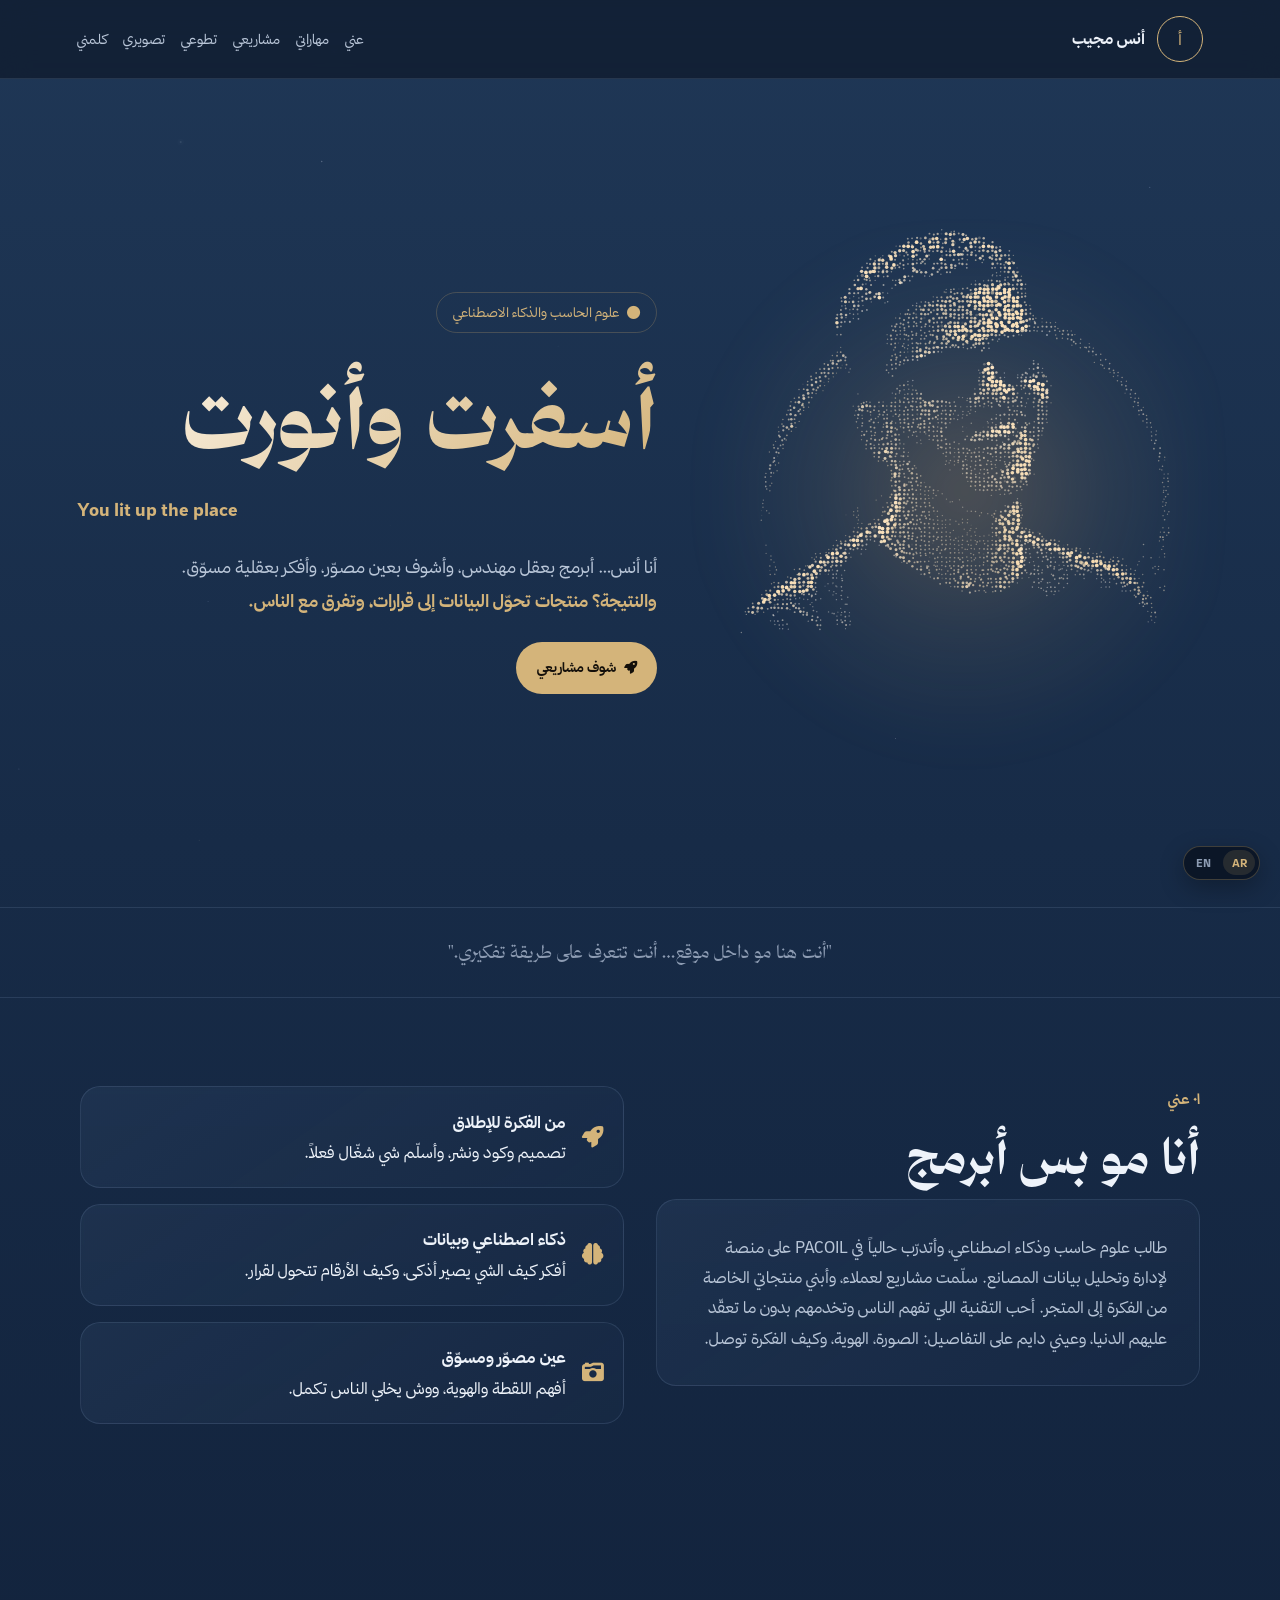
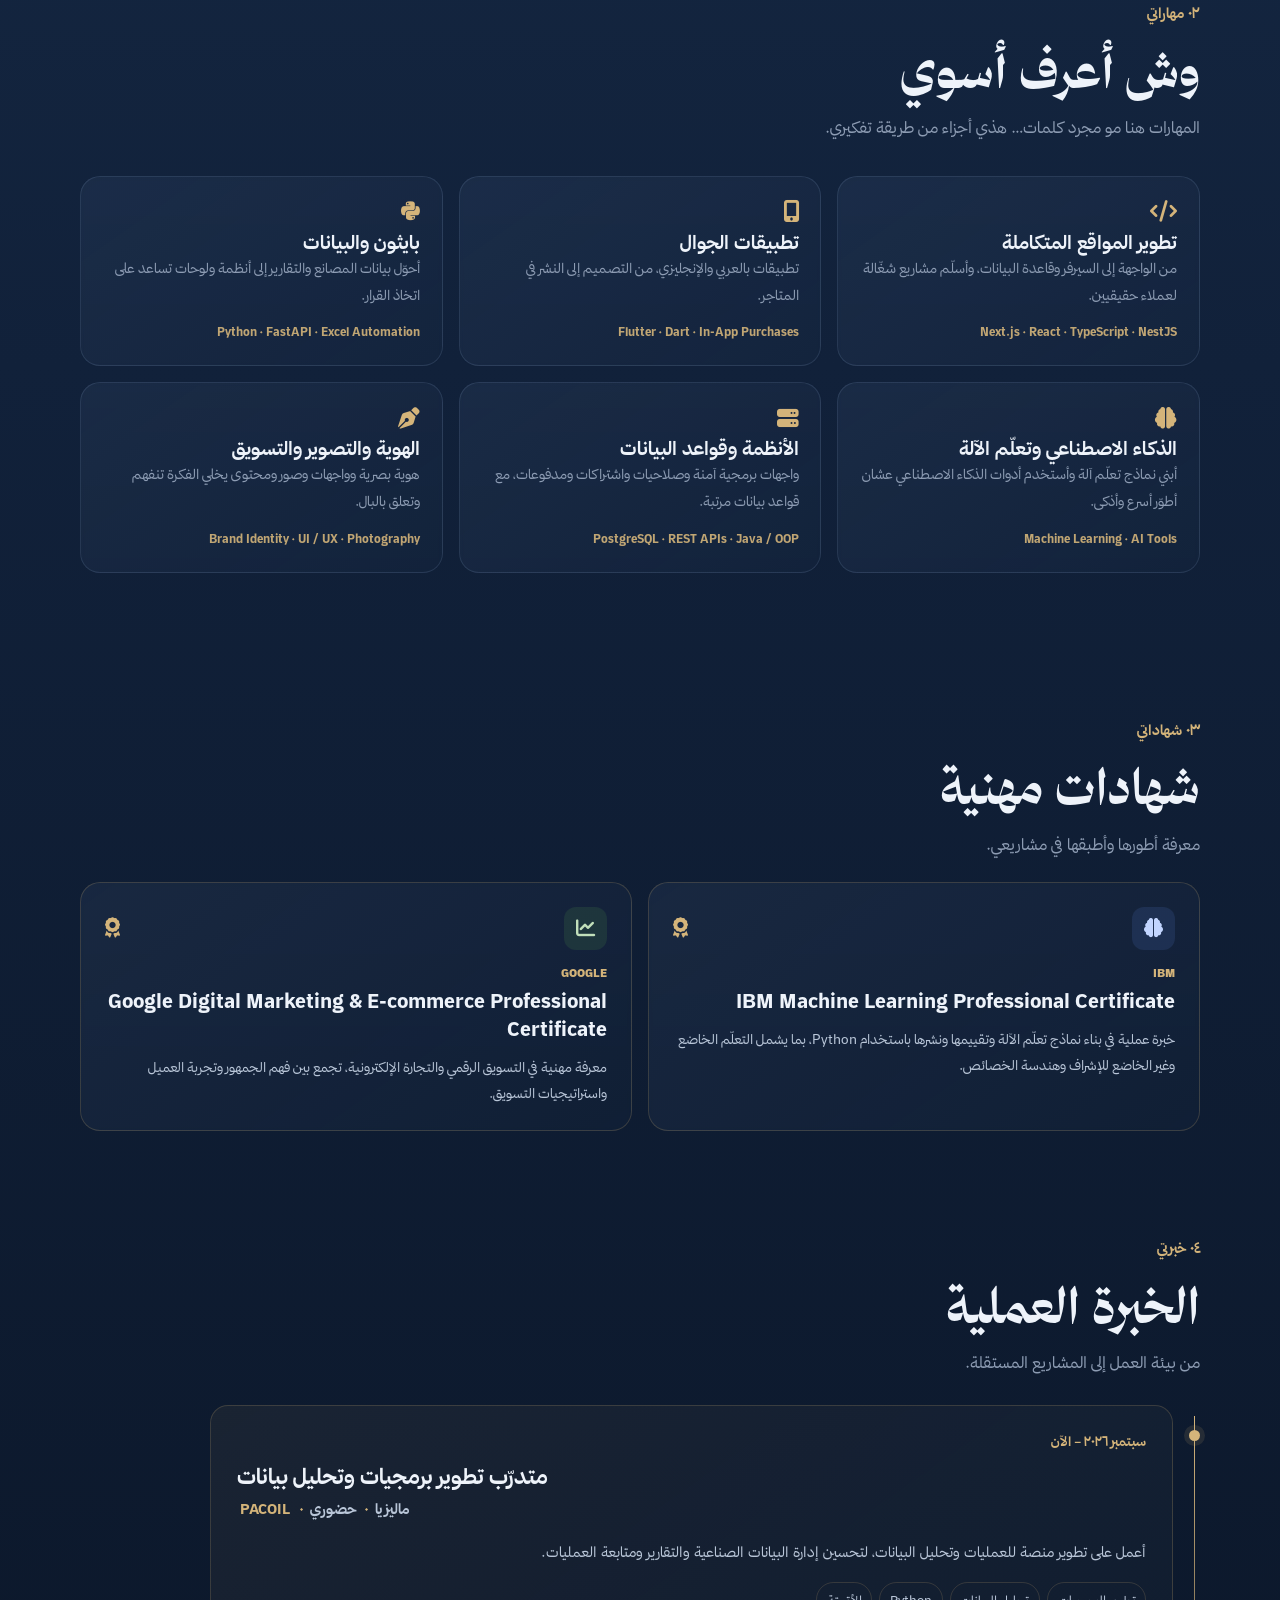
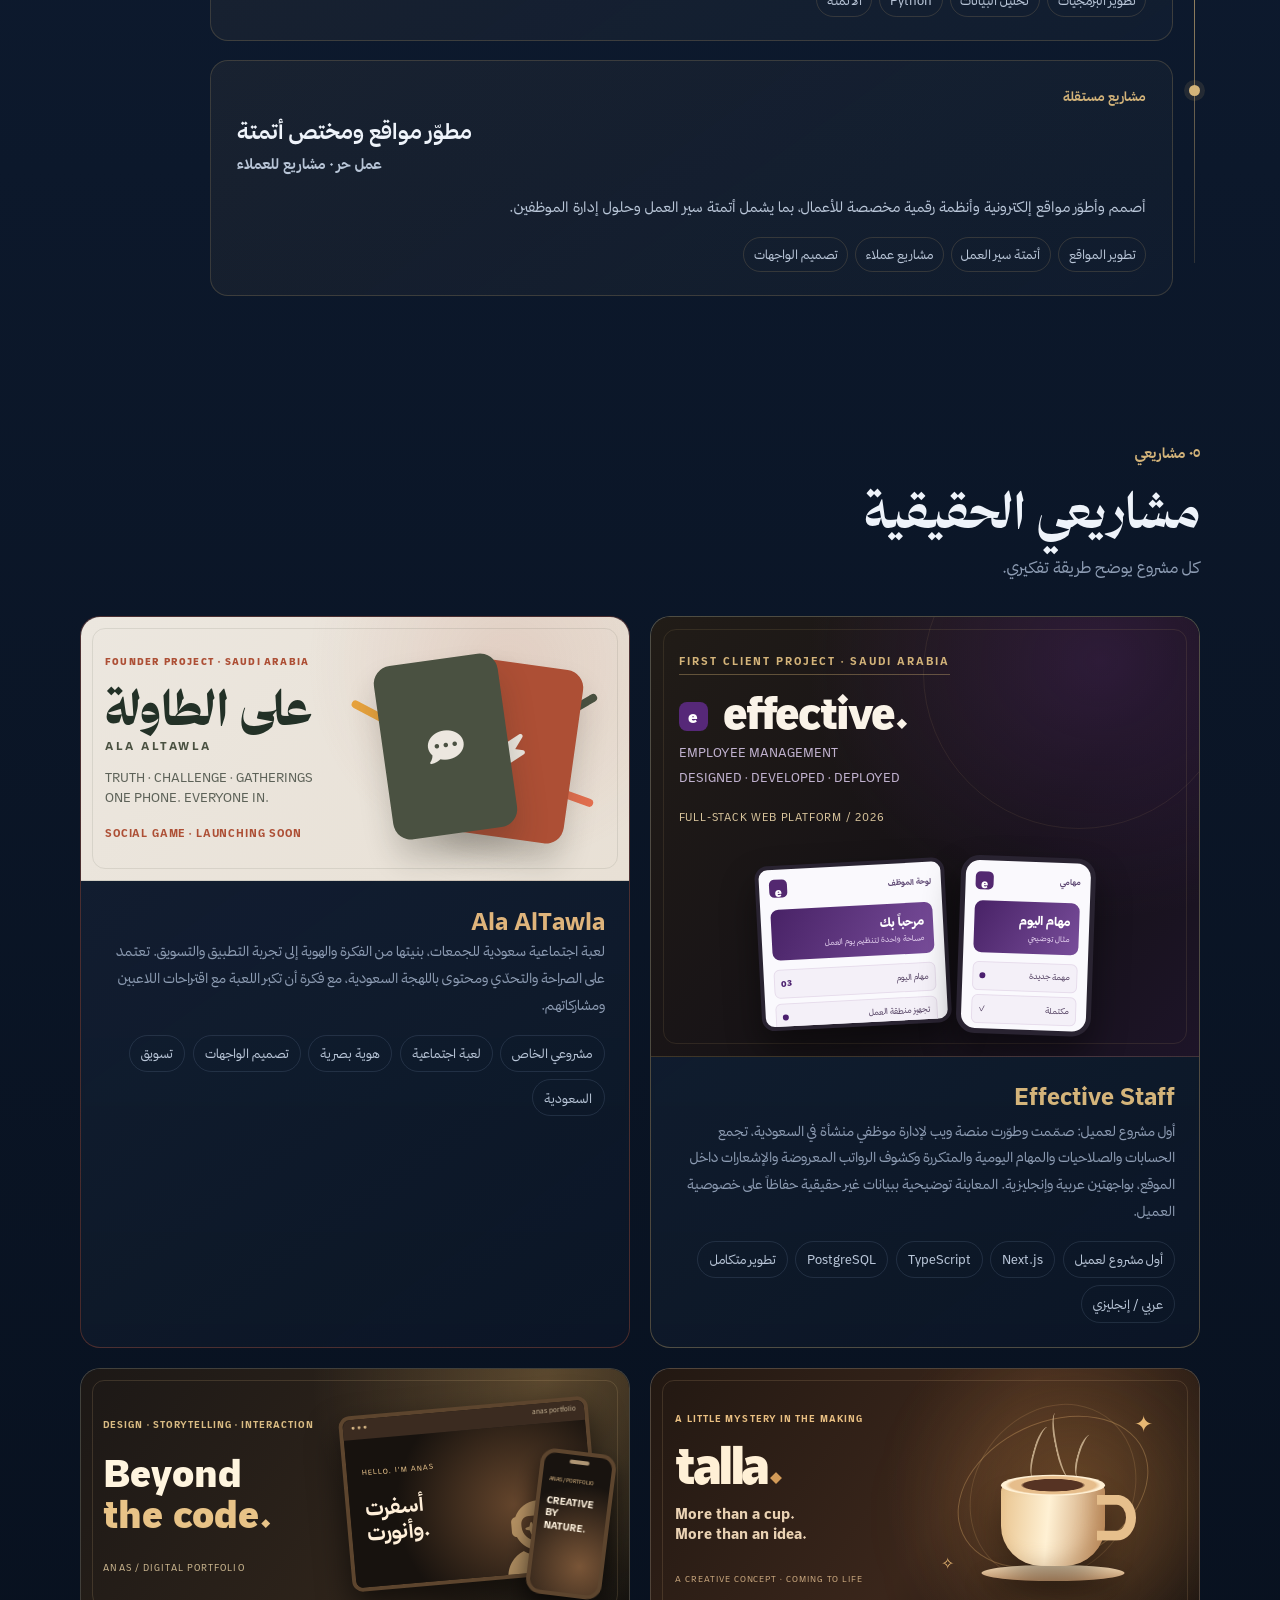
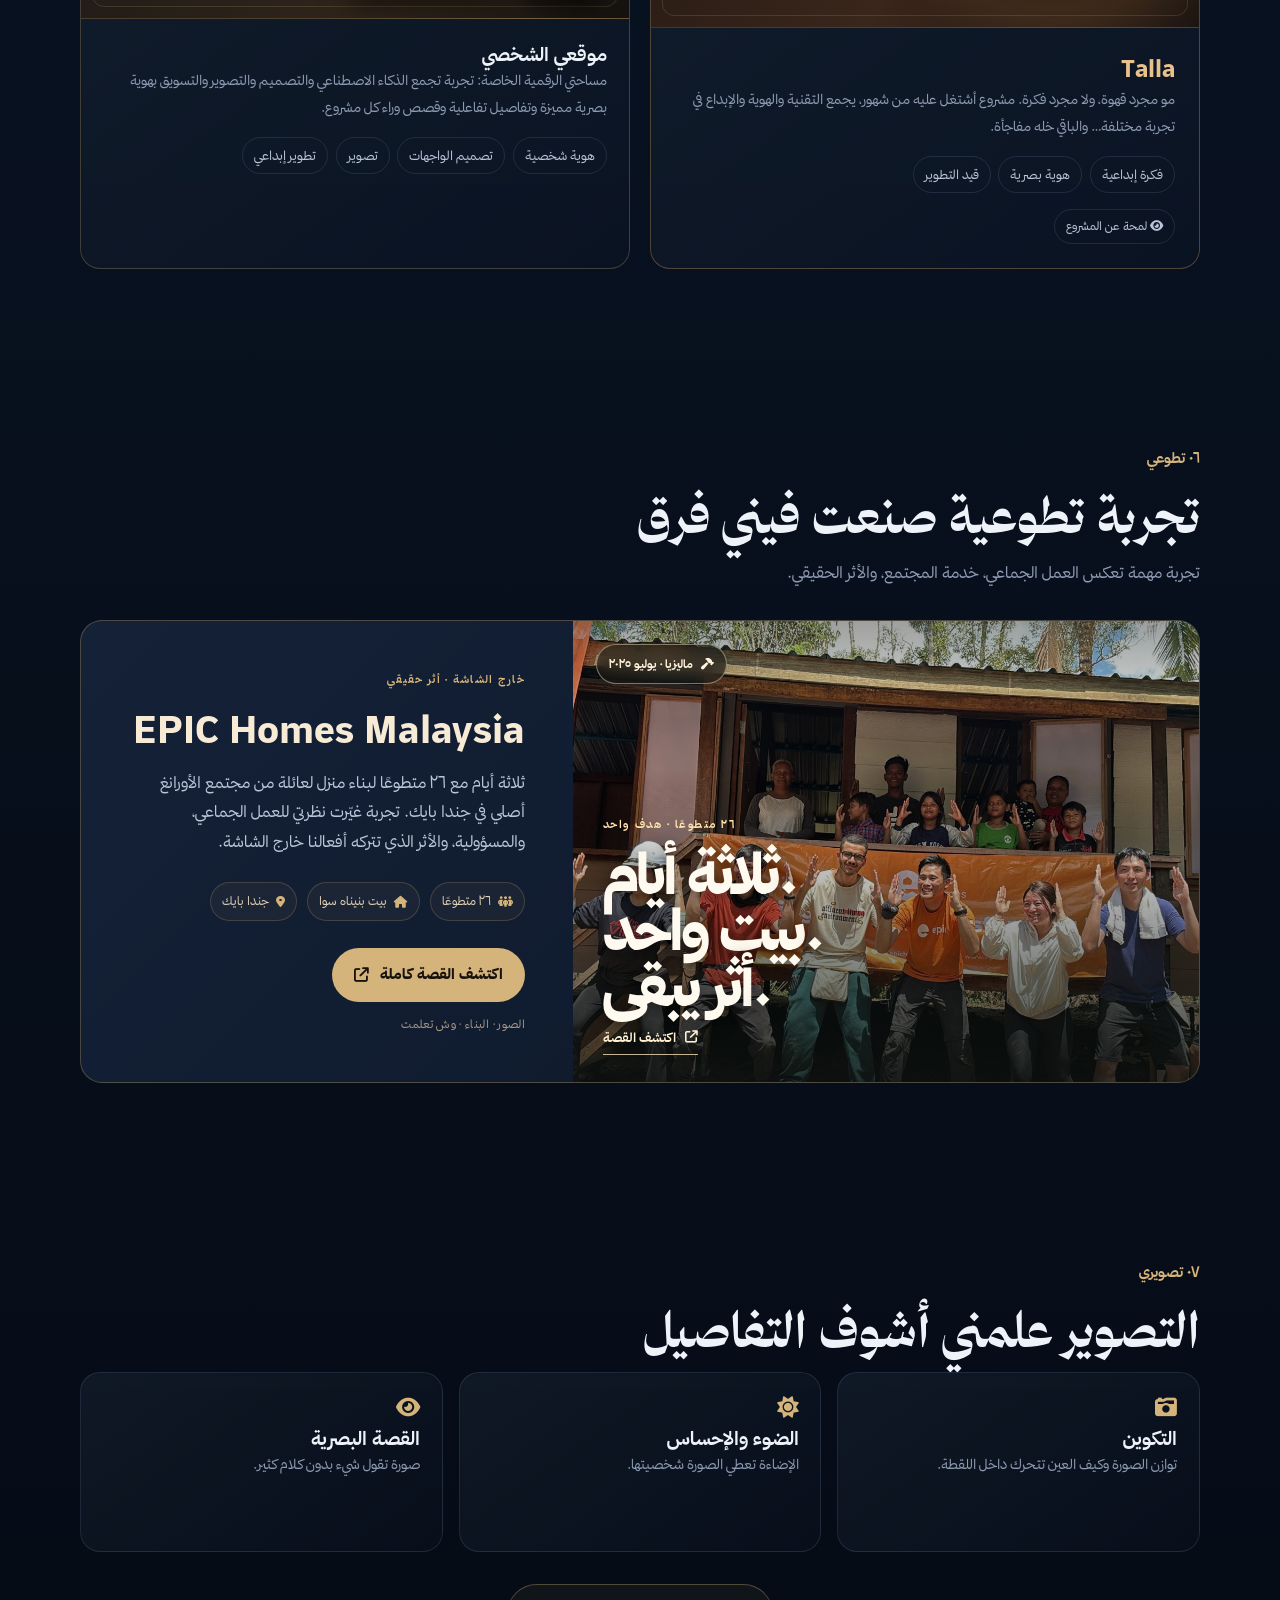
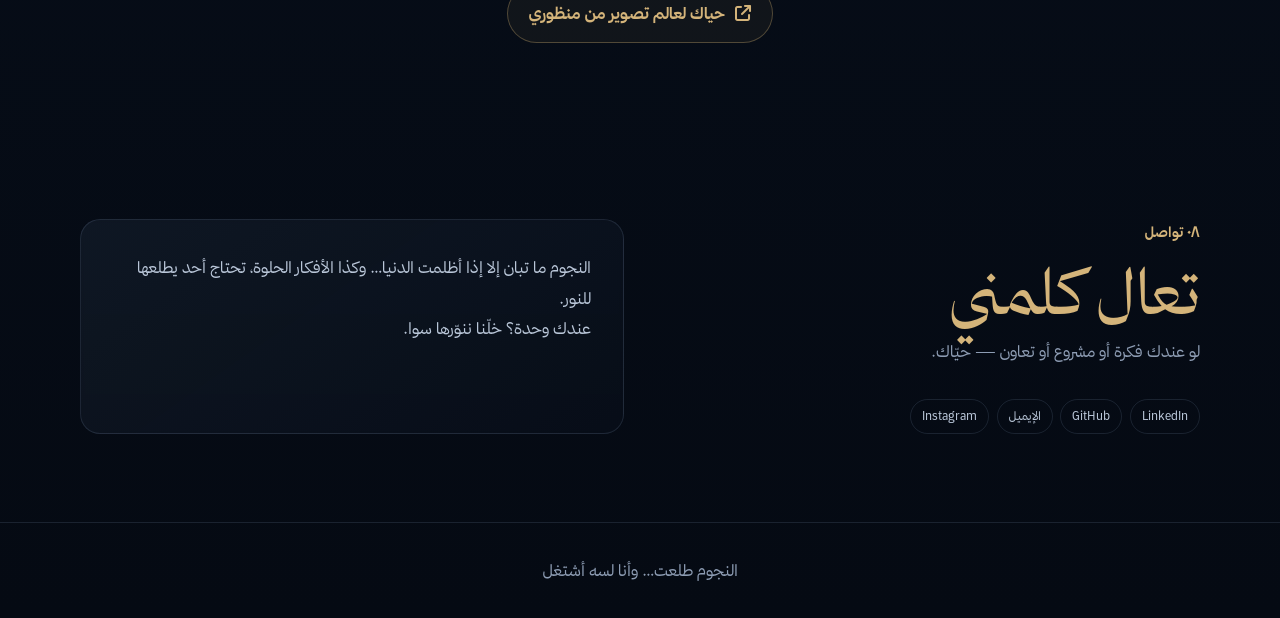
<file: index.html>
<!DOCTYPE html>
<html lang="ar" dir="rtl">
<head>
<meta charset="utf-8">
<meta name="viewport" content="width=device-width,initial-scale=1">
<title>Anas Mugeb | Portfolio</title>
<meta name="description" content="Anas Mugeb — Computer Science &amp; AI student building products where engineering, photography and marketing meet.">
<meta name="theme-color" content="#0e1a2e">
<link rel="icon" href="assets/favicon.svg" type="image/svg+xml">
<link rel="apple-touch-icon" href="assets/apple-touch-icon.png">
<meta property="og:type" content="website">
<meta property="og:title" content="Anas Mugeb | Portfolio">
<meta property="og:description" content="Anas Mugeb — Computer Science &amp; AI student building products where engineering, photography and marketing meet.">
<meta property="og:url" content="https://anoosy99.github.io/anas-portfolio/">
<meta property="og:image" content="https://anoosy99.github.io/anas-portfolio/assets/og-image.jpg">
<meta property="og:image:width" content="1200">
<meta property="og:image:height" content="630">
<meta name="twitter:card" content="summary_large_image">
<link href="https://fonts.googleapis.com/css2?family=Noto+Naskh+Arabic:wght@500;700&family=Tajawal:wght@300;400;500;700;900&display=swap" rel="stylesheet">
<link href="https://cdnjs.cloudflare.com/ajax/libs/font-awesome/6.5.0/css/all.min.css" rel="stylesheet">
<style>
:root{--bg:#0d0c0a;--s:#161410;--s2:#1f1c17;--ink:#f3efe7;--soft:#bdb4a3;--muted:#756c5f;--gold:#c9a96e;--border:rgba(255,255,255,.08);--r:20px;--fb:'Tajawal',sans-serif;--fd:'Noto Naskh Arabic',serif}
*{box-sizing:border-box;margin:0;padding:0}
html{scroll-behavior:smooth}
body{background:var(--bg);color:var(--ink);font-family:var(--fb);line-height:1.85;overflow-x:hidden}
body.intro-lock{overflow:hidden}
a{text-decoration:none;color:inherit}
nav{position:sticky;top:0;z-index:30;display:flex;justify-content:space-between;align-items:center;padding:1rem 6%;background:#0d0c0ae8;border-bottom:1px solid var(--border);backdrop-filter:blur(14px)}
.logo{width:46px;height:46px;border-radius:50%;display:grid;place-items:center;border:1px solid var(--gold);color:var(--gold);font-family:var(--fd)}
.links{display:flex;gap:1rem;list-style:none;font-size:.86rem;color:var(--soft)}
section{padding:5.5rem 6%}
.wrap{max-width:1120px;margin:auto}
.label{color:var(--gold);letter-spacing:.22em;font-size:.74rem;font-weight:900}
.title{font-family:var(--fd);font-size:clamp(2rem,4vw,3.1rem);line-height:1.25;margin:.5rem 0}
.sub{color:var(--muted);max-width:760px;margin-bottom:2rem}
.hero{min-height:92vh;display:grid;align-items:center;padding-top:3.5rem;padding-bottom:3.5rem;overflow:hidden}
.hero-grid{width:min(1280px,100%);margin-inline:auto;display:grid;grid-template-columns:minmax(0,1.08fr) minmax(390px,.92fr);align-items:center;gap:clamp(1.5rem,4vw,4rem);direction:ltr}
.hero-copy{position:relative;z-index:2;max-width:720px;text-align:left;direction:ltr}
html[dir="rtl"] .hero-copy{text-align:right;direction:rtl}
.hero h1{font-family:var(--fd);font-size:clamp(4rem,7vw,6.5rem);line-height:.98;white-space:nowrap;background:linear-gradient(135deg,#fff8ee,var(--gold));-webkit-background-clip:text;color:transparent;margin:1rem 0 .45rem}
.hero-translation{height:44px;display:flex;align-items:center;justify-content:flex-start;color:var(--gold);font-size:1.1rem;font-weight:700;letter-spacing:.04em;margin-bottom:1.2rem;transition:.45s}
html[dir="rtl"] .hero-translation{justify-content:flex-end}
.hero-translation.hide{opacity:0;transform:translateY(12px);filter:blur(4px)}
.lead{max-width:700px;color:var(--soft);font-size:1.08rem}
.badge,.btn{display:inline-flex;align-items:center;gap:.5rem;border:1px solid rgba(201,169,110,.25);border-radius:999px;padding:.45rem 1rem;color:var(--gold);font-size:.82rem}
.btn{margin-top:1.5rem;background:var(--gold);color:#130f0a;font-weight:800;border:0;padding:.85rem 1.3rem;cursor:pointer}
.hero-art{position:relative;min-height:clamp(560px,64vh,730px);display:grid;align-items:end;justify-items:center;pointer-events:none;user-select:none;isolation:isolate}
.hero-art::before{content:'';position:absolute;inset:10% 2% 2%;z-index:-1;background:radial-gradient(circle at 52% 43%,rgba(201,169,110,.19),rgba(201,169,110,.055) 37%,transparent 68%);filter:blur(24px)}
.portrait-image{display:block!important;position:relative;z-index:3;width:min(100%,620px);height:clamp(560px,68vh,760px);object-fit:contain;object-position:center bottom;opacity:1!important;visibility:visible!important;filter:drop-shadow(0 22px 45px rgba(0,0,0,.62));pointer-events:none!important;user-select:none!important;-webkit-user-select:none!important;-webkit-user-drag:none!important;touch-action:none;animation:portraitReveal 1.15s .35s both cubic-bezier(.2,.7,.2,1)}
@keyframes portraitReveal{from{opacity:0;transform:translateY(26px) scale(.975);filter:blur(7px) drop-shadow(0 22px 45px rgba(0,0,0,.62))}to{opacity:1;transform:none;filter:drop-shadow(0 22px 45px rgba(0,0,0,.62))}}
.card{background:linear-gradient(145deg,rgba(255,255,255,.05),rgba(255,255,255,.018));border:1px solid var(--border);border-radius:var(--r)}
.grid2{display:grid;grid-template-columns:1fr 1fr;gap:2rem}
.text-card{padding:2rem;color:var(--soft)}
.mini-list{display:grid;gap:1rem}
.mini{padding:1.2rem;display:flex;gap:1rem;align-items:center}
.ico{color:var(--gold);font-size:1.35rem}
.skills,.projects,.gallery{display:grid;grid-template-columns:repeat(3,1fr);gap:1rem}
.skill,.project-body,.photo-card{padding:1.35rem}
.skill i,.photo-card i{color:var(--gold);font-size:1.35rem}
.skill p,.project p,.photo-card p{color:var(--muted);font-size:.86rem}
.skill .skill-tools{margin-top:.75rem;color:var(--gold);font-size:.74rem;font-weight:700;opacity:.9}
.project{overflow:hidden}
.mock{height:175px;display:grid;place-items:center;text-align:center;font-family:var(--fd);font-size:1.1rem;color:var(--gold);background:radial-gradient(circle at 20% 20%,rgba(201,169,110,.16),transparent 45%),var(--s2)}
.mock.amova{background:radial-gradient(circle at 25% 20%,rgba(98,137,255,.2),transparent 45%),var(--s2)}
.mock.talla{background:radial-gradient(circle at 75% 20%,rgba(163,111,64,.24),transparent 45%),var(--s2)}
.tags,.project-actions,.pills{display:flex;gap:.45rem;flex-wrap:wrap;margin-top:1rem}
.tags span,.project-actions a,.project-actions button,.pill{font:inherit;font-size:.74rem;padding:.34rem .7rem;border:1px solid var(--border);border-radius:999px;color:var(--soft);background:transparent;cursor:pointer}
.project-actions a:hover,.project-actions button:hover,.pill:hover{color:var(--gold);border-color:var(--gold)}
.quote{text-align:center;padding:1.7rem 6%;border-block:1px solid var(--border);color:var(--muted);font-family:var(--fd)}
.photo-card{min-height:180px}
.contact{display:grid;grid-template-columns:1fr 1fr;gap:2rem}
.big{font-family:var(--fd);font-size:clamp(2.5rem,6vw,4rem);color:var(--gold)}
footer{text-align:center;padding:2rem;color:var(--muted);border-top:1px solid var(--border)}
.card,.skill,.project,.photo-card,.mini,.btn,.pill,.project-actions a,.project-actions button,.tags span{transition:.25s}
.card:hover,.skill:hover,.project:hover,.photo-card:hover,.mini:hover{transform:scale(1.03);box-shadow:0 15px 35px rgba(0,0,0,.35)}
.btn:hover,.pill:hover,.project-actions a:hover,.project-actions button:hover,.tags span:hover{transform:scale(1.06)}
.photography-cta{display:flex;justify-content:center;margin-top:2rem}
.photo-btn{display:inline-flex;align-items:center;gap:.6rem;border:1px solid rgba(201,169,110,.35);border-radius:999px;padding:.85rem 1.35rem;color:var(--gold);background:rgba(201,169,110,.06);font-weight:800}
.lang-switch{position:fixed;right:1.25rem;bottom:1.25rem;z-index:100;display:flex;gap:.2rem;padding:.22rem;border:1px solid rgba(201,169,110,.28);border-radius:999px;background:rgba(13,12,10,.86);backdrop-filter:blur(14px);box-shadow:0 8px 24px rgba(0,0,0,.28)}
.lang-switch button{border:0;background:transparent;color:var(--muted);font:700 .68rem var(--fb);padding:.35rem .55rem;border-radius:999px;cursor:pointer}
.lang-switch button.active{background:rgba(201,169,110,.15);color:var(--gold)}
.intro-overlay{position:fixed;inset:0;z-index:9999;background:#090806;display:grid;place-items:center;text-align:center;padding:2rem;transition:opacity .6s,visibility .6s}
.intro-overlay.done{opacity:0;visibility:hidden;pointer-events:none}
.intro-inner{max-width:980px}
.intro-badge,.intro-title,.intro-sub,.intro-line,.intro-button{opacity:0;filter:blur(10px);transform:translateY(18px) scale(.97);animation:introReveal .6s cubic-bezier(.2,.7,.2,1) forwards}
.intro-badge{animation-delay:.05s}.intro-title{animation-delay:.2s;font-family:var(--fd);font-size:clamp(3.3rem,10vw,7.7rem);line-height:1.1;background:linear-gradient(135deg,#fff8ee,var(--gold));-webkit-background-clip:text;color:transparent;margin:1rem 0}.intro-sub{animation-delay:.45s;color:var(--gold);font-weight:700}.intro-line{animation-delay:.6s;color:var(--soft);font-size:clamp(.95rem,2vw,1.15rem);max-width:760px;margin:1rem auto}.intro-button{animation-delay:.75s}.skip-intro{position:absolute;bottom:1.5rem;right:1.5rem;border:0;background:transparent;color:var(--muted);cursor:pointer;font-family:var(--fb)}
@keyframes introReveal{to{opacity:1;filter:blur(0);transform:none}}
.modal{position:fixed;inset:0;z-index:500;display:grid;place-items:center;padding:1.5rem;background:rgba(4,4,3,.78);backdrop-filter:blur(12px);opacity:0;visibility:hidden;transition:.3s}
.modal.open{opacity:1;visibility:visible}.modal-card{position:relative;width:min(680px,100%);padding:clamp(2rem,6vw,4rem);text-align:center;overflow:hidden}.modal-card:before{content:'';position:absolute;inset:-30%;background:radial-gradient(circle,rgba(201,169,110,.13),transparent 55%);pointer-events:none}.modal-icon{font-size:2.4rem;color:var(--gold);margin-bottom:1rem}.modal h3{font-family:var(--fd);font-size:clamp(2rem,5vw,3.5rem);color:var(--gold)}.modal p{position:relative;color:var(--soft);font-size:clamp(1rem,2.4vw,1.25rem);margin:1rem auto 1.5rem;max-width:560px}.modal-close{position:absolute;top:1rem;right:1rem;width:38px;height:38px;border-radius:50%;border:1px solid var(--border);background:rgba(255,255,255,.04);color:var(--soft);cursor:pointer}
@media(max-width:1100px){.hero-grid{grid-template-columns:minmax(0,1fr) minmax(330px,.82fr);gap:1.5rem}.hero h1{font-size:clamp(3.8rem,7vw,5.4rem)}.portrait-image{height:clamp(500px,60vh,660px)}}
@media(max-width:900px){.hero{padding-top:4rem}.hero-grid{grid-template-columns:1fr;gap:.5rem}.hero-copy,html[dir="rtl"] .hero-copy{text-align:center;direction:inherit;margin-inline:auto}.hero-translation,html[dir="rtl"] .hero-translation{justify-content:center}.hero h1{white-space:normal;font-size:clamp(3.4rem,14vw,5.6rem)}.hero-art{min-height:430px;margin-top:.5rem}.portrait-image{width:min(100%,520px);height:min(118vw,590px)}.grid2,.contact{grid-template-columns:1fr}.skills,.projects,.gallery{grid-template-columns:1fr 1fr}.links{display:none}}
@media(max-width:600px){.skills,.projects,.gallery{grid-template-columns:1fr}.portrait-image{height:min(126vw,500px)}}
@media(prefers-reduced-motion:reduce){*,*:before,*:after{animation-duration:.01ms!important;transition-duration:.01ms!important}.intro-overlay{display:none}body.intro-lock{overflow:auto}.portrait-image{animation:none}}

/* Effective Staff: non-interactive case-study poster, integrated with the portfolio's black-and-gold theme. */
.effective-project{grid-column:span 2;border-color:rgba(201,169,110,.34)}
.effective-poster{min-height:245px;position:relative;display:grid;grid-template-columns:minmax(0,.9fr) minmax(0,1.1fr);align-items:center;gap:1.2rem;padding:1.45rem 1.7rem;overflow:hidden;direction:ltr;background:radial-gradient(ellipse at 82% 10%,rgba(85,42,116,.36),transparent 46%),linear-gradient(130deg,#211c17 0%,#151116 62%,#1d1428 100%);border-bottom:1px solid rgba(201,169,110,.18);isolation:isolate}
.effective-poster:before{content:'';position:absolute;inset:12px;border:1px solid rgba(201,169,110,.13);border-radius:13px;pointer-events:none}
.effective-poster:after{content:'';position:absolute;right:-36px;top:-100px;width:310px;height:310px;border:1px solid rgba(201,169,110,.10);border-radius:50%;pointer-events:none}
.effective-poster-copy{z-index:1;text-align:left;align-self:center}
.effective-poster-eyebrow{display:inline-block;color:var(--gold);font:700 .66rem var(--fb);letter-spacing:.19em;text-transform:uppercase;border-bottom:1px solid rgba(201,169,110,.4);padding-bottom:.4rem}
.effective-wordmark{font:900 clamp(1.6rem,3.5vw,2.9rem) var(--fb);color:#faf3e8;line-height:1;margin:.9rem 0 .38rem;letter-spacing:-.045em}
.effective-wordmark i{display:inline-grid;place-items:center;width:29px;height:29px;border-radius:8px;background:#562878;color:#fff;font-size:1.1rem;vertical-align:middle;letter-spacing:0;margin-right:.4rem;font-style:normal}
.effective-poster-copy p{color:#c1b2cf!important;font-size:.79rem!important;line-height:1.5;max-width:275px}
.effective-poster-note{display:inline-block;color:#d7c39b;font-size:.67rem;letter-spacing:.075em;margin-top:1.05rem}
.effective-screens{position:relative;display:flex;gap:.65rem;justify-content:flex-end;align-items:flex-end;z-index:1;transform:rotate(-2deg);pointer-events:none}
.effective-screen{width:min(51%,178px);height:190px;flex-shrink:0;background:#faf9fd;border:4px solid #292331;border-radius:13px;box-shadow:0 18px 35px rgba(0,0,0,.42);overflow:hidden;direction:rtl;padding:.68rem .62rem;text-align:right}
.effective-screen--mobile{height:205px;width:min(40%,128px);border-radius:19px;transform:translateY(11px) rotate(5deg);border-width:5px}
.effective-ui-head{display:flex;align-items:center;justify-content:space-between;font-size:.49rem;color:#5b4571;font-weight:800;gap:.3rem}
.effective-ui-mark{background:#532870;border-radius:5px;width:18px;height:18px;color:white;display:grid;place-items:center;font-weight:900;font-size:.8rem}
.effective-ui-banner{margin:.7rem 0 .55rem;border-radius:8px;padding:.7rem .55rem;background:linear-gradient(120deg,#482266,#784d9a);color:#fff;font-weight:900;font-size:.76rem;line-height:1.3}
.effective-ui-banner small{display:block;font-size:.49rem;font-weight:400;color:#ead8f4;margin-top:.22rem}
.effective-ui-row{background:#f4f0f8;border:1px solid #e7ddec;border-radius:6px;display:flex;justify-content:space-between;align-items:center;padding:.36rem .4rem;margin:.27rem 0;gap:.3rem;color:#4c395b;font-size:.51rem}
.effective-ui-row b{color:#4b1f6f;font-weight:900}.effective-ui-dot{width:6px;height:6px;border-radius:50%;background:#4b1f6f;display:inline-block}
.effective-poster-bottom{margin-top:.7rem;border-top:1px solid #e6ddea;padding-top:.36rem;display:flex;justify-content:space-around;color:#826c91;font-size:.42rem}
.effective-project .project-body{padding:1.6rem}
.effective-project .project-body h3{color:var(--gold);font-family:var(--fd);font-size:1.28rem}
.effective-project .project-body p{max-width:620px;margin:.42rem 0 .3rem}
.effective-project .project-actions{display:none}
@media(max-width:900px){.effective-project{grid-column:span 2}}
@media(max-width:600px){.effective-project{grid-column:span 1}.effective-poster{grid-template-columns:1fr;min-height:0;padding:1.35rem;gap:1.1rem}.effective-poster-copy{text-align:center}.effective-poster-copy p{margin-inline:auto}.effective-screens{justify-content:center}.effective-screen{width:48%}.effective-screen--mobile{width:37%}}

/* Amova portfolio showcase: visual case study, no source-code link */
.amova-project{grid-column:span 2;border-color:rgba(61,172,157,.3)}
.amova-poster{position:relative;min-height:250px;display:grid;grid-template-columns:minmax(0,.9fr) minmax(0,1.1fr);align-items:center;gap:1.3rem;overflow:hidden;padding:1.7rem;direction:ltr;background:radial-gradient(ellipse at 77% 8%,rgba(37,167,159,.28),transparent 48%),linear-gradient(125deg,#102b2b,#10201f 58%,#203b36);border-bottom:1px solid rgba(110,216,192,.2)}
.amova-poster:before{content:'';position:absolute;inset:12px;border:1px solid rgba(168,219,196,.15);border-radius:14px;pointer-events:none}
.amova-poster-copy{position:relative;z-index:1;text-align:left}.amova-poster-eyebrow{font:700 .67rem var(--fb);letter-spacing:.15em;color:#b7e4d3;text-transform:uppercase}.amova-poster-wordmark{font:900 clamp(2rem,5vw,3.4rem) var(--fb);color:#fff9e9;letter-spacing:-.05em;line-height:1.1;margin:.8rem 0}.amova-poster-wordmark i{font-style:normal;display:inline-grid;place-items:center;background:#087e77;color:#ffeed3;width:38px;height:38px;border-radius:12px;font-size:1.7rem;margin-right:.45rem}.amova-poster-copy p{color:#b9d9cb!important;font-size:.84rem!important;line-height:1.55}.amova-poster-note{display:block;color:#e5ca91;font-size:.71rem;margin-top:1.1rem;letter-spacing:.09em}
.amova-showcase{position:relative;z-index:1;display:grid;grid-template-columns:1.1fr .8fr;gap:.7rem;transform:rotate(-3deg);pointer-events:none}.amova-showcase-panel{background:#fcfaf4;border:5px solid #1d4340;border-radius:15px;min-height:184px;padding:12px;color:#173f3c;box-shadow:0 18px 32px rgba(0,0,0,.28);overflow:hidden}.amova-showcase-panel h4{font-size:.85rem;line-height:1.4;color:#104e47}.amova-showcase-panel p{font-size:.6rem!important;line-height:1.4;color:#65827c!important}.amova-showcase-nav{height:8px;width:80%;border-radius:4px;background:#dcebe4;margin-bottom:16px}.amova-showcase-hero{height:53px;border-radius:9px;background:linear-gradient(120deg,#a4cdc3,#ebd8a6);margin:10px 0}.amova-showcase-chip{display:inline-block;height:12px;width:28%;background:#e8ece2;border-radius:8px;margin:3px 2px 0 0}.amova-showcase-panel:last-child{transform:translateY(20px) rotate(5deg)}.amova-showcase-panel:last-child .amova-showcase-hero{height:65px;background:linear-gradient(150deg,#a1d2c6,#e8d4aa 65%,#9fbf9c)}
@media(max-width:600px){.amova-project{grid-column:span 1}.amova-poster{grid-template-columns:1fr;padding:1.5rem;gap:1.25rem}.amova-showcase{max-width:320px;margin:auto;width:100%}.amova-poster-wordmark{font-size:2.5rem}}

/* Refined project grid: featured work shares one row on desktop. */
#projects .projects{display:grid;grid-template-columns:repeat(2,minmax(0,1fr));gap:1.3rem;align-items:stretch}
#projects .projects>.project{grid-column:span 1;min-width:0}
#projects .effective-project,#projects .amova-project{display:flex;flex-direction:column;border-radius:20px}
#projects .effective-poster,#projects .amova-poster{flex:1;min-height:345px;grid-template-columns:1fr;grid-template-rows:auto 1fr;gap:1.3rem;padding:1.7rem;align-content:space-between}
#projects .effective-poster-copy,#projects .amova-poster-copy{align-self:start}
#projects .effective-screens{min-width:0;justify-content:center;align-items:center;transform:rotate(-3deg)}
#projects .effective-screen{height:165px;width:min(47%,190px)}
#projects .effective-screen--mobile{height:178px;width:min(35%,135px)}
#projects .amova-showcase{width:min(100%,375px);margin:0 auto;align-self:center}
#projects .amova-showcase-panel{min-width:0;min-height:150px;padding:10px}
#projects .amova-showcase-panel:last-child{transform:translateY(13px) rotate(5deg)}
#projects .effective-project .project-body,#projects .amova-project .project-body{padding:1.5rem}
#projects .effective-project .project-body h3,#projects .amova-project .project-body h3{font:800 1.5rem var(--fb)}
#projects .amova-project .project-body h3{color:#94d9c9}
#projects .portfolio-project{border-color:rgba(201,169,110,.28)}
#projects .portfolio-poster{position:relative;min-height:250px;display:grid;grid-template-columns:.88fr 1.12fr;align-items:center;gap:1rem;padding:1.4rem;overflow:hidden;direction:ltr;background:radial-gradient(circle at 85% 5%,rgba(230,186,109,.24),transparent 45%),linear-gradient(125deg,#1c1816,#30251b 65%,#14120f);border-bottom:1px solid rgba(201,169,110,.25)}
#projects .portfolio-poster:before{content:"";position:absolute;inset:11px;border:1px solid rgba(231,195,137,.16);border-radius:12px;pointer-events:none}
#projects .portfolio-poster-copy{z-index:1;text-align:left}
#projects .portfolio-kicker{color:#d9bb83;font-size:.58rem;font-weight:800;letter-spacing:.11em}
#projects .portfolio-poster-copy>strong{display:block;font:900 clamp(1.55rem,3vw,2.55rem) var(--fb);line-height:1.05;color:#fff5df;margin:1rem 0}
#projects .portfolio-poster-copy>strong em{font-style:normal;color:#e8c387}
#projects .portfolio-poster-note{font-size:.57rem;letter-spacing:.12em;color:#cbb68f}
#projects .portfolio-devices{position:relative;display:flex;justify-content:center;align-items:center;min-width:0;z-index:1}
#projects .portfolio-desktop{width:min(100%,250px);height:176px;overflow:hidden;border:4px solid #5d452e;border-radius:11px;background:#17120d;transform:rotate(-5deg);box-shadow:0 15px 32px #0009}
#projects .portfolio-toolbar{height:20px;background:#3b2b20;padding:2px 8px;font-size:.42rem;color:#dbba88;display:flex;justify-content:space-between}
#projects .portfolio-toolbar span{color:#c8b696}
#projects .portfolio-preview{position:relative;height:156px;padding:15px;background:radial-gradient(circle at 68% 50%,#64452c,#17120e 65%)}
#projects .portfolio-preview small{font-size:.45rem;letter-spacing:.14em;color:#ebc68e}
#projects .portfolio-preview strong{display:block;color:#ffefd9;font-size:1.3rem;line-height:1.2;margin-top:12px}
#projects .portfolio-preview i{position:absolute;bottom:0;right:20px;color:#d3ad76;font-size:5rem;opacity:.75}
#projects .portfolio-mobile{position:absolute;right:-3px;bottom:-15px;width:76px;height:146px;border:4px solid #5d452e;border-radius:15px;background:radial-gradient(circle at 70% 80%,#795537,#18130f 68%);transform:rotate(7deg);box-shadow:0 12px 22px #0009;padding:22px 7px 6px;text-align:left;display:flex;flex-direction:column;gap:9px;color:#fff3df}
#projects .portfolio-notch{position:absolute;top:5px;left:25px;width:20px;height:4px;border-radius:5px;background:#ae9574}
#projects .portfolio-mobile small{font-size:.32rem;color:#edc78f}
#projects .portfolio-mobile strong{font-size:.62rem;line-height:1.25}
#projects .portfolio-mobile i{color:#dfbc81;font-size:1.4rem}
@media(max-width:850px){#projects .projects{grid-template-columns:1fr}#projects .effective-poster,#projects .amova-poster{min-height:0;grid-template-columns:minmax(0,.85fr) minmax(0,1.15fr);grid-template-rows:auto;align-items:center}#projects .effective-screens{justify-content:center}}
@media(max-width:600px){#projects .effective-poster,#projects .amova-poster{grid-template-columns:1fr;gap:1.3rem}#projects .portfolio-poster{grid-template-columns:1fr;gap:1.5rem}#projects .portfolio-devices{margin:0 1rem 1.2rem}#projects .portfolio-desktop{width:230px}}


/* Ala AlTawla: Saudi social game / brand-led product showcase; no source-code link. */
#projects .alaaltawla-project{border-color:rgba(173,79,53,.38);overflow:hidden}
#projects .alaaltawla-poster{position:relative;min-height:255px;padding:1.5rem;display:grid;grid-template-columns:.9fr 1.1fr;gap:1.1rem;align-items:center;direction:ltr;overflow:hidden;background:radial-gradient(circle at 78% 18%,rgba(173,79,53,.14),transparent 42%),linear-gradient(135deg,#ece7df 0%,#e8e0d5 100%);border-bottom:1px solid rgba(74,81,65,.16);isolation:isolate}
#projects .alaaltawla-poster:before{content:"";position:absolute;inset:11px;border:1px solid rgba(74,81,65,.12);border-radius:13px;pointer-events:none}
#projects .alaaltawla-copy{position:relative;z-index:2;text-align:left;color:#233127}
#projects .alaaltawla-eyebrow{display:block;color:#ad4f35;font-size:.58rem;font-weight:900;letter-spacing:.13em;text-transform:uppercase}
#projects .alaaltawla-wordmark{display:block;font:900 clamp(1.8rem,4vw,3rem) var(--fd);color:#233127;line-height:1.05;margin:.75rem 0 .35rem}
#projects .alaaltawla-wordmark-en{display:block;color:#4a5141;font:800 .72rem var(--fb);letter-spacing:.22em}
#projects .alaaltawla-copy p{color:#5d6258!important;font-size:.8rem!important;line-height:1.55;margin-top:.9rem;max-width:280px}
#projects .alaaltawla-note{display:block;color:#ad4f35;font-size:.66rem;font-weight:800;letter-spacing:.08em;margin-top:1rem}
#projects .alaaltawla-art{position:relative;min-height:215px;display:grid;place-items:center;z-index:1}
#projects .alaaltawla-card{position:absolute;width:125px;height:175px;border-radius:18px;display:grid;place-items:center;box-shadow:0 20px 30px rgba(41,42,34,.22);font-size:2.25rem}
#projects .alaaltawla-card.truth{background:#4a5141;color:#ece7df;transform:translate(-27px,-2px) rotate(-8deg);z-index:2}
#projects .alaaltawla-card.challenge{background:#ad4f35;color:#ece7df;transform:translate(39px,2px) rotate(8deg);z-index:1}
#projects .alaaltawla-spark{position:absolute;width:36px;height:8px;border-radius:99px;background:#e8a33d}
#projects .alaaltawla-spark.s1{left:4%;top:31%;transform:rotate(28deg)}
#projects .alaaltawla-spark.s2{right:2%;top:28%;transform:rotate(-30deg);background:#4a5141}
#projects .alaaltawla-spark.s3{right:4%;bottom:25%;transform:rotate(20deg);background:#e46f4f}
#projects .alaaltawla-project .project-body{padding:1.5rem}
#projects .alaaltawla-project .project-body h3{font-size:1.5rem;color:#dfb47b}
@media(max-width:600px){#projects .alaaltawla-poster{grid-template-columns:1fr;gap:.6rem}.alaaltawla-copy{text-align:center!important}.alaaltawla-copy p{margin-inline:auto}.alaaltawla-art{min-height:205px}}

/* Talla: conceptual coffee teaser; entirely illustrated with CSS. */
#projects .talla-project{border-color:rgba(192,143,88,.38);overflow:hidden}
#projects .talla-poster{position:relative;min-height:255px;padding:1.5rem;display:grid;grid-template-columns:1fr 1fr;gap:.7rem;align-items:center;direction:ltr;overflow:hidden;background:radial-gradient(circle at 78% 45%,rgba(197,132,62,.22),transparent 43%),linear-gradient(125deg,#221812,#3a261b 54%,#171210);border-bottom:1px solid rgba(222,173,110,.2);isolation:isolate}
#projects .talla-poster:before{content:"";position:absolute;inset:11px;border:1px solid rgba(243,202,146,.14);border-radius:12px;pointer-events:none}
#projects .talla-light{position:absolute;width:230px;height:230px;border-radius:50%;background:rgba(240,167,80,.12);filter:blur(47px);right:2%;top:12%}
#projects .talla-poster-copy{position:relative;z-index:2;text-align:left}
#projects .talla-eyebrow{display:block;color:#e9bf82;font-size:.57rem;font-weight:800;letter-spacing:.12em}
#projects .talla-wordmark{display:block;color:#fff0d6;font:900 clamp(2.2rem,4vw,3.7rem) var(--fb);line-height:1;letter-spacing:-.07em;margin:.8rem 0}
#projects .talla-wordmark span{color:#d39b58}
#projects .talla-poster-tagline{display:block;color:#ead2b3;font-size:.93rem;line-height:1.35;font-weight:700}
#projects .talla-poster-bottom{display:block;color:#c8a67d;font-size:.53rem;letter-spacing:.11em;margin-top:1.7rem}
#projects .talla-art{position:relative;min-height:210px;isolation:isolate}
#projects .talla-orbit{position:absolute;left:50%;top:47%;border:1px solid rgba(238,187,116,.31);border-radius:50%;transform:translate(-50%,-50%) rotate(-25deg)}
#projects .talla-orbit-one{width:200px;height:140px}
#projects .talla-orbit-two{width:157px;height:185px;transform:translate(-50%,-50%) rotate(35deg);border-color:rgba(238,187,116,.16)}
#projects .talla-cup{position:absolute;left:50%;top:49%;width:104px;height:82px;transform:translate(-50%,-15%);background:linear-gradient(95deg,#e9c48f,#fff1d4 45%,#c39060);border-radius:8px 8px 40px 40px;box-shadow:inset -12px -5px 17px #92603644,0 20px 30px #0005;z-index:2}
#projects .talla-cup-top{position:absolute;top:-9px;left:0;width:100%;height:21px;background:radial-gradient(ellipse,#563323 0 40%,#e6bd8b 44% 58%,#fff0d4 65%);border-radius:50%}
#projects .talla-cup-handle{position:absolute;right:-31px;top:11px;width:39px;height:46px;border:10px solid #e6bf8c;border-left:0;border-radius:0 50% 50% 0;z-index:-1}
#projects .talla-saucer{position:absolute;left:50%;top:82%;width:143px;height:16px;border-radius:50%;background:linear-gradient(#f9e1bc,#bd9168);transform:translateX(-50%);box-shadow:0 12px 22px #0005}
#projects .talla-steam{position:absolute;bottom:59%;width:15px;height:53px;border-left:2px solid #f4ddb8;border-radius:50%;opacity:.65;transform:rotate(16deg)}
#projects .talla-steam-one{left:42%}#projects .talla-steam-two{left:51%;height:67px;transform:rotate(-12deg)}#projects .talla-steam-three{left:60%;height:45px}
#projects .talla-spark{position:absolute;color:#e8b873;z-index:3}
#projects .talla-spark-one{right:9%;top:4%;font-size:1.45rem}#projects .talla-spark-two{left:4%;bottom:12%;font-size:1rem}
#projects .talla-project .project-body{padding:1.5rem}
#projects .talla-project .project-body h3{font-size:1.5rem;color:#e9c18c}
@media(max-width:600px){#projects .talla-poster{grid-template-columns:1fr;gap:0}#projects .talla-art{min-height:215px}#projects .talla-poster-bottom{margin-top:1rem}}

/* Paused portfolio projects remain in source but never appear on the live page. */
#projects .project[hidden]{display:none!important}
/* EPIC Homes: real-photo editorial feature, designed to invite visitors into the full story. */
#volunteering .epic-feature{max-width:1120px;margin:0 auto}
#volunteering .epic-card{display:grid;grid-template-columns:minmax(0,1.12fr) minmax(0,.88fr);overflow:hidden;border:1px solid rgba(201,169,110,.33);background:linear-gradient(135deg,#1b1915,#201c16);border-radius:22px}
#volunteering .epic-visual{position:relative;display:block;min-height:440px;overflow:hidden;isolation:isolate}
#volunteering .epic-visual img{display:block;width:100%;height:100%;position:absolute;inset:0;object-fit:cover;object-position:center;transition:transform .65s ease}
#volunteering .epic-visual:hover img,#volunteering .epic-visual:focus-visible img{transform:scale(1.055)}
#volunteering .epic-image-shade{position:absolute;inset:0;background:linear-gradient(180deg,rgba(14,16,12,.40),transparent 32%,rgba(12,17,15,.82));z-index:1}
#volunteering .epic-image-badge{position:absolute;top:23px;left:23px;z-index:2;display:inline-flex;align-items:center;gap:8px;padding:8px 12px;border-radius:99px;color:#fff1da;border:1px solid rgba(255,244,213,.43);background:rgba(18,18,15,.54);font-size:.72rem;font-weight:700;letter-spacing:.08em;backdrop-filter:blur(9px)}
#volunteering .epic-image-copy{position:absolute;bottom:27px;left:30px;right:24px;z-index:2;display:flex;flex-direction:column;align-items:flex-start;gap:12px;text-align:left;direction:ltr}
#volunteering .epic-image-copy small{color:#ffe3b1;letter-spacing:.14em;font-size:.68rem;font-weight:800}
#volunteering .epic-image-copy strong{font:900 clamp(2.5rem,4.4vw,4.6rem)/.99 var(--fb);color:#fffaf0;letter-spacing:-.045em;text-shadow:0 3px 16px #0008}
#volunteering .epic-image-cta{display:inline-flex;align-items:center;gap:9px;font-size:.79rem;font-weight:800;color:#fff1d2;border-bottom:1px solid rgba(255,235,194,.75);padding-bottom:5px}
#volunteering .epic-details{display:flex;flex-direction:column;justify-content:center;padding:clamp(1.7rem,4vw,3rem);min-width:0}
#volunteering .epic-details-eyebrow{font-size:.67rem;font-weight:800;color:var(--gold);letter-spacing:.12em}
#volunteering .epic-details h3{font:800 clamp(1.65rem,3vw,2.4rem) var(--fb);line-height:1.2;color:#f7ebd6;margin:1rem 0}
#volunteering .epic-details p{color:var(--soft);line-height:1.85;font-size:1rem;margin-bottom:1.6rem}
#volunteering .epic-moments{display:flex;flex-wrap:wrap;gap:10px;margin-bottom:1.7rem}
#volunteering .epic-moments span{display:inline-flex;align-items:center;gap:7px;border:1px solid rgba(201,169,110,.23);background:rgba(201,169,110,.055);border-radius:99px;padding:7px 11px;font-size:.75rem;color:#e1d1b7}
#volunteering .epic-moments i{color:var(--gold)}
#volunteering .epic-action{margin-top:auto;display:flex;flex-direction:column;align-items:flex-start;gap:11px}
#volunteering .epic-story-link{display:inline-flex;align-items:center;gap:12px;border-radius:99px;background:var(--gold);color:#17120d;padding:13px 22px;font-size:.9rem;font-weight:900;transition:transform .2s,background .2s}
#volunteering .epic-story-link:hover,#volunteering .epic-story-link:focus-visible{transform:translateY(-3px);background:#ead1a0}
#volunteering .epic-action>span{color:#a79a87;font-size:.72rem;letter-spacing:.03em}
@media(max-width:830px){#volunteering .epic-card{grid-template-columns:1fr}#volunteering .epic-visual{min-height:390px}#volunteering .epic-details{padding:2rem}}
@media(max-width:480px){#volunteering .epic-visual{min-height:365px}#volunteering .epic-image-copy{left:20px;bottom:22px}#volunteering .epic-image-copy strong{font-size:2.65rem}#volunteering .epic-details{padding:1.55rem}}
@media(prefers-reduced-motion:reduce){#volunteering .epic-visual img,#volunteering .epic-story-link{transition:none}}

/* Compact professional certification cards */
#certifications{padding-top:3.5rem;padding-bottom:3.5rem}
#certifications .sub{margin-bottom:1.4rem}
.certifications-grid{display:grid;grid-template-columns:repeat(2,minmax(0,1fr));gap:1rem}
.certification-card{padding:1.5rem;display:flex;flex-direction:column;align-items:flex-start;min-height:216px;border-color:rgba(201,169,110,.22);background:linear-gradient(145deg,rgba(201,169,110,.085),rgba(255,255,255,.018) 58%,rgba(255,255,255,.03));transition:transform .25s ease,border-color .25s ease,box-shadow .25s ease}
.certification-card:hover{transform:translateY(-4px);border-color:rgba(201,169,110,.48);box-shadow:0 18px 38px rgba(0,0,0,.22)}
.certification-top{width:100%;display:flex;align-items:center;justify-content:space-between;gap:1rem;margin-bottom:.7rem}
.certification-symbol{width:43px;height:43px;display:grid;place-items:center;border-radius:12px;font-size:1.2rem}
.certification-ibm{color:#c2d5ff;background:rgba(79,112,186,.18)}.certification-google{color:#c1dfba;background:rgba(78,132,73,.19)}
.certification-award{color:var(--gold);font-size:1.25rem}.certification-issuer{font-size:.72rem;font-weight:900;letter-spacing:.15em;color:var(--gold)}
.certification-card h3{font-family:var(--fb);font-size:clamp(1.06rem,1.65vw,1.25rem);line-height:1.4;margin:.25rem 0 .65rem;color:var(--ink);direction:ltr;text-align:left}
.certification-card p{color:var(--soft);font-size:.84rem;line-height:1.7;margin:0}
@media(max-width:650px){.certifications-grid{grid-template-columns:1fr}.certification-card{min-height:0}#certifications{padding-top:2.4rem;padding-bottom:2.4rem}}
@media(prefers-reduced-motion:reduce){.certification-card{transition:none}.certification-card:hover{transform:none}}

/* Compact professional experience timeline */
#experience{padding-top:3rem;padding-bottom:3.5rem}
#experience .sub{margin-bottom:1.65rem}
.experience-timeline{position:relative;display:grid;gap:1.15rem;max-width:990px;padding-inline-start:27px}
.experience-timeline:before{content:"";position:absolute;top:11px;bottom:33px;inset-inline-start:5px;width:1px;background:linear-gradient(var(--gold),rgba(201,169,110,.19))}
.experience-entry{position:relative;min-width:0}
.experience-marker{position:absolute;inset-inline-start:-27px;top:25px;width:11px;height:11px;border-radius:50%;background:var(--gold);box-shadow:0 0 0 5px rgba(201,169,110,.13)}
.experience-content{padding:1.45rem 1.6rem;border:1px solid rgba(201,169,110,.21);border-radius:18px;background:linear-gradient(145deg,rgba(201,169,110,.065),rgba(255,255,255,.018));transition:border-color .25s,transform .25s,box-shadow .25s}
.experience-content:hover{border-color:rgba(201,169,110,.45);transform:translateY(-2px);box-shadow:0 15px 32px rgba(0,0,0,.15)}
.experience-date{display:block;color:var(--gold);font-size:.75rem;font-weight:800;letter-spacing:.055em;margin-bottom:.5rem}
.experience-content h3{font:800 clamp(1.1rem,2vw,1.35rem)/1.35 var(--fb);color:var(--ink);margin:0 0 .3rem;direction:ltr;text-align:start}
.experience-company{color:var(--soft);font-size:.9rem;font-weight:700;direction:ltr;text-align:start}
.experience-company span{color:var(--gold);padding:0 .2rem}
.experience-content p{color:var(--soft);font-size:.9rem;line-height:1.75;margin:.9rem 0 0;max-width:760px}
.experience-tags{display:flex;flex-wrap:wrap;gap:.45rem;margin-top:1rem}
.experience-tags span{font-size:.7rem;border:1px solid rgba(201,169,110,.19);border-radius:99px;padding:.27rem .6rem;color:var(--soft)}
@media(max-width:600px){#experience{padding-top:2.25rem;padding-bottom:2.4rem}.experience-content{padding:1.2rem}.experience-timeline{padding-inline-start:22px}.experience-marker{inset-inline-start:-22px}}
@media(prefers-reduced-motion:reduce){.experience-content{transition:none}.experience-content:hover{transform:none}}
</style>
<link rel="stylesheet" href="assets/thmanyah-arabic.css">
<link rel="stylesheet" href="assets/blue-hour.css">
</head>
<body class="intro-lock">
<div class="intro-overlay" id="introOverlay"><div class="intro-inner"><div class="badge intro-badge"><i class="fa-solid fa-circle"></i> <span data-ar="علوم الحاسب والذكاء الاصطناعي">Computer Science &amp; Artificial Intelligence</span></div><div class="intro-title">أسفرت وأنورت</div><div class="intro-sub">Welcome To My View</div><p class="intro-line" data-ar="أنا أنس — أبني أفكار يلتقي فيها الذكاء الاصطناعي والبرمجة والتصوير والتسويق.">I am Anas — building ideas where artificial intelligence, code, photography, and marketing meet.</p><button class="btn intro-button" id="enterSite"><i class="fa-solid fa-arrow-down"></i> <span data-ar="ادخل">Enter</span></button></div><button class="skip-intro" id="skipIntro" data-ar="تخطّي المقدمة">Skip intro</button></div>
<div class="lang-switch" aria-label="Language switcher"><button class="active" data-lang-btn="ar">AR</button><button data-lang-btn="en">EN</button></div>
<nav><div class="brand"><div class="logo">أ</div><span class="brand-name" data-ar="أنس مجيب">Anas Mugeb</span></div><ul class="links"><li><a data-i18n="navAbout" href="#about">عني</a></li><li><a data-i18n="navSkills" href="#skills">مهاراتي</a></li><li><a data-i18n="navProjects" href="#projects">مشاريعي</a></li><li><a data-i18n="navVolunteering" href="#volunteering">تطوعي</a></li><li><a data-i18n="navPhotography" href="#photography">تصويري</a></li><li><a data-i18n="navContact" href="#contact">كلمني</a></li></ul></nav>
<section class="hero"><div class="hero-grid"><div class="hero-copy"><div class="badge"><i class="fa-solid fa-circle"></i> <span data-i18n="badge">Computer Science &amp; Artificial Intelligence</span></div><h1 data-i18n="heroTitle">My Portfolio</h1><div class="hero-translation" id="heroTranslation">Welcome To My View</div><p class="lead" data-i18n-html="heroLead">أنا أنس… أبرمج بعقل مهندس، وأشوف بعين مصوّر، وأفكر بعقلية مسوّق.<br><b style="color:var(--gold)">والنتيجة؟ منتجات تحوّل البيانات إلى قرارات، وتفرق مع الناس.</b></p><a class="btn" href="#projects"><i class="fa-solid fa-rocket"></i> <span data-i18n="heroBtn">شوف مشاريعي</span></a></div><div class="hero-art" aria-hidden="true"><img class="portrait-image" src="./assets/anas-digital-portrait.webp?v=20260716-final" alt="" aria-hidden="true" draggable="false" data-disable-visual-search="true" data-no-visual-search="true" oncontextmenu="return false"></div></div></section>
<div class="quote" data-i18n="quote">"أنت هنا مو داخل موقع… أنت تتعرف على طريقة تفكيري."</div>
<section id="about"><div class="wrap grid2"><div><div class="label" data-i18n="aboutLabel">٠١ عني</div><h2 class="title" data-i18n="aboutTitle">أنا مو بس أبرمج</h2><div class="card text-card" data-i18n="aboutText">طالب علوم حاسب وذكاء اصطناعي، وأتدرّب حالياً في PACOIL على منصة لإدارة وتحليل بيانات المصانع. سلّمت مشاريع لعملاء، وأبني منتجاتي الخاصة من الفكرة إلى المتجر. أحب التقنية اللي تفهم الناس وتخدمهم بدون ما تعقّد عليهم الدنيا، وعيني دايم على التفاصيل: الصورة، الهوية، وكيف الفكرة توصل.</div></div><div class="mini-list"><div class="card mini"><i class="ico fa-solid fa-rocket"></i><div><b data-i18n="miniBuildTitle"></b><p data-i18n="miniBuild"></p></div></div><div class="card mini"><i class="ico fa-solid fa-brain"></i><div><b data-i18n="miniAiTitle"></b><p data-i18n="miniAi"></p></div></div><div class="card mini"><i class="ico fa-solid fa-camera-retro"></i><div><b data-i18n="miniEyeTitle"></b><p data-i18n="miniEye"></p></div></div></div></div></section>
<section id="skills"><div class="wrap"><div class="label" data-i18n="skillsLabel">٠٢ مهاراتي</div><h2 class="title" data-i18n="skillsTitle">وش أعرف أسوي</h2><p class="sub" data-i18n="skillsSub">المهارات هنا مو مجرد كلمات… هذي أجزاء من طريقة تفكيري.</p><div class="skills"><div class="card skill"><i class="fa-solid fa-code"></i><h3 data-ar="تطوير المواقع المتكاملة">Full-Stack Web</h3><p data-i18n="skillWeb"></p><p class="skill-tools"><bdi>Next.js · React · TypeScript · NestJS</bdi></p></div><div class="card skill"><i class="fa-solid fa-mobile-screen-button"></i><h3 data-ar="تطبيقات الجوال">Mobile Apps</h3><p data-i18n="skillMobile"></p><p class="skill-tools"><bdi>Flutter · Dart · In-App Purchases</bdi></p></div><div class="card skill"><i class="fa-brands fa-python"></i><h3 data-ar="بايثون والبيانات">Python &amp; Data</h3><p data-i18n="skillData"></p><p class="skill-tools"><bdi>Python · FastAPI · Excel Automation</bdi></p></div><div class="card skill"><i class="fa-solid fa-brain"></i><h3 data-ar="الذكاء الاصطناعي وتعلّم الآلة">AI &amp; Machine Learning</h3><p data-i18n="skillAi"></p><p class="skill-tools"><bdi>Machine Learning · AI Tools</bdi></p></div><div class="card skill"><i class="fa-solid fa-server"></i><h3 data-ar="الأنظمة وقواعد البيانات">Backend &amp; Databases</h3><p data-i18n="skillBackend"></p><p class="skill-tools"><bdi>PostgreSQL · REST APIs · Java / OOP</bdi></p></div><div class="card skill"><i class="fa-solid fa-pen-nib"></i><h3 data-ar="الهوية والتصوير والتسويق">Design, Photography &amp; Marketing</h3><p data-i18n="skillCreative"></p><p class="skill-tools"><bdi>Brand Identity · UI / UX · Photography</bdi></p></div></div></div></section>
<section id="certifications" class="certifications-section"><div class="wrap"><div class="label" data-i18n="certLabel">٠٣ شهاداتي</div><h2 class="title" data-i18n="certTitle">شهادات مهنية</h2><p class="sub" data-i18n="certSub">معرفة أطورها وأطبقها في مشاريعي.</p><div class="certifications-grid"><article class="card certification-card"><div class="certification-top"><span class="certification-symbol certification-ibm"><i class="fa-solid fa-brain"></i></span><i class="fa-solid fa-award certification-award" aria-hidden="true"></i></div><span class="certification-issuer">IBM</span><h3>IBM Machine Learning Professional Certificate</h3><p data-i18n="certIbmDesc">خبرة عملية في بناء نماذج تعلّم الآلة وتقييمها ونشرها باستخدام Python، بما يشمل التعلّم الخاضع وغير الخاضع للإشراف وهندسة الخصائص.</p></article><article class="card certification-card"><div class="certification-top"><span class="certification-symbol certification-google"><i class="fa-solid fa-chart-line"></i></span><i class="fa-solid fa-award certification-award" aria-hidden="true"></i></div><span class="certification-issuer">GOOGLE</span><h3>Google Digital Marketing &amp; E-commerce Professional Certificate</h3><p data-i18n="certGoogleDesc">معرفة مهنية في التسويق الرقمي والتجارة الإلكترونية، تجمع بين فهم الجمهور وتجربة العميل واستراتيجيات التسويق.</p></article></div></div></section>
<section id="experience" class="experience-section"><div class="wrap"><div class="label" data-i18n="expLabel">٠٤ خبرتي</div><h2 class="title" data-i18n="expTitle">الخبرة العملية</h2><p class="sub" data-i18n="expSub">من بيئة العمل إلى المشاريع المستقلة.</p>
<div class="experience-timeline">
<article class="experience-entry"><div class="experience-marker" aria-hidden="true"></div><div class="experience-content"><span class="experience-date" data-i18n="expPacoilDate">سبتمبر ٢٠٢٦ – الآن</span><h3 data-ar="متدرّب تطوير برمجيات وتحليل بيانات">Software Development &amp; Data Analytics Intern</h3><div class="experience-company" data-ar="<span class=ltr>PACOIL</span> <span>·</span> ماليزيا <span>·</span> حضوري">PACOIL <span>·</span> Malaysia <span>·</span> On-site</div><p data-i18n="expPacoilDesc">أعمل على تطوير منصة للعمليات وتحليل البيانات، لتحسين إدارة البيانات الصناعية والتقارير ومتابعة العمليات.</p><div class="experience-tags"><span data-ar="تطوير البرمجيات">Software Development</span><span data-ar="تحليل البيانات">Data Analytics</span><span>Python</span><span data-ar="الأتمتة">Automation</span></div></div></article>
<article class="experience-entry"><div class="experience-marker" aria-hidden="true"></div><div class="experience-content"><span class="experience-date" data-i18n="expFreelanceDate">مشاريع مستقلة</span><h3 data-ar="مطوّر مواقع ومختص أتمتة">Freelance Web Developer &amp; Automation Specialist</h3><div class="experience-company" data-i18n="expFreelanceCompany">عمل حر · مشاريع للعملاء</div><p data-i18n="expFreelanceDesc">أصمم وأطوّر مواقع إلكترونية وأنظمة رقمية مخصصة للأعمال، بما يشمل أتمتة سير العمل وحلول إدارة الموظفين.</p><div class="experience-tags"><span data-ar="تطوير المواقع">Web Development</span><span data-ar="أتمتة سير العمل">Workflow Automation</span><span data-ar="مشاريع عملاء">Client Projects</span><span data-ar="تصميم الواجهات">UI / UX</span></div></div></article>
</div></div></section>
<section id="projects"><div class="wrap"><div class="label" data-i18n="projectsLabel">٠٥ مشاريعي</div><h2 class="title" data-i18n="projectsTitle">مشاريعي الحقيقية</h2><p class="sub" data-i18n="projectsSub">كل مشروع يوضح طريقة تفكيري.</p><div class="projects"><article class="card project effective-project" aria-label="Effective Staff — client software project"><div class="effective-poster" role="img" aria-label="Illustrative preview of Effective Staff with fictional data"><div class="effective-poster-copy">
    <span class="effective-poster-eyebrow">First client project · Saudi Arabia</span>
    <div class="effective-wordmark"><i>e</i> effective.</div>
    <p>EMPLOYEE MANAGEMENT<br>DESIGNED · DEVELOPED · DEPLOYED</p>
    <span class="effective-poster-note">FULL-STACK WEB PLATFORM / 2026</span>
  </div>
  <div class="effective-screens" aria-hidden="true">
    <div class="effective-screen">
      <div class="effective-ui-head"><span>لوحة الموظف</span><span class="effective-ui-mark">e</span></div>
      <div class="effective-ui-banner">مرحباً بك<small>مساحة واحدة لتنظيم يوم العمل</small></div>
      <div class="effective-ui-row"><span>مهام اليوم</span><b>03</b></div>
      <div class="effective-ui-row"><span>تجهيز منطقة العمل</span><span class="effective-ui-dot"></span></div>
      <div class="effective-ui-row"><span>متابعة المخزون</span><span>✓</span></div>
      <div class="effective-poster-bottom"><span>الرئيسية</span><span>مهامي</span><span>الراتب</span></div>
    </div>
    <div class="effective-screen effective-screen--mobile">
      <div class="effective-ui-head"><span>مهامي</span><span class="effective-ui-mark">e</span></div>
      <div class="effective-ui-banner">مهام اليوم<small>مثال توضيحي</small></div>
      <div class="effective-ui-row"><span>مهمة جديدة</span><span class="effective-ui-dot"></span></div>
      <div class="effective-ui-row"><span>مكتملة</span><span>✓</span></div>
      <div class="effective-poster-bottom"><span>الرئيسية</span><span>مهامي</span></div>
    </div>
  </div>
</div>
<div class="project-body">
  <h3>Effective Staff</h3>
  <p data-i18n="effectiveDesc">أول مشروع لعميل: صمّمت وطوّرت منصة ويب لإدارة موظفي منشأة في السعودية، تجمع الحسابات والصلاحيات والمهام اليومية والمتكررة وكشوف الرواتب المعروضة والإشعارات داخل الموقع، بواجهتين عربية وإنجليزية. المعاينة توضيحية ببيانات غير حقيقية حفاظاً على خصوصية العميل.</p>
  <div class="tags"><span data-ar="أول مشروع لعميل">First Client Project</span><span>Next.js</span><span>TypeScript</span><span>PostgreSQL</span><span data-ar="تطوير متكامل">Full-Stack</span><span data-ar="عربي / إنجليزي">AR / EN</span></div>
</div>
</article><!-- Amova preserved in source but intentionally hidden for now. --><article class="card project amova-project" hidden aria-hidden="true" data-project-status="paused" aria-label="Amova — AI-powered Malaysia discovery platform">
<div class="amova-poster" role="img" aria-label="Illustrative visual preview of Amova's Malaysia discovery and relocation platform; not a real product screenshot">
  <div class="amova-poster-copy"><span class="amova-poster-eyebrow">Independent product · In development</span><div class="amova-poster-wordmark"><i>a</i>amova</div><p>FEEL AT HOME BEFORE YOU ARRIVE<br>DISCOVER · PLAN · BELONG</p><span class="amova-poster-note">AI-POWERED MALAYSIA PLATFORM / 2026</span></div>
  <div class="amova-showcase" aria-hidden="true"><div class="amova-showcase-panel"><div class="amova-showcase-nav"></div><h4>Discover Malaysia</h4><p>Study · Visit · Live</p><div class="amova-showcase-hero"></div><div class="amova-showcase-chip"></div><div class="amova-showcase-chip"></div><div class="amova-showcase-chip"></div></div><div class="amova-showcase-panel"><div class="amova-showcase-nav"></div><h4>Find your place</h4><p>Universities · Neighbourhoods</p><div class="amova-showcase-hero"></div><div class="amova-showcase-chip"></div><div class="amova-showcase-chip"></div></div></div>
</div><div class="project-body"><h3>Amova</h3><p data-i18n="amovaDesc">مشروعي المستقل قيد التطوير: منصة اكتشاف وانتقال إلى ماليزيا تجمع الدراسة والسياحة والسكن والحياة اليومية، مع مطابقة الجامعات ومساعد ذكي يركّز على المعلومات الموثوقة ومصادرها.</p><div class="tags"><span data-ar="مشروعي الخاص">Founder Project</span><span data-ar="ذكاء اصطناعي واستكشاف">AI &amp; Discovery</span><span data-ar="ماليزيا">Malaysia</span><span data-ar="تطوير منتج">Product Development</span><span data-ar="قيد التطوير">In Development</span></div></div></article><article class="card project alaaltawla-project" aria-label="Ala AlTawla — Saudi social party game">
<div class="alaaltawla-poster" role="img" aria-label="Ala AlTawla visual identity with olive truth card and terracotta challenge card">
  <div class="alaaltawla-copy">
    <span class="alaaltawla-eyebrow">Founder project · Saudi Arabia</span>
    <strong class="alaaltawla-wordmark">على الطاولة</strong>
    <span class="alaaltawla-wordmark-en">ALA ALTAWLA</span>
    <p>TRUTH · CHALLENGE · GATHERINGS<br>ONE PHONE. EVERYONE IN.</p>
    <span class="alaaltawla-note">SOCIAL GAME · LAUNCHING SOON</span>
  </div>
  <div class="alaaltawla-art" aria-hidden="true">
    <span class="alaaltawla-spark s1"></span><span class="alaaltawla-spark s2"></span><span class="alaaltawla-spark s3"></span>
    <div class="alaaltawla-card truth"><i class="fa-solid fa-comment-dots"></i></div>
    <div class="alaaltawla-card challenge"><i class="fa-solid fa-bolt"></i></div>
  </div>
</div>
<div class="project-body">
  <h3>Ala AlTawla</h3>
  <p data-i18n="alaaltawlaDesc">لعبة اجتماعية سعودية للجمعات، بنيتها من الفكرة والهوية إلى تجربة التطبيق والتسويق. تعتمد على الصراحة والتحدّي ومحتوى باللهجة السعودية، مع فكرة أن تكبر اللعبة مع اقتراحات اللاعبين ومشاركاتهم.</p>
  <div class="tags"><span data-ar="مشروعي الخاص">Founder Project</span><span data-ar="لعبة اجتماعية">Game Product</span><span data-ar="هوية بصرية">Brand Identity</span><span data-ar="تصميم الواجهات">UX / UI</span><span data-ar="تسويق">Marketing</span><span data-ar="السعودية">Saudi Arabia</span></div>
</div>
</article><article class="card project talla-project" aria-label="Talla — creative concept in development"><div class="talla-poster" role="img" aria-label="Illustrative coffee cup with warm glowing accents and a teaser for an upcoming creative concept"><div class="talla-light"></div><div class="talla-poster-copy"><span class="talla-eyebrow">A LITTLE MYSTERY IN THE MAKING</span><strong class="talla-wordmark">talla<span>.</span></strong><span class="talla-poster-tagline">More than a cup.<br>More than an idea.</span><span class="talla-poster-bottom">A CREATIVE CONCEPT · COMING TO LIFE</span></div><div class="talla-art" aria-hidden="true"><span class="talla-orbit talla-orbit-one"></span><span class="talla-orbit talla-orbit-two"></span><span class="talla-steam talla-steam-one"></span><span class="talla-steam talla-steam-two"></span><span class="talla-steam talla-steam-three"></span><span class="talla-cup"><span class="talla-cup-top"></span><span class="talla-cup-handle"></span></span><span class="talla-saucer"></span><span class="talla-spark talla-spark-one">✦</span><span class="talla-spark talla-spark-two">✧</span></div></div><div class="project-body"><h3>Talla</h3><p data-i18n="tallaDesc">مو مجرد قهوة، ولا مجرد فكرة. مشروع أشتغل عليه من شهور، يجمع التقنية والهوية والإبداع في تجربة مختلفة… والباقي خله مفاجأة.</p><div class="tags"><span data-ar="فكرة إبداعية">Creative Concept</span><span data-ar="هوية بصرية">Brand Identity</span><span data-ar="قيد التطوير">In Development</span></div><div class="project-actions"><button onclick="openModal('talla')"><i class="fa-solid fa-eye"></i> <span data-i18n="viewProject">لمحة عن المشروع</span></button></div></div></article><!-- Taibeeeen preserved in source but intentionally hidden until ready. -->
<article class="card project" hidden aria-hidden="true" data-project-status="paused"><div class="mock"><div><i class="fa-solid fa-store fa-2x"></i><br>Taibeeeen</div></div><div class="project-body"><h3>Taibeeeen</h3><p data-i18n="taibeeenDesc">مشروع طلابي ومجتمعي فيه تسويق، بناء هوية، صناعة محتوى، وفهم الجمهور.</p><div class="tags"><span>Marketing</span><span>Branding</span><span>Community</span></div><div class="project-actions"><a href="taibeeeen.html"><i class="fa-solid fa-arrow-up-right-from-square"></i> <span data-i18n="viewExperience">عرض التجربة</span></a></div></div></article><article class="card project portfolio-project" aria-label="Anas Portfolio — visual case study"><div class="portfolio-poster" role="img" aria-label="Illustrative preview of Anas Portfolio on desktop and phone"><div class="portfolio-poster-copy"><span class="portfolio-kicker">DESIGN · STORYTELLING · INTERACTION</span><strong>Beyond<br><em>the code.</em></strong><span class="portfolio-poster-note">ANAS / DIGITAL PORTFOLIO</span></div><div class="portfolio-devices" aria-hidden="true"><div class="portfolio-desktop"><div class="portfolio-toolbar">● ● ● <span>anas portfolio</span></div><div class="portfolio-preview"><small>HELLO, I'M ANAS</small><strong>أسفرت<br>وأنورت.</strong><i class="fa-solid fa-user-astronaut"></i></div></div><div class="portfolio-mobile"><div class="portfolio-notch"></div><small>ANAS / PORTFOLIO</small><strong>CREATIVE<br>BY NATURE.</strong><i class="fa-solid fa-sparkles"></i></div></div></div><div class="project-body"><h3 data-ar="موقعي الشخصي">My Portfolio</h3><p data-i18n="portfolioDesc">مساحتي الرقمية الخاصة: تجربة تجمع الذكاء الاصطناعي والتصميم والتصوير والتسويق بهوية بصرية مميزة وتفاصيل تفاعلية وقصص وراء كل مشروع.</p><div class="tags"><span data-ar="هوية شخصية">Personal Brand</span><span data-ar="تصميم الواجهات">UX / UI</span><span data-ar="تصوير">Photography</span><span data-ar="تطوير إبداعي">Creative Development</span></div></div></article></div></div></section>
<section id="volunteering"><div class="wrap"><div class="label" data-i18n="volLabel">٠٦ تطوعي</div><h2 class="title" data-i18n="volTitle">تجربة تطوعية صنعت فيني فرق</h2><p class="sub" data-i18n="volSub">تجربة مهمة تعكس العمل الجماعي، خدمة المجتمع، والأثر الحقيقي.</p><div class="epic-feature"><article class="card epic-card"><a class="epic-visual" href="./epic-homes.html" aria-label="Discover the full story of my EPIC Homes Malaysia volunteer experience"><img src="hero-group.jpg" alt="Volunteer team at the EPIC Homes Malaysia house-building project" loading="lazy"><span class="epic-image-shade"></span><span class="epic-image-badge"><i class="fa-solid fa-hammer"></i> <span data-ar="ماليزيا · يوليو ٢٠٢٥">MALAYSIA · JULY 2025</span></span><span class="epic-image-copy"><small data-ar="٢٦ متطوعًا · هدف واحد">26 VOLUNTEERS · ONE SHARED PURPOSE</small><strong data-ar="ثلاثة أيام.<br>بيت واحد.<br>أثر يبقى.">Three days.<br>One home.<br>A lasting impact.</strong><span class="epic-image-cta"><span data-ar="اكتشف القصة">Explore the story</span> <i class="fa-solid fa-arrow-up-right-from-square"></i></span></span></a><div class="epic-details"><span class="epic-details-eyebrow" data-ar="خارج الشاشة · أثر حقيقي">BEYOND THE SCREEN · REAL-WORLD IMPACT</span><h3>EPIC Homes Malaysia</h3><p data-i18n="epicDesc">ثلاثة أيام مع 26 متطوعاً لبناء منزل لعائلة من مجتمع الأورانغ أصلي في جندا بايك. تجربة غيّرت نظرتي للعمل الجماعي، والمسؤولية، والأثر الذي تتركه أفعالنا خارج الشاشة.</p><div class="epic-moments"><span data-ar='<i class="fa-solid fa-people-group"></i> ٢٦ متطوعًا'><i class="fa-solid fa-people-group"></i> 26 volunteers</span><span data-ar='<i class="fa-solid fa-house"></i> بيت بنيناه سوا'><i class="fa-solid fa-house"></i> A home built together</span><span data-ar='<i class="fa-solid fa-location-dot"></i> جندا بايك'><i class="fa-solid fa-location-dot"></i> Janda Baik</span></div><div class="epic-action"><a href="./epic-homes.html" class="epic-story-link"><span data-i18n="epicCta">اكتشف القصة كاملة</span><i class="fa-solid fa-arrow-up-right-from-square"></i></a><span data-ar="الصور · البناء · وش تعلمت">Photos · The build · What I learned</span></div></div></article></div></div></section>
<section id="photography"><div class="wrap"><div class="label" data-i18n="photoLabel">٠٧ تصويري</div><h2 class="title" data-i18n="photoTitle">التصوير علمني أشوف التفاصيل</h2><div class="gallery"><div class="card photo-card"><i class="fa-solid fa-camera-retro"></i><h3 data-ar="التكوين">Composition</h3><p data-i18n="compositionDesc">توازن الصورة وكيف العين تتحرك داخل اللقطة.</p></div><div class="card photo-card"><i class="fa-solid fa-sun"></i><h3 data-ar="الضوء والإحساس">Light &amp; Mood</h3><p data-i18n="lightDesc">الإضاءة تعطي الصورة شخصيتها.</p></div><div class="card photo-card"><i class="fa-solid fa-eye"></i><h3 data-ar="القصة البصرية">Visual Storytelling</h3><p data-i18n="storyDesc">صورة تقول شيء بدون كلام كثير.</p></div></div><div class="photography-cta"><a class="photo-btn" href="photography.html"><i class="fa-solid fa-arrow-up-right-from-square"></i> <span data-i18n="photoBtn">حياك لعالم تصوير من منظوري</span></a></div></div></section>
<section id="contact"><div class="wrap contact"><div><div class="label" data-i18n="contactLabel">٠٨ تواصل</div><div class="big" data-i18n="contactTitle">تعال كلمني</div><p class="sub" data-i18n="contactSub">لو عندك فكرة أو مشروع أو تعاون — حيّاك.</p><div class="pills"><a class="pill" href="https://www.linkedin.com/in/anas-mugeb-859951308/" target="_blank" rel="noopener">LinkedIn</a><a class="pill" href="https://github.com/Anoosy99" target="_blank">GitHub</a><a class="pill" href="mailto:anasmuj2005@gmail.com" data-ar="الإيميل">Email</a><a class="pill" href="https://instagram.com/vcsanss" target="_blank">Instagram</a></div></div><div class="card text-card" data-i18n-html="contactCard">النجوم ما تبان إلا إذا أظلمت الدنيا… وكذا الأفكار الحلوة، تحتاج أحد يطلعها للنور.<br>عندك وحدة؟ خلّنا ننوّرها سوا.</div></div></section>
<footer data-i18n="footer">النجوم طلعت… وأنا لسه أشتغل</footer>
<div class="modal" id="projectModal" onclick="if(event.target===this)closeModal()"><div class="card modal-card"><button class="modal-close" onclick="closeModal()"><i class="fa-solid fa-xmark"></i></button><div class="modal-icon" id="modalIcon"></div><h3 id="modalTitle"></h3><p id="modalText"></p></div></div>
<script>
const translations=['Welcome To My View','You lit up the place','Berseri dan bercahaya','蓬荜生辉','Du bringst Licht herein','Iluminaste el lugar'];let currentTranslation=0;const heroTranslation=document.getElementById('heroTranslation');setInterval(()=>{heroTranslation.classList.add('hide');setTimeout(()=>{currentTranslation=(currentTranslation+1)%translations.length;heroTranslation.textContent=translations[currentTranslation];heroTranslation.classList.remove('hide')},450)},3000);
const i18n={ar:{navAbout:'عني',navSkills:'مهاراتي',navProjects:'مشاريعي',navVolunteering:'تطوعي',navPhotography:'تصويري',navContact:'كلمني',badge:'علوم الحاسب والذكاء الاصطناعي',heroTitle:'أسفرت وأنورت',heroLead:'أنا أنس… أبرمج بعقل مهندس، وأشوف بعين مصوّر، وأفكر بعقلية مسوّق.<br><b style="color:var(--gold)">والنتيجة؟ منتجات تحوّل البيانات إلى قرارات، وتفرق مع الناس.</b>',heroBtn:'شوف مشاريعي',quote:'"أنت هنا مو داخل موقع… أنت تتعرف على طريقة تفكيري."',aboutLabel:'٠١ عني',aboutTitle:'أنا مو بس أبرمج',aboutText:'طالب علوم حاسب وذكاء اصطناعي، وأتدرّب حالياً في PACOIL على منصة لإدارة وتحليل بيانات المصانع. سلّمت مشاريع لعملاء، وأبني منتجاتي الخاصة من الفكرة إلى المتجر. أحب التقنية اللي تفهم الناس وتخدمهم بدون ما تعقّد عليهم الدنيا، وعيني دايم على التفاصيل: الصورة، الهوية، وكيف الفكرة توصل.',miniBuildTitle:'من الفكرة للإطلاق',miniBuild:'تصميم وكود ونشر، وأسلّم شي شغّال فعلاً.',miniAiTitle:'ذكاء اصطناعي وبيانات',miniAi:'أفكر كيف الشي يصير أذكى، وكيف الأرقام تتحول لقرار.',miniEyeTitle:'عين مصوّر ومسوّق',miniEye:'أفهم اللقطة والهوية، ووش يخلي الناس تكمل.',skillsLabel:'٠٢ مهاراتي',skillsTitle:'وش أعرف أسوي',skillsSub:'المهارات هنا مو مجرد كلمات… هذي أجزاء من طريقة تفكيري.',certLabel:'٠٣ شهاداتي',expLabel:'٠٤ خبرتي',expTitle:'الخبرة العملية',expSub:'من بيئة العمل إلى المشاريع المستقلة.',expPacoilDate:'سبتمبر ٢٠٢٦ – الآن',expPacoilDesc:'أعمل على تطوير منصة للعمليات وتحليل البيانات، لتحسين إدارة البيانات الصناعية والتقارير ومتابعة العمليات.',expFreelanceDate:'مشاريع مستقلة',expFreelanceCompany:'عمل حر · مشاريع للعملاء',expFreelanceDesc:'أصمم وأطوّر مواقع إلكترونية وأنظمة رقمية مخصصة للأعمال، بما يشمل أتمتة سير العمل وحلول إدارة الموظفين.',certTitle:'شهادات مهنية',certSub:'معرفة أطورها وأطبقها في مشاريعي.',certIbmDesc:'خبرة عملية في بناء نماذج تعلّم الآلة وتقييمها ونشرها باستخدام Python، بما يشمل التعلّم الخاضع وغير الخاضع للإشراف وهندسة الخصائص.',certGoogleDesc:'معرفة مهنية في التسويق الرقمي والتجارة الإلكترونية، تجمع بين فهم الجمهور وتجربة العميل واستراتيجيات التسويق.',skillWeb:'من الواجهة إلى السيرفر وقاعدة البيانات، وأسلّم مشاريع شغّالة لعملاء حقيقيين.',skillMobile:'تطبيقات بالعربي والإنجليزي، من التصميم إلى النشر في المتاجر.',skillData:'أحوّل بيانات المصانع والتقارير إلى أنظمة ولوحات تساعد على اتخاذ القرار.',skillAi:'أبني نماذج تعلّم آلة وأستخدم أدوات الذكاء الاصطناعي عشان أطوّر أسرع وأذكى.',skillBackend:'واجهات برمجية آمنة وصلاحيات واشتراكات ومدفوعات، مع قواعد بيانات مرتبة.',skillCreative:'هوية بصرية وواجهات وصور ومحتوى يخلي الفكرة تنفهم وتعلق بالبال.',projectsLabel:'٠٥ مشاريعي',projectsTitle:'مشاريعي الحقيقية',projectsSub:'كل مشروع يوضح طريقة تفكيري.',effectiveDesc:'أول مشروع لعميل: صمّمت وطوّرت منصة ويب لإدارة موظفي منشأة في السعودية، تجمع الحسابات والصلاحيات والمهام اليومية والمتكررة وكشوف الرواتب المعروضة والإشعارات داخل الموقع، بواجهتين عربية وإنجليزية. المعاينة توضيحية ببيانات غير حقيقية حفاظاً على خصوصية العميل.',amovaDesc:'مشروعي المستقل قيد التطوير: منصة اكتشاف وانتقال إلى ماليزيا تجمع الدراسة والسياحة والسكن والحياة اليومية، مع مطابقة الجامعات ومساعد ذكي يركّز على المعلومات الموثوقة ومصادرها.',alaaltawlaDesc:'لعبة اجتماعية سعودية للجمعات، بنيتها من الفكرة والهوية إلى تجربة التطبيق والتسويق. تعتمد على الصراحة والتحدّي ومحتوى باللهجة السعودية، مع فكرة أن تكبر اللعبة مع اقتراحات اللاعبين ومشاركاتهم.',tallaDesc:'مو مجرد قهوة، ولا مجرد فكرة. مشروع أشتغل عليه من شهور، يجمع التقنية والهوية والإبداع في تجربة مختلفة… والباقي خله مفاجأة.',taibeeenDesc:'مشروع طلابي ومجتمعي فيه تسويق، بناء هوية، صناعة محتوى، وفهم الجمهور.',portfolioDesc:'مساحتي الرقمية الخاصة: تجربة تجمع الذكاء الاصطناعي والتصميم والتصوير والتسويق بهوية بصرية مميزة وتفاصيل تفاعلية وقصص وراء كل مشروع.',viewProject:'لمحة عن المشروع',viewExperience:'عرض التجربة',volLabel:'٠٦ تطوعي',volTitle:'تجربة تطوعية صنعت فيني فرق',volSub:'تجربة مهمة تعكس العمل الجماعي، خدمة المجتمع، والأثر الحقيقي.',epicDesc:'ثلاثة أيام مع ٢٦ متطوعًا لبناء منزل لعائلة من مجتمع الأورانغ أصلي في جندا بايك. تجربة غيّرت نظرتي للعمل الجماعي، والمسؤولية، والأثر الذي تتركه أفعالنا خارج الشاشة.',epicCta:'اكتشف القصة كاملة',photoLabel:'٠٧ تصويري',photoTitle:'التصوير علمني أشوف التفاصيل',compositionDesc:'توازن الصورة وكيف العين تتحرك داخل اللقطة.',lightDesc:'الإضاءة تعطي الصورة شخصيتها.',storyDesc:'صورة تقول شيء بدون كلام كثير.',photoBtn:'حياك لعالم تصوير من منظوري',contactLabel:'٠٨ تواصل',contactTitle:'تعال كلمني',contactSub:'لو عندك فكرة أو مشروع أو تعاون — حيّاك.',contactCard:'النجوم ما تبان إلا إذا أظلمت الدنيا… وكذا الأفكار الحلوة، تحتاج أحد يطلعها للنور.<br>عندك وحدة؟ خلّنا ننوّرها سوا.',footer:'النجوم طلعت… وأنا لسه أشتغل'},en:{navAbout:'About',navSkills:'Skills',navProjects:'Projects',navVolunteering:'Volunteering',navPhotography:'Photography',navContact:'Contact',badge:'Computer Science & Artificial Intelligence',heroTitle:'My Portfolio',heroLead:'Engineering taught me how things work. Photography taught me what’s worth noticing. Marketing taught me why any of it matters.<br><b style="color:var(--gold)">I’m Anas, and I build products where all three meet.</b>',heroBtn:'View Projects',quote:'"This is not just a website — it is a look into how I think."',aboutLabel:'01 ABOUT',aboutTitle:'I’m not just coding.',aboutText:'I’m a Computer Science & AI student, currently interning at PACOIL, building a platform to manage and analyse industrial data. I’ve delivered projects for clients and I build my own products, from the first idea to the App Store. I like technology that understands people and helps them without making life complicated, and I always notice the details: the photo, the identity, and how an idea lands.',miniBuildTitle:'Idea to Launch',miniBuild:'Design, code and release. I ship things that actually work.',miniAiTitle:'AI & Data',miniAi:'I think about how things get smarter and how numbers become decisions.',miniEyeTitle:'A Photographer’s & Marketer’s Eye',miniEye:'I understand the frame, the identity, and what keeps people interested.',skillsLabel:'02 SKILLS',skillsTitle:'What I Work With',skillsSub:'These skills are not just words. They are parts of how I think.',certLabel:'03 CERTIFICATIONS',expLabel:'04 EXPERIENCE',expTitle:'Professional Experience',expSub:'From industry experience to independent client work.',expPacoilDate:'SEP 2026 – PRESENT',expPacoilDesc:'Developing an operations and analytics platform to improve industrial data management, reporting and operational visibility.',expFreelanceDate:'INDEPENDENT PROJECTS',expFreelanceCompany:'Freelance · Client projects',expFreelanceDesc:'Designing and developing websites and custom digital systems for businesses, including workflow automation and employee-management solutions.',certTitle:'Professional Certificates',certSub:'Learning I bring into the work I create.',certIbmDesc:'Hands-on experience building, evaluating and deploying machine learning models with Python, including supervised and unsupervised learning and feature engineering.',certGoogleDesc:'Professional learning in digital marketing and e-commerce, from understanding audiences to customer experience and marketing strategy.',skillWeb:'Front end to server to database, shipped and running for real clients.',skillMobile:'Bilingual Arabic and English apps, from design to App Store release.',skillData:'Turning industrial data and reports into systems and dashboards that support decisions.',skillAi:'Building machine learning models and using AI tools to build faster and smarter.',skillBackend:'Secure APIs, roles, subscriptions and payments on well-structured databases.',skillCreative:'Visual identity, interfaces, photos and content that make an idea land and stick.',projectsLabel:'05 PROJECTS',projectsTitle:'Real Projects',projectsSub:'Each project shows a part of how I think.',effectiveDesc:'My first client project: I designed and developed a bilingual staff-management web platform for a business in Saudi Arabia, featuring role-based accounts, daily and recurring tasks, view-only salary statements, and in-site notifications. The preview uses fictional data to protect client privacy.',amovaDesc:'My independent product in development: an AI-powered Malaysia discovery and relocation platform spanning study, travel, housing and everyday life, with university matching and source-aware guidance.',alaaltawlaDesc:'A gathering game in Saudi dialect, made for the nights when everyone gets together. I took it from the first idea and brand identity all the way to the app and its marketing. It runs on honesty and dares, and it’s built to grow with the questions and challenges players suggest.',tallaDesc:'More than coffee, more than an idea. A concept taking shape over months, blending technology, identity and creativity. The rest is still a surprise.',taibeeenDesc:'A student and community project involving marketing, identity building, content creation, and audience understanding.',portfolioDesc:'My personal digital space, connecting AI, design, photography and marketing through a distinctive visual identity, thoughtful interactions and the stories behind every project.',viewProject:'View Project',viewExperience:'View Experience',volLabel:'06 VOLUNTEERING',volTitle:'A Volunteering Experience That Shaped Me',volSub:'A meaningful experience reflecting teamwork, community service, and real impact.',epicDesc:'Three days alongside 26 volunteers building a home for an Orang Asli family in Janda Baik. A hands-on experience that changed how I see teamwork, responsibility and impact beyond the screen.',epicCta:'Explore the full story',photoLabel:'07 PHOTOGRAPHY',photoTitle:'Photography Taught Me To Notice Details',compositionDesc:'Balance inside the frame and how the eye moves through it.',lightDesc:'Light gives a photo its personality.',storyDesc:'An image that says something without needing too many words.',photoBtn:'Welcome To My View',contactLabel:'08 CONTACT',contactTitle:'Let’s Connect',contactSub:'If you have an idea, project, or collaboration — you are welcome.',contactCard:'The best ideas start out like stars at dusk: faint, easy to miss, waiting for someone to notice.<br>Got one? Let’s bring it to light together.',footer:'The stars are out. I’m still at it.'}};
function setLang(lang){document.documentElement.lang=lang;document.documentElement.dir=lang==='ar'?'rtl':'ltr';localStorage.setItem('siteLang',lang);document.querySelectorAll('[data-lang-btn]').forEach(b=>b.classList.toggle('active',b.dataset.langBtn===lang));document.querySelectorAll('[data-i18n]').forEach(el=>{const k=el.dataset.i18n;if(i18n[lang][k])el.textContent=i18n[lang][k]});document.querySelectorAll('[data-i18n-html]').forEach(el=>{const k=el.dataset.i18nHtml;if(i18n[lang][k])el.innerHTML=i18n[lang][k]});document.querySelectorAll('[data-ar]').forEach(el=>{if(el.dataset.en===undefined)el.dataset.en=el.innerHTML;el.innerHTML=lang==='ar'?el.dataset.ar:el.dataset.en})}document.querySelectorAll('[data-lang-btn]').forEach(btn=>btn.addEventListener('click',()=>setLang(btn.dataset.langBtn)));setLang(localStorage.getItem('siteLang')||'ar');
const intro=document.getElementById('introOverlay');function finishIntro(){intro.classList.add('done');document.body.classList.remove('intro-lock')}document.getElementById('enterSite').onclick=finishIntro;document.getElementById('skipIntro').onclick=finishIntro;setTimeout(finishIntro,2000);['wheel','touchmove','keydown','pointerdown'].forEach(e=>window.addEventListener(e,finishIntro,{once:true,passive:true}));
function openModal(type){const lang=localStorage.getItem('siteLang')||'ar';const data={talla:{icon:'<i class="fa-solid fa-mug-hot"></i>',title:'Talla',ar:'وراء Talla شهور من التجربة والتفكير في التفاصيل. القهوة جزء من الحكاية، لكن الفكرة أكبر من كذا. قريباً بتشوف كيف تجتمع الأشياء اللي أحبها في تجربة واحدة.',en:'Months of experiments and attention to detail are going into Talla. Coffee is part of the story, but the idea goes further. A glimpse of what happens when my interests meet in one experience.'}}[type];document.getElementById('modalIcon').innerHTML=data.icon;document.getElementById('modalTitle').textContent=data.title;document.getElementById('modalText').textContent=data[lang];document.getElementById('projectModal').classList.add('open')}function closeModal(){document.getElementById('projectModal').classList.remove('open')}document.addEventListener('keydown',e=>{if(e.key==='Escape')closeModal()});
</script>
<script src="assets/night-sky.js"></script>
<script src="assets/star-portrait.js"></script>
</body>
</html>
</file>
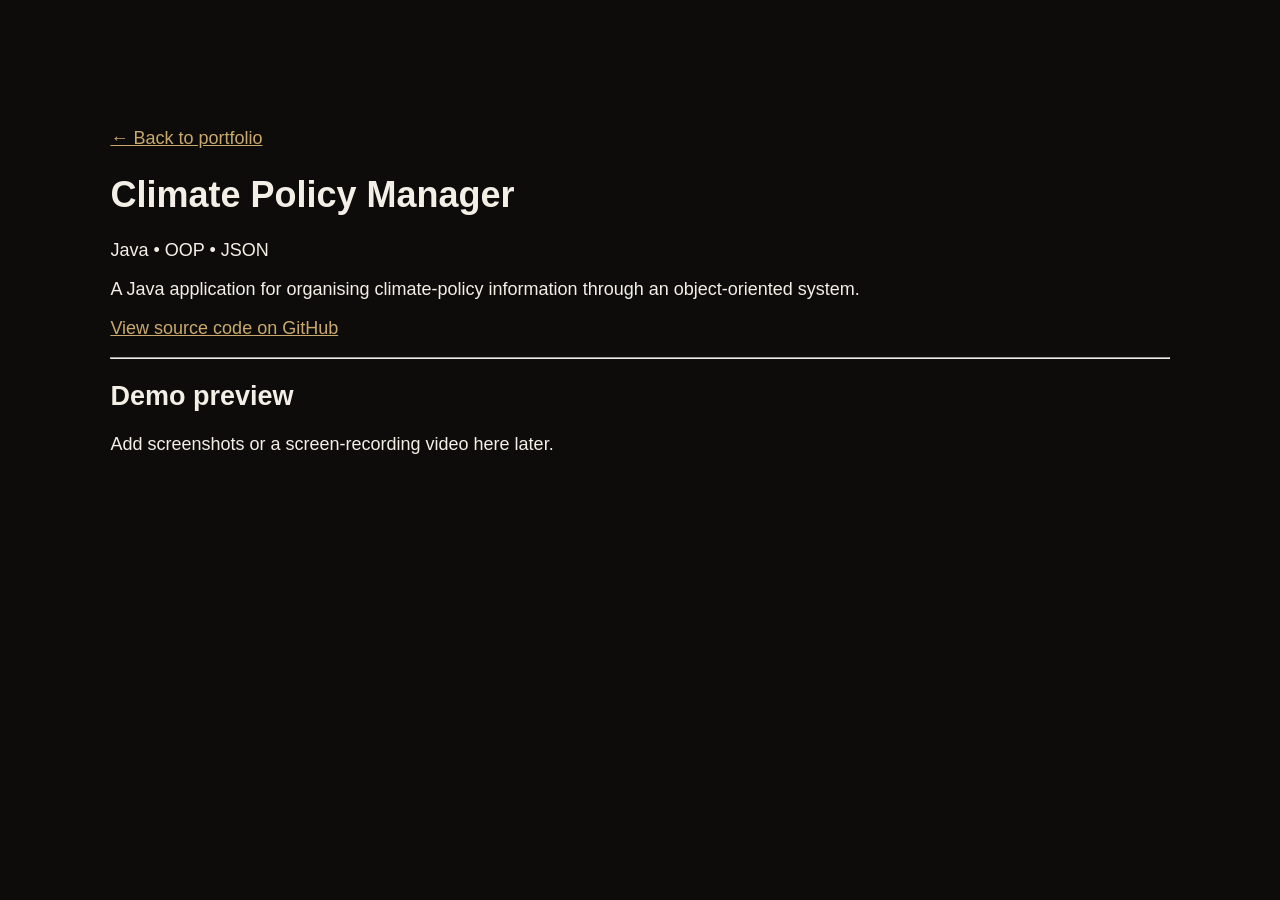
<file: climate-policy-manager.html>
<!doctype html><html><head><meta charset="utf-8"><title>Climate Policy Manager</title><link rel="stylesheet" href="assets/thmanyah-arabic.css">
</head><body style="background:#0d0c0a;color:#f3efe7;font:18px Arial;padding:8%"><p><a style="color:#c9a96e" href="index.html">← Back to portfolio</a></p><h1>Climate Policy Manager</h1><p>Java • OOP • JSON</p><p>A Java application for organising climate-policy information through an object-oriented system.</p><p><a style="color:#c9a96e" target="_blank" href="https://github.com/Anoosy99/Climate-Policy-Manager">View source code on GitHub</a></p><hr><h2>Demo preview</h2><p>Add screenshots or a screen-recording video here later.</p></body></html>
</file>
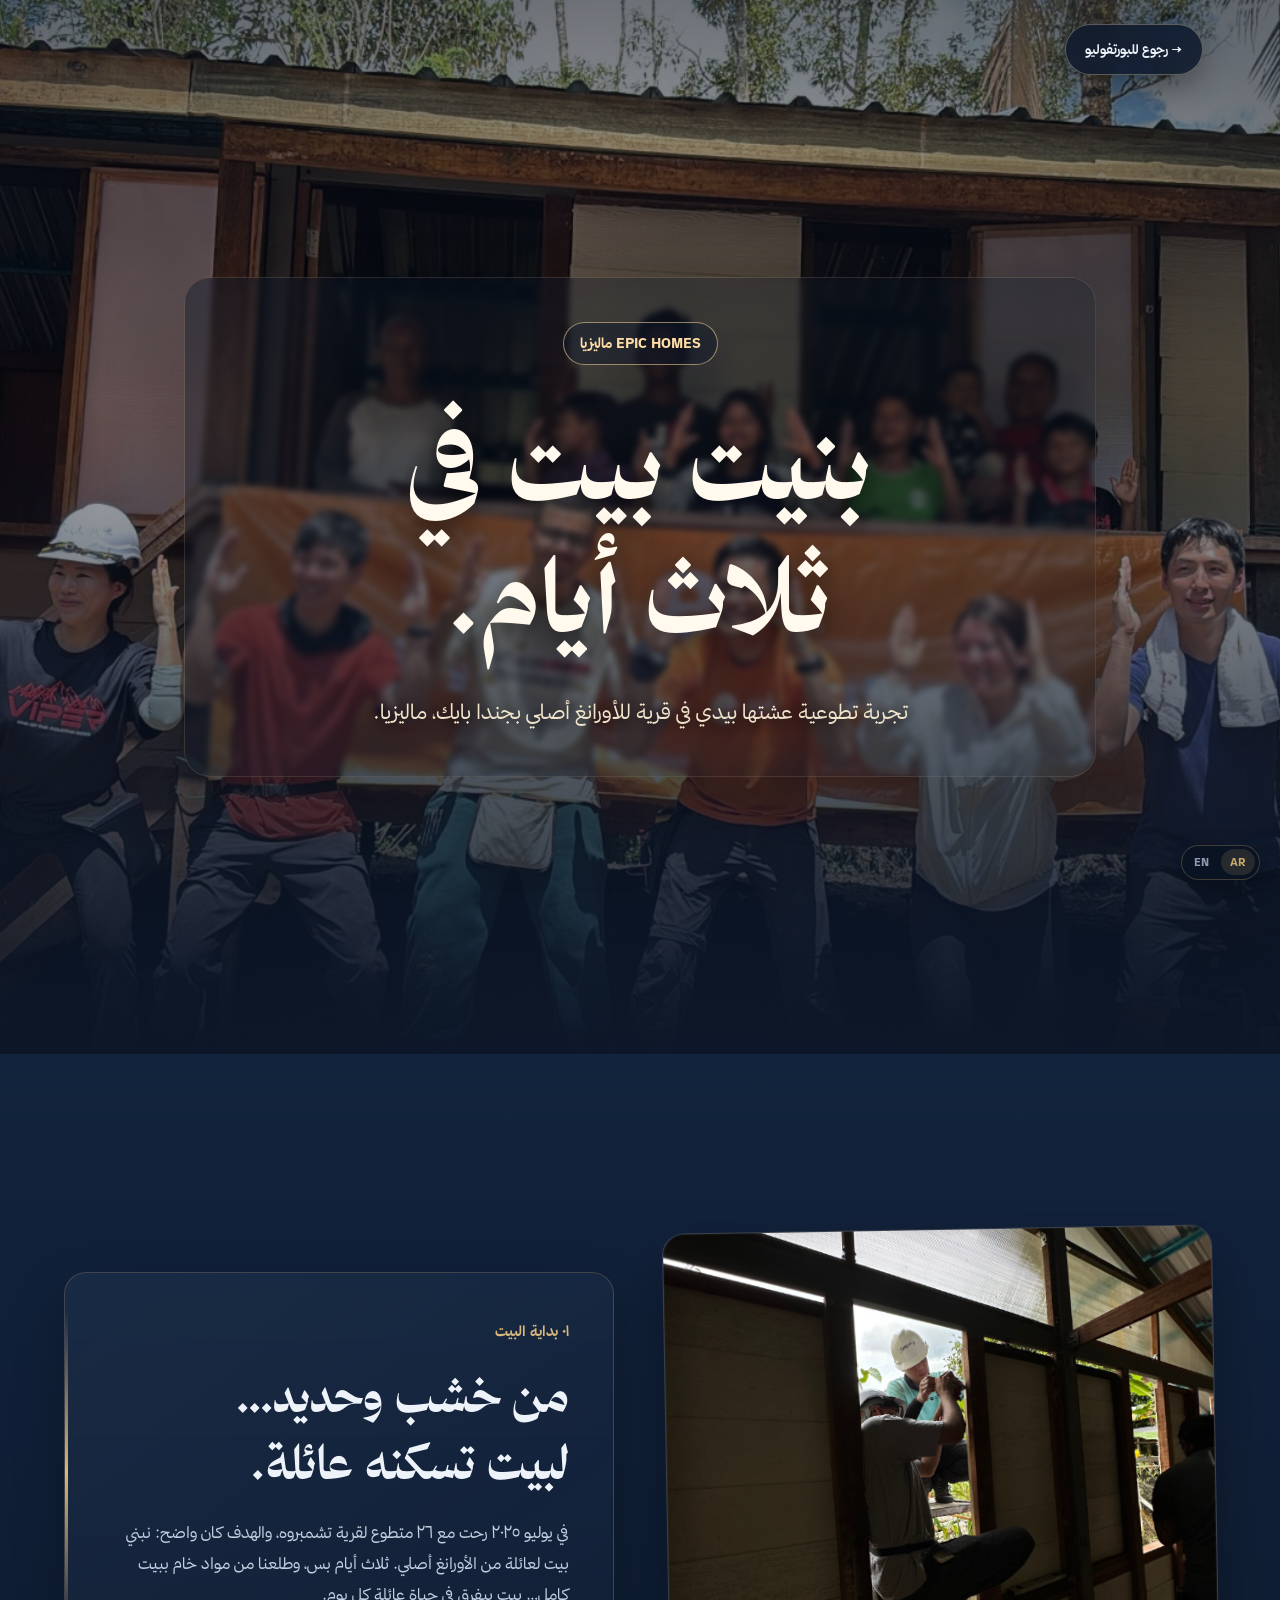
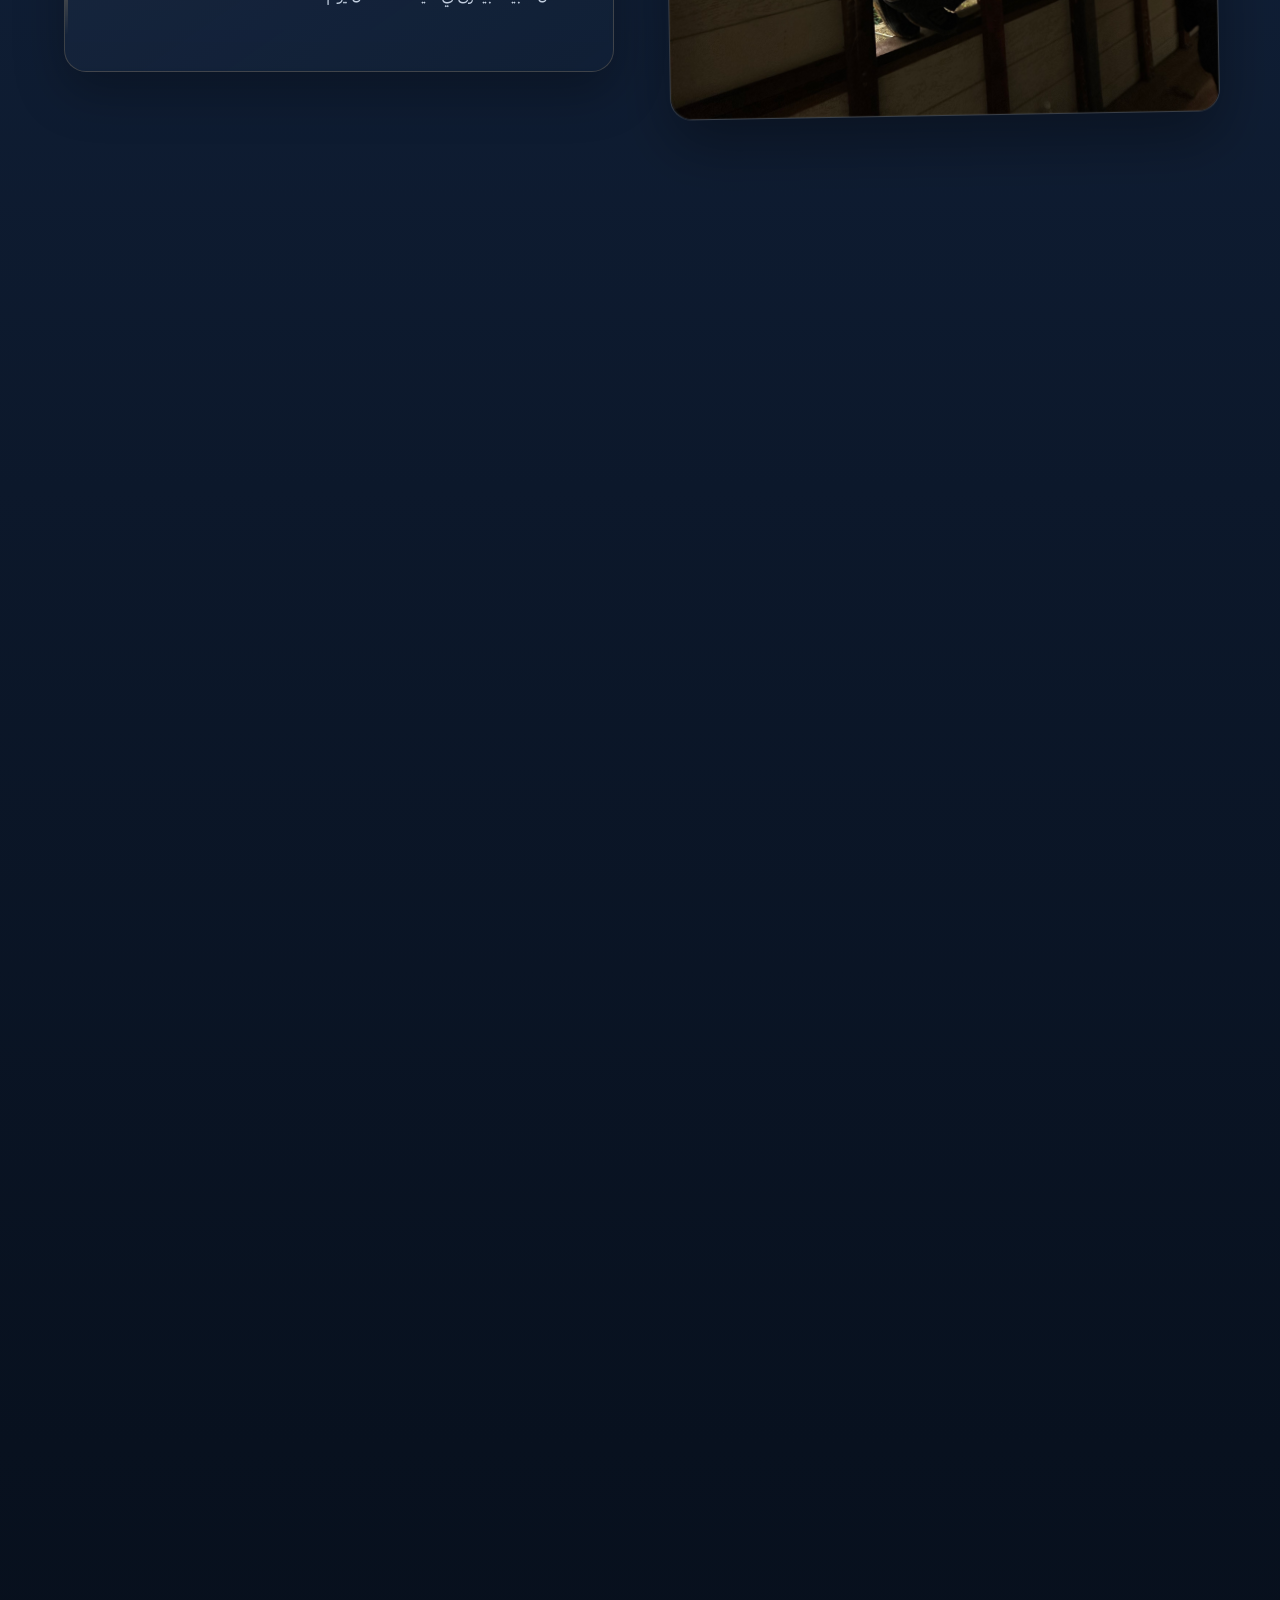
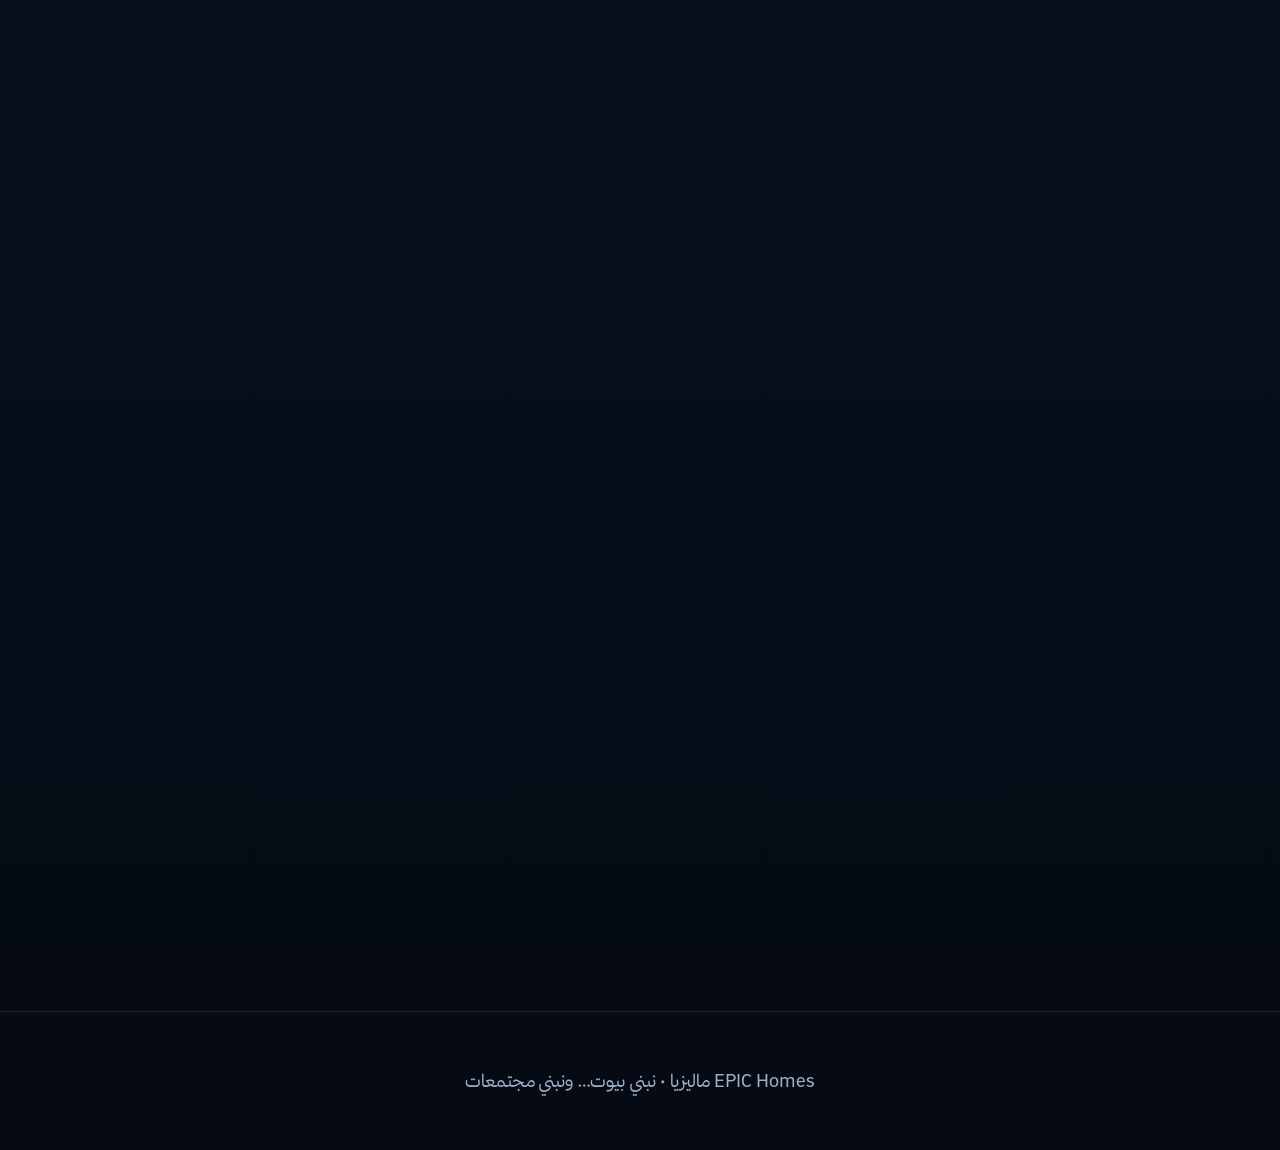
<file: epic-homes.html>
<!doctype html>
<html>
<head>
<meta charset="utf-8">
<meta name="viewport" content="width=device-width,initial-scale=1">
<title>EPIC Homes Malaysia | Anas Mugeb</title>
<meta name="description" content="Three days with 26 volunteers building a home for an Orang Asli family in Janda Baik, Malaysia.">
<meta name="theme-color" content="#0e1a2e">
<link rel="icon" href="assets/favicon.svg" type="image/svg+xml">
<link rel="apple-touch-icon" href="assets/apple-touch-icon.png">
<meta property="og:type" content="website">
<meta property="og:title" content="EPIC Homes Malaysia | Anas Mugeb">
<meta property="og:description" content="Three days with 26 volunteers building a home for an Orang Asli family in Janda Baik, Malaysia.">
<meta property="og:url" content="https://anoosy99.github.io/anas-portfolio/epic-homes.html">
<meta property="og:image" content="https://anoosy99.github.io/anas-portfolio/assets/og-image.jpg">
<meta property="og:image:width" content="1200">
<meta property="og:image:height" content="630">
<meta name="twitter:card" content="summary_large_image">

<style>
body{
margin:0;
background:#0e1a2e;
color:#eef3fa;
font:18px Arial,sans-serif;
line-height:1.7;
overflow-x:hidden;
}

a{
color:#c9a96e;
text-decoration:none;
}

.back{
position:fixed;
top:20px;
left:6%;
background:#0e1a2edd;
padding:10px 16px;
border-radius:30px;
z-index:999;
backdrop-filter:blur(10px);
}

.hero{
min-height:100vh;
display:grid;
place-items:center;
text-align:center;
padding:6%;
background:
linear-gradient(to top,#0e1a2e,#0002),
url('hero-group.jpg') center/cover;
}

.hero h1{
font-size:clamp(44px,9vw,96px);
line-height:1;
margin:10px 0;
animation:heroReveal 1.2s ease;
}

.hero p{
max-width:700px;
margin:auto;
color:#cbd6e6;
animation:fadeIn 1.6s ease;
}

.wrap{
max-width:1100px;
margin:auto;
padding:60px 6%;
}

.grid{
display:grid;
grid-template-columns:1fr 1fr;
gap:24px;
align-items:center;
margin:70px 0;
}

.card{
border:1px solid rgba(255,255,255,.08);
background:#161410;
border-radius:22px;
overflow:hidden;
}

.text{
padding:32px;
}

.label{
color:#c9a96e;
font-weight:bold;
letter-spacing:.14em;
font-size:13px;
}

h2{
font-size:clamp(28px,4vw,48px);
line-height:1.2;
margin:8px 0;
}

p{
color:#b9c6d8;
}

img{
width:100%;
display:block;
object-fit:cover;
min-height:420px;
transition:.6s;
}

.card:hover img{
transform:scale(1.05);
}

.take{
display:grid;
grid-template-columns:repeat(5,1fr);
gap:12px;
margin-top:25px;
}

.take div{
border:1px solid rgba(255,255,255,.08);
border-radius:16px;
padding:16px;
text-align:center;
color:#b9c6d8;
background:#181613;
}

/* SCROLL REVEAL */

.reveal{
opacity:0;
transform:translateY(80px);
transition:
opacity .9s ease,
transform .9s ease;
}

.reveal.show{
opacity:1;
transform:translateY(0);
}

/* HERO */

@keyframes heroReveal{
from{
opacity:0;
transform:translateY(60px);
}
to{
opacity:1;
transform:translateY(0);
}
}

@keyframes fadeIn{
from{
opacity:0;
}
to{
opacity:1;
}
}

footer{
text-align:center;
padding:40px;
color:#8d9cb3;
}

@media(max-width:800px){

.grid{
grid-template-columns:1fr;
}

.take{
grid-template-columns:1fr;
}

img{
min-height:280px;
}

}

/* Visual refresh: preserve all original copy, photos and section order. */
:root{--epic-gold:#d9b77d;--epic-cream:#eef3fa;--epic-border:rgba(218,184,129,.22)}
html{scroll-behavior:smooth}
body{background:radial-gradient(ellipse at 5% 48%,rgba(70,100,150,.075),transparent 45%),#0e1a2e;font-family:Arial,Helvetica,sans-serif}
::selection{background:#a7824c;color:#130f0b}
.back{display:inline-flex;align-items:center;gap:8px;top:24px;padding:12px 19px;color:var(--epic-cream);font-size:13px;font-weight:700;letter-spacing:.025em;border:1px solid rgba(237,215,175,.33);box-shadow:0 12px 30px #0005;transition:background .25s,transform .25s,border-color .25s}
.back:hover,.back:focus-visible{background:rgba(30,50,80,.92);border-color:var(--epic-gold);transform:translateY(-2px)}
.hero{position:relative;min-height:100svh;isolation:isolate;background:linear-gradient(180deg,rgba(6,11,20,.47) 0%,rgba(9,16,28,.20) 38%,#0e1a2e 100%),url('hero-group.jpg') center 44%/cover no-repeat}
.hero:after{content:"";position:absolute;inset:0;z-index:-1;background:radial-gradient(ellipse at 50% 49%,transparent 20%,rgba(7,13,24,.30) 88%);pointer-events:none}
.hero>div{position:relative;width:min(850px,100%);padding:44px 30px;border-radius:26px;background:linear-gradient(145deg,rgba(12,22,38,.42),rgba(12,22,38,.1));border:1px solid rgba(239,213,171,.14);backdrop-filter:blur(3px);box-shadow:0 35px 85px rgba(0,0,0,.16)}
.hero .label{display:inline-block;color:#ffdda6;border:1px solid rgba(255,218,159,.55);background:rgba(14,25,43,.46);padding:7px 16px;border-radius:40px;letter-spacing:.25em}
.hero h1{max-width:800px;margin:22px auto;font-size:clamp(3.25rem,8vw,7rem);line-height:1.03;letter-spacing:-.055em;color:#fff9ee;text-wrap:balance;text-shadow:0 6px 28px #000a}
.hero p{font-size:clamp(1rem,1.8vw,1.3rem);max-width:630px;color:#f1e4cd;line-height:1.8;text-shadow:0 2px 12px #000a}
.wrap{max-width:1200px;padding:90px 5% 105px}
.grid{gap:clamp(24px,4vw,62px);margin:85px 0;position:relative}
.grid:nth-of-type(even){background:linear-gradient(110deg,rgba(213,175,109,.045),transparent 80%);padding:25px;border-radius:28px}
.grid>.card{min-width:0}
.grid>.card:has(img){position:relative;border-color:rgba(218,184,129,.18);background:#16233a;box-shadow:0 26px 60px #0005;transform:rotate(-1deg);transition:transform .55s ease,box-shadow .55s ease,border-color .4s}
.grid:nth-of-type(even)>.card:has(img){transform:rotate(1deg)}
.grid>.card:has(img):hover{transform:translateY(-8px) rotate(0deg);box-shadow:0 34px 75px #0009;border-color:rgba(218,184,129,.5)}
.grid>.card:has(img):after{content:"";position:absolute;inset:0;pointer-events:none;border-radius:22px;box-shadow:inset 0 0 0 1px rgba(255,255,255,.035)}
.grid img{width:100%;height:clamp(340px,41vw,485px);min-height:0;object-fit:cover;transition:transform .75s cubic-bezier(.16,1,.3,1)}
.grid>.card:hover img{transform:scale(1.055)}
.grid>.text{position:relative;padding:clamp(28px,3.5vw,47px);border-color:var(--epic-border);background:linear-gradient(145deg,rgba(26,42,68,.92),rgba(14,24,41,.96));box-shadow:0 20px 50px #0004}
.grid>.text:before{content:"";position:absolute;left:0;top:36px;bottom:36px;width:3px;border-radius:0 5px 5px 0;background:linear-gradient(transparent,var(--epic-gold),transparent)}
.grid .label,main>.reveal>.label{color:var(--epic-gold);font-size:.76rem;letter-spacing:.2em}
h2{font-size:clamp(2rem,3.7vw,3.15rem);letter-spacing:-.04em;line-height:1.16;color:var(--epic-cream);text-wrap:balance;margin:18px 0 22px}
.grid p{font-size:clamp(.95rem,1.25vw,1.08rem);line-height:1.9;color:#c3cfe0}
main>.reveal:not(.grid){margin:110px 0 40px;padding:clamp(25px,5vw,60px);border:1px solid var(--epic-border);border-radius:26px;background:radial-gradient(circle at 85% 5%,rgba(202,149,75,.12),transparent 45%),linear-gradient(145deg,#142038,#15130f)}
.take{grid-template-columns:repeat(5,minmax(0,1fr));gap:13px;margin-top:35px}
.take div{min-width:0;display:flex;justify-content:center;align-items:center;min-height:110px;padding:22px 14px;font-weight:700;line-height:1.5;color:#e3eaf5;border:1px solid rgba(220,181,115,.23);background:linear-gradient(150deg,rgba(219,173,101,.11),rgba(18,30,50,.65));transition:transform .3s,border-color .3s,box-shadow .3s}
.take div:hover{transform:translateY(-6px);border-color:rgba(230,190,125,.65);box-shadow:0 15px 35px #0005}
.reveal{transform:translateY(35px);transition:opacity .8s ease,transform .85s cubic-bezier(.2,.75,.25,1)}
footer{border-top:1px solid rgba(218,184,129,.13);padding:52px 24px;color:#9fb0c8;letter-spacing:.03em}
@media(max-width:800px){.wrap{padding:58px 6% 75px}.grid{gap:19px;margin:54px 0}.grid:nth-of-type(even){padding:15px}.grid img{height:auto;min-height:280px;max-height:500px}.take{grid-template-columns:repeat(2,minmax(0,1fr))}.hero>div{padding:34px 20px}.hero{background-position:center}}
@media(max-width:540px){.hero h1{font-size:clamp(2.8rem,13vw,4.2rem)}.hero>div{padding:30px 15px}.grid>.text{padding:27px}.take{grid-template-columns:1fr 1fr}.take div{min-height:90px;font-size:.87rem}.back{left:4%;top:14px}.grid:nth-of-type(even){padding:10px}}
@media(prefers-reduced-motion:reduce){html{scroll-behavior:auto}.reveal{opacity:1;transform:none;transition:none}.hero h1,.hero p{animation:none}.grid>.card:has(img),.grid img,.take div,.back{transition:none!important}}


/* Language switch (matches main site) */
.lang-switch{position:fixed;right:1.25rem;bottom:1.25rem;z-index:1000;display:flex;gap:.2rem;padding:.22rem;border:1px solid rgba(201,169,110,.28);border-radius:999px;background:rgba(10,19,34,.86);backdrop-filter:blur(14px);box-shadow:0 8px 24px rgba(0,0,0,.28)}
.lang-switch button{border:0;background:transparent;color:#8d9cb3;font:700 11px Arial,sans-serif;padding:6px 9px;border-radius:999px;cursor:pointer}
.lang-switch button.active{background:rgba(201,169,110,.15);color:#c9a96e}
html[dir=rtl] .back{left:auto;right:6%}
html[dir=rtl] .label{letter-spacing:0}
html[dir=rtl] body{font-family:Tahoma,Arial,sans-serif}
</style>

<link rel="stylesheet" href="assets/thmanyah-arabic.css">
<link rel="stylesheet" href="assets/blue-hour.css">
</head>

<body>

<a class="back" href="index.html">
← Back to Portfolio
</a>

<header class="hero">
<div>
<div class="label">EPIC HOMES MALAYSIA</div>

<h1>I built a house in three days.</h1>

<p>
A hands-on volunteering experience in Kampung Orang Asli Chemperoh, Janda Baik.
</p>
</div>
</header>

<main class="wrap">

<section class="grid reveal">
<div class="card">
<img src="frame-work.jpg" alt="EPIC frame work">
</div>

<div class="card text">
<div class="label">01 BUILDING A HOME</div>

<h2>From raw materials to a real home.</h2>

<p>
In July 2025, I joined 26 volunteers in Kampung Orang Asli Chemperoh,
Janda Baik, to build a home for an Orang Asli family. Over three days,
we transformed raw materials into a completed house, creating something
that would directly impact a family's daily life.
</p>
</div>
</section>

<section class="grid reveal">

<div class="card text">
<div class="label">02 TEAMWORK & LEADERSHIP</div>

<h2>Led by people who made everyone better.</h2>

<p>
Guided by EPIC Homes, our Master Builder, and experienced specialists,
the project showed me the true meaning of teamwork. Every volunteer
played a role, and the environment encouraged learning,
collaboration, and growth.
</p>
</div>

<div class="card">
<img src="interior-work.jpg" alt="EPIC interior work">
</div>

</section>

<section class="grid reveal">

<div class="card">
<img src="wall-installation.jpg" alt="EPIC wall installation">
</div>

<div class="card text">
<div class="label">03 BUILDING WITH PURPOSE</div>

<h2>Every drop of sweat had meaning.</h2>

<p>
As part of the Wall Team, I worked alongside fellow volunteers to
assemble and install key structural components of the house.
Despite the physical demands and long hours under the sun,
the shared commitment made every effort meaningful.
</p>
</div>

</section>

<section class="grid reveal">

<div class="card text">
<div class="label">04 A CHANGED PERSPECTIVE</div>

<h2>Impact is measured by people.</h2>

<p>
The most memorable moment was handing over the completed home
and seeing the family's reaction. Working side by side with the
Orang Asli community reshaped my understanding of community,
gratitude, and what truly matters.
</p>
</div>

<div class="card">
<img src="certificate.jpg" alt="EPIC certificate">
</div>

</section>

<section class="reveal">

<div class="label">KEY TAKEAWAYS</div>

<h2>What this experience taught me</h2>

<div class="take">

<div>Leadership through service</div>
<div>Teamwork under pressure</div>
<div>Community engagement</div>
<div>Hands-on construction</div>
<div>Meaningful social impact</div>

</div>

</section>

</main>

<footer>
EPIC Homes Malaysia • Building Homes, Building Communities
</footer>

<script>

const observer = new IntersectionObserver((entries)=>{

entries.forEach((entry)=>{

if(entry.isIntersecting){
entry.target.classList.add('show');
}

});

},{
threshold:0.15
});

document.querySelectorAll('.reveal').forEach((el)=>{
observer.observe(el);
});

</script>

<div class="lang-switch" aria-label="Language switcher"><button data-lang-btn="ar">AR</button><button data-lang-btn="en">EN</button></div>
<script>
(function(){
const ar=[
"→ رجوع للبورتفوليو",
"EPIC HOMES ماليزيا",
"بنيت بيت في ثلاث أيام.",
"تجربة تطوعية عشتها بيدي في قرية للأورانغ أصلي بجندا بايك، ماليزيا.",
"٠١ بداية البيت",
"من خشب وحديد… لبيت تسكنه عائلة.",
"في يوليو ٢٠٢٥ رحت مع ٢٦ متطوع لقرية تشمبروه، والهدف كان واضح: نبني بيت لعائلة من الأورانغ أصلي. ثلاث أيام بس، وطلعنا من مواد خام ببيت كامل… بيت بيفرق في حياة عائلة كل يوم.",
"٠٢ الفريق",
"كان حولي ناس يخلونك تعطي أحسن ما عندك.",
"كنا تحت إشراف فريق EPIC Homes والـ Master Builder ومعهم مختصين فاهمين شغلهم. هنا فهمت وش يعني شغل فريق صدق: كل واحد له دور، ومحد يحس إنه زيادة، والكل يتعلم من الكل.",
"٠٣ التعب اللي يستاهل",
"كل نقطة عرق كانت تستاهل.",
"كنت مع فريق الجدران، نركّب أجزاء أساسية من هيكل البيت. الشمس حارة والشغل متعب، بس لما تشوف الكل حولك شادّين حيلهم، التعب نفسه يصير له طعم ثاني.",
"٠٤ نظرة جديدة",
"الأثر الحقيقي تشوفه في وجوه الناس.",
"أكثر لحظة ما أنساها لما سلّمنا البيت للعائلة وشفنا ردة فعلهم. الشغل جنبهم يد بيد غيّر نظرتي للمجتمع، وللنعمة، ووش اللي فعلاً يستاهل نهتم فيه.",
"وش طلعت فيه",
"وش علّمتني هالتجربة",
"القيادة إنك تخدم قبل لا تأمر",
"الشغل كفريق وقت الضغط",
"القرب من المجتمع",
"البناء بيدي",
"أثر حقيقي يبقى",
"EPIC Homes ماليزيا • نبني بيوت… ونبني مجتمعات"
];
const els=[document.querySelector('.back'),document.querySelector('.hero .label'),document.querySelector('.hero h1'),document.querySelector('.hero p'),...document.querySelectorAll('main .label, main h2, main p, .take div'),document.querySelector('footer')];
const en=els.map(e=>e.textContent.trim().replace(/\s+/g,' '));
function setLang(lang){
  document.documentElement.lang=lang;
  document.documentElement.dir=lang==='ar'?'rtl':'ltr';
  try{localStorage.setItem('siteLang',lang)}catch(e){}
  els.forEach((e,i)=>{e.textContent=(lang==='ar'?ar:en)[i]});
  document.querySelectorAll('[data-lang-btn]').forEach(b=>b.classList.toggle('active',b.dataset.langBtn===lang));
}
document.querySelectorAll('[data-lang-btn]').forEach(b=>b.onclick=()=>setLang(b.dataset.langBtn));
let saved='ar';try{saved=localStorage.getItem('siteLang')||'ar'}catch(e){}
if(els.length!==ar.length)console.warn('EPIC i18n: element count mismatch',els.length,ar.length);
setLang(saved);
})();
</script>
<script src="assets/night-sky.js"></script>
</body>
</html>
</file>
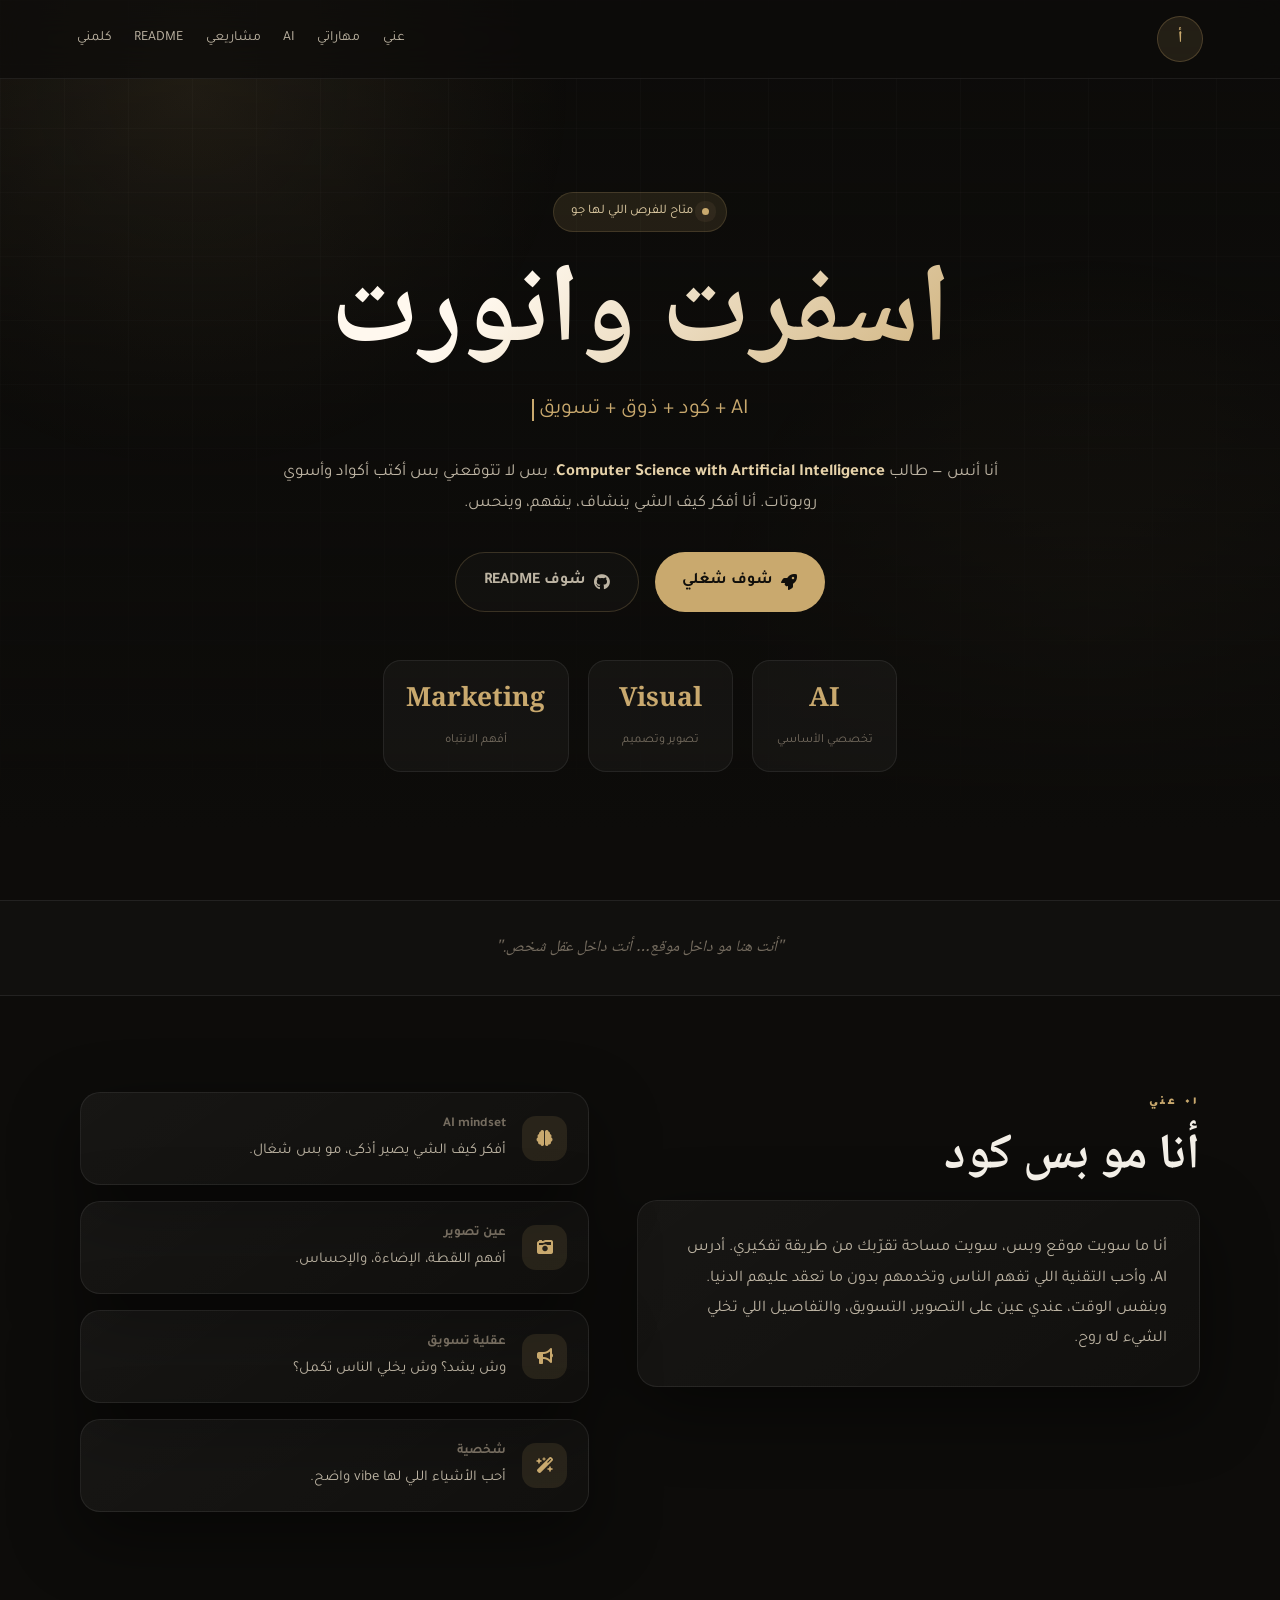
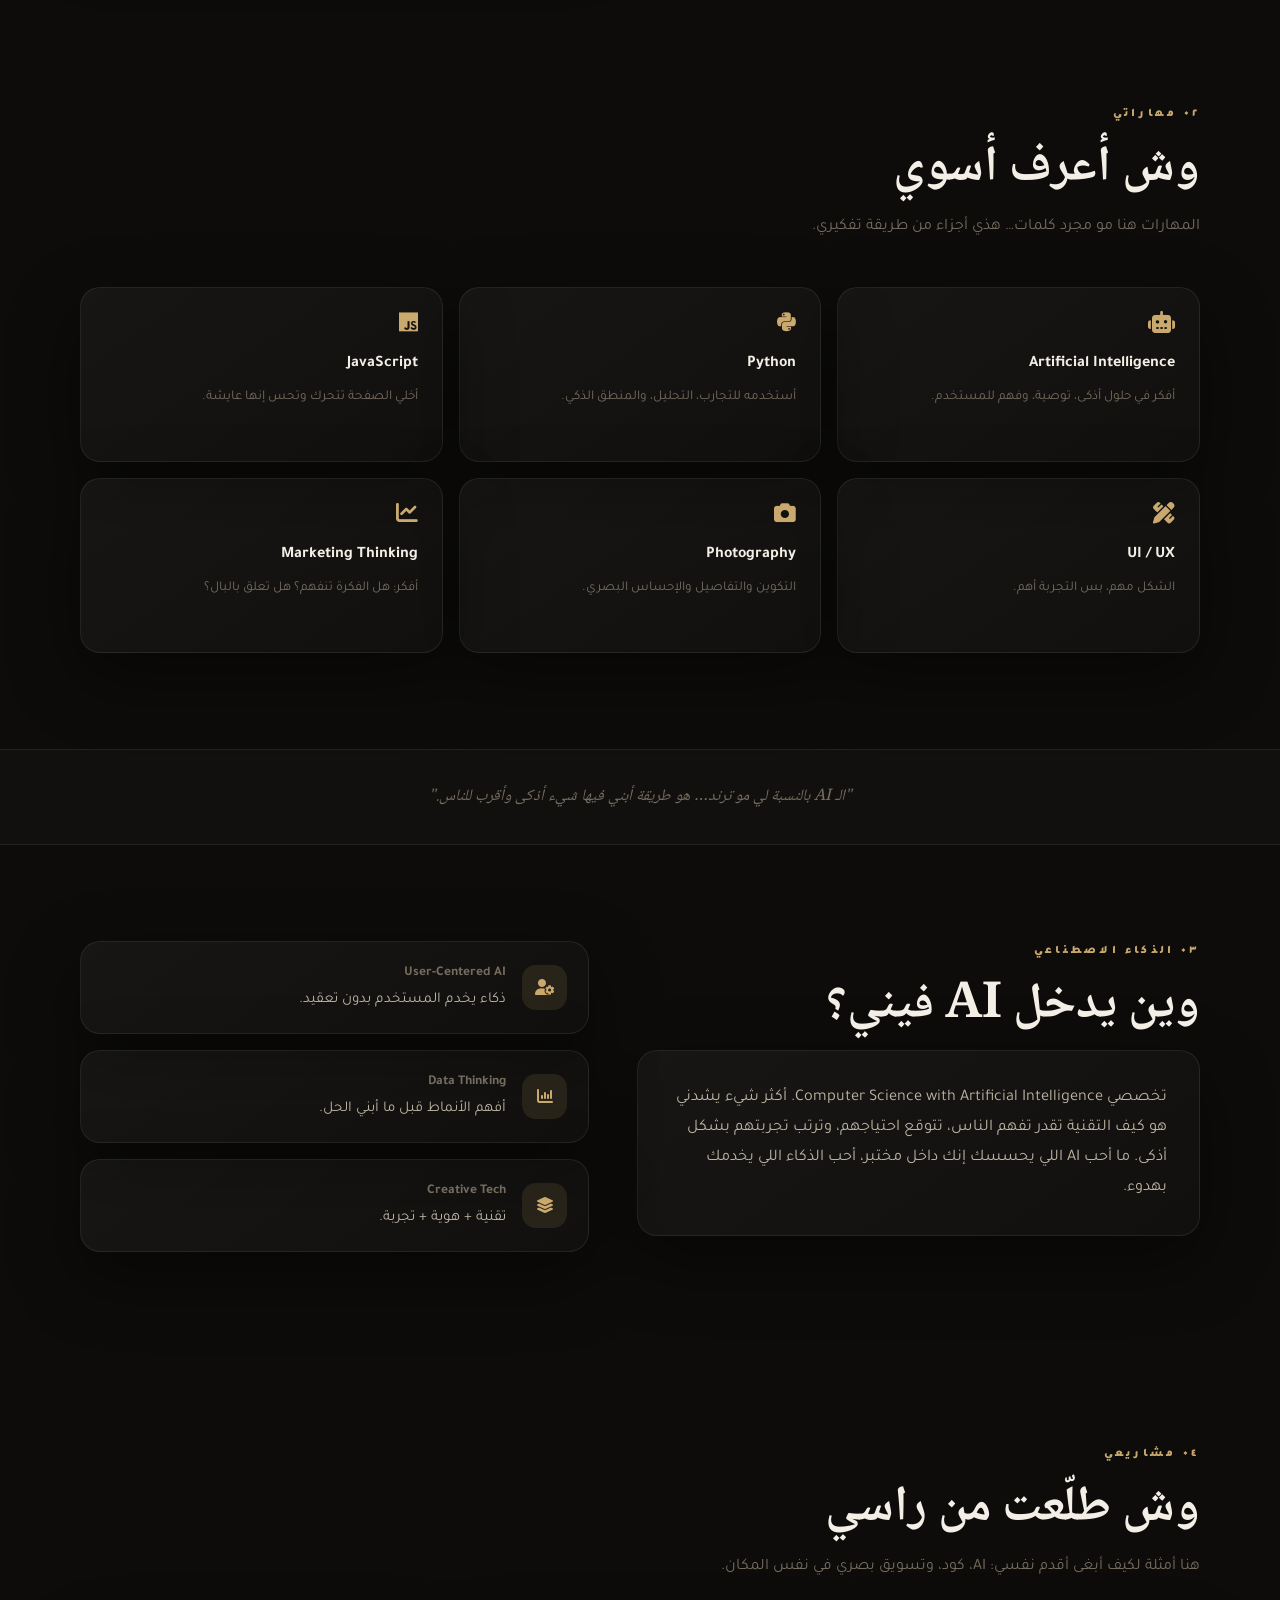
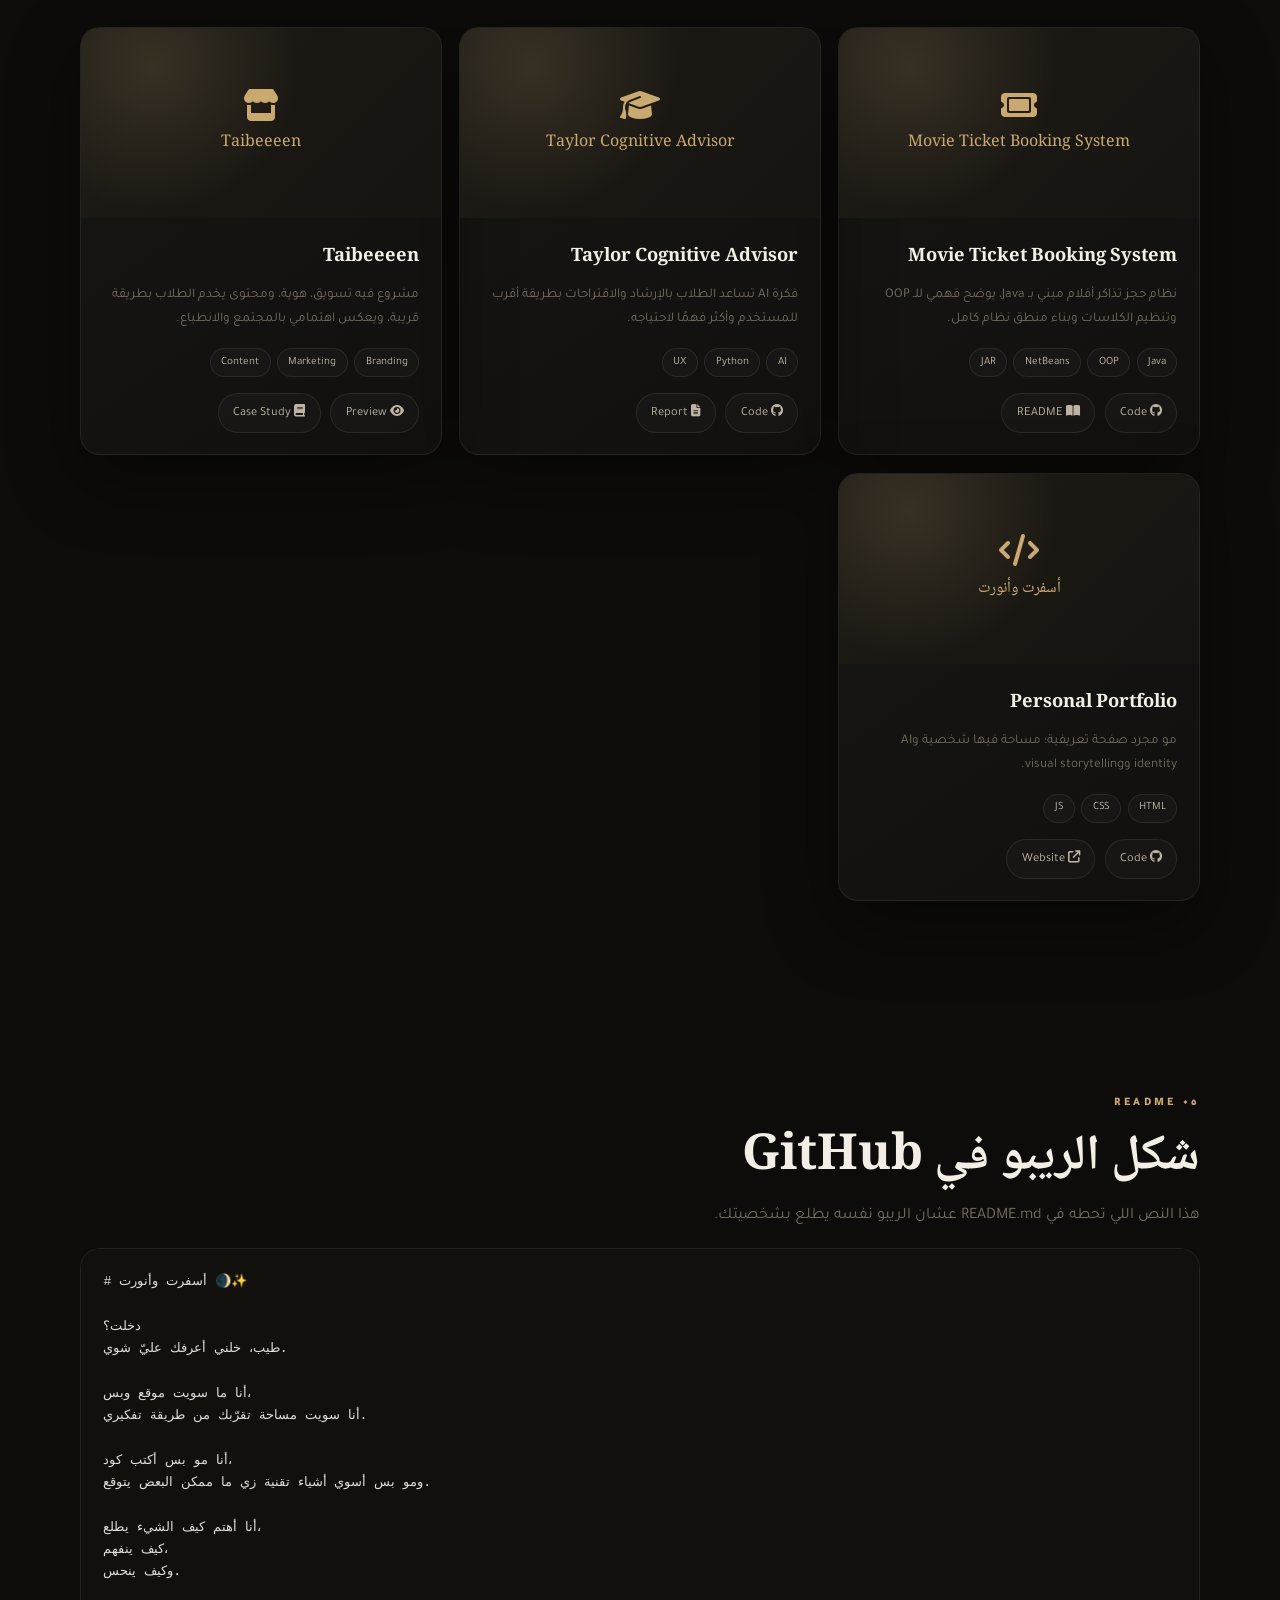
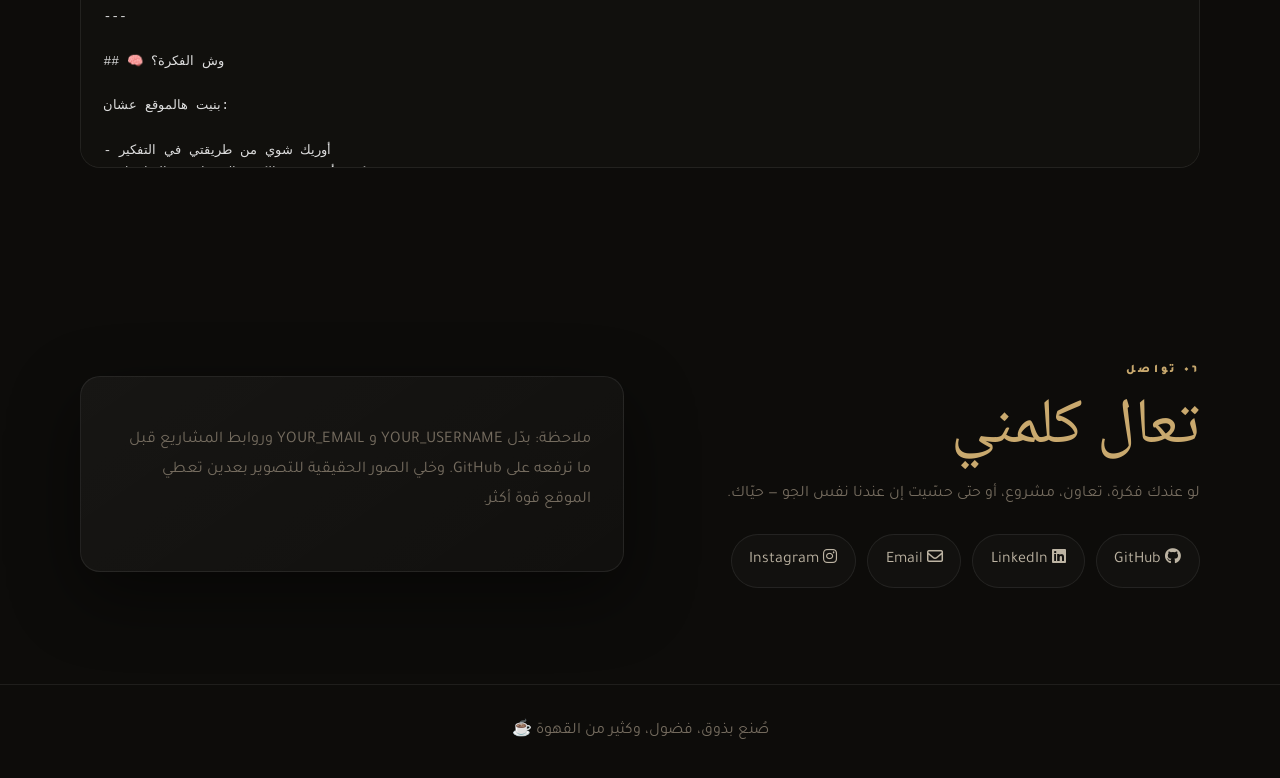
<file: index (1).html>
<!DOCTYPE html>
<html lang="ar" dir="rtl">
<head>
<meta charset="UTF-8" />
<meta name="viewport" content="width=device-width, initial-scale=1.0" />
<title>أسفرت وأنورت | Anas</title>
<link href="https://fonts.googleapis.com/css2?family=Noto+Naskh+Arabic:wght@500;700&family=Tajawal:wght@300;400;500;700;900&display=swap" rel="stylesheet">
<link rel="stylesheet" href="https://cdnjs.cloudflare.com/ajax/libs/font-awesome/6.5.0/css/all.min.css">
<style>
:root{
  --bg:#0d0c0a;--surface:#161410;--surface2:#1f1c17;--ink:#f3efe7;--soft:#bdb4a3;--muted:#756c5f;
  --gold:#c9a96e;--gold2:#e7d3aa;--gold-dim:rgba(201,169,110,.12);--border:rgba(255,255,255,.075);
  --shadow:0 24px 70px rgba(0,0,0,.48);--r:20px;--fb:'Tajawal',sans-serif;--fd:'Noto Naskh Arabic',serif;
}
*{box-sizing:border-box;margin:0;padding:0}
html{scroll-behavior:smooth}
body{background:var(--bg);color:var(--ink);font-family:var(--fb);line-height:1.85;overflow-x:hidden}
a{text-decoration:none;color:inherit}
body:before{
  content:"";position:fixed;inset:0;
  background:
    radial-gradient(circle at 15% 10%,rgba(201,169,110,.13),transparent 28%),
    radial-gradient(circle at 85% 70%,rgba(201,169,110,.09),transparent 30%),
    linear-gradient(rgba(255,255,255,.025) 1px,transparent 1px),
    linear-gradient(90deg,rgba(255,255,255,.025) 1px,transparent 1px);
  background-size:auto,auto,64px 64px,64px 64px;
  pointer-events:none;z-index:-2
}
body:after{
  content:"";position:fixed;inset:0;
  background:linear-gradient(to bottom,rgba(13,12,10,.1),#0d0c0a 92%);
  pointer-events:none;z-index:-1
}
nav{
  position:fixed;top:0;right:0;left:0;z-index:20;
  display:flex;justify-content:space-between;align-items:center;
  padding:1rem 6%;background:rgba(13,12,10,.72);
  backdrop-filter:blur(18px);border-bottom:1px solid var(--border)
}
.logo{
  width:46px;height:46px;border:1px solid rgba(201,169,110,.25);border-radius:50%;
  display:flex;align-items:center;justify-content:center;font-family:var(--fd);font-weight:700;
  color:var(--gold);background:var(--gold-dim)
}
.links{display:flex;gap:1.4rem;list-style:none}
.links a{font-size:.88rem;color:var(--soft);transition:.25s}
.links a:hover{color:var(--gold)}

.hero{min-height:100vh;display:grid;place-items:center;padding:8rem 6% 4rem;text-align:center;position:relative}
.hero-inner{max-width:980px}
.badge{display:inline-flex;gap:.55rem;align-items:center;background:var(--gold-dim);border:1px solid rgba(201,169,110,.18);color:var(--gold2);border-radius:999px;padding:.45rem 1.1rem;font-size:.82rem;margin-bottom:1.6rem}
.dot{width:7px;height:7px;background:var(--gold);border-radius:50%;box-shadow:0 0 0 7px rgba(201,169,110,.08)}
h1{font-family:var(--fd);font-size:clamp(3.1rem,9vw,7rem);line-height:1.05;background:linear-gradient(135deg,#fff8ee 30%,var(--gold));-webkit-background-clip:text;background-clip:text;color:transparent;margin-bottom:1rem}
.type{color:var(--gold);font-size:clamp(1rem,2.5vw,1.35rem);margin-bottom:1.6rem}
.cursor{border-left:2px solid var(--gold);padding-left:.35rem;animation:blink .8s infinite}
@keyframes blink{50%{border-color:transparent}}
.lead{max-width:760px;margin:0 auto 2rem;color:var(--soft);font-size:1.06rem}
.lead strong{color:var(--gold2);font-weight:700}
.cta{display:flex;justify-content:center;gap:1rem;flex-wrap:wrap;margin-top:2rem}
.btn{display:inline-flex;gap:.55rem;align-items:center;border-radius:999px;padding:.9rem 1.7rem;font-weight:700;transition:.3s}
.primary{background:var(--gold);color:#100f0c}
.secondary{border:1px solid rgba(201,169,110,.22);color:var(--soft);background:rgba(255,255,255,.025)}
.btn:hover{transform:translateY(-4px);box-shadow:0 14px 36px rgba(0,0,0,.35)}
.stats{display:flex;justify-content:center;gap:1.2rem;flex-wrap:wrap;margin-top:3rem}
.stat{background:rgba(255,255,255,.035);border:1px solid var(--border);border-radius:18px;padding:1rem 1.4rem;min-width:145px}
.stat b{display:block;color:var(--gold);font-family:var(--fd);font-size:1.65rem}
.stat span{font-size:.78rem;color:var(--muted)}

section{padding:6rem 6%}
.wrap{max-width:1120px;margin:auto}
.label{color:var(--gold);letter-spacing:.28em;font-size:.72rem;font-weight:900;margin-bottom:.8rem}
.title{font-family:var(--fd);font-size:clamp(2rem,4vw,3.1rem);line-height:1.25;margin-bottom:.8rem}
.sub{color:var(--muted);max-width:700px;margin-bottom:2.8rem}
.grid2{display:grid;grid-template-columns:1.05fr .95fr;gap:3rem;align-items:start}
.card{background:linear-gradient(145deg,rgba(255,255,255,.045),rgba(255,255,255,.018));border:1px solid var(--border);border-radius:var(--r);box-shadow:var(--shadow)}
.text-card{padding:2rem}
.text-card p{color:var(--soft);font-size:1.02rem}
.mini-list{display:grid;gap:1rem}
.mini{padding:1.2rem 1.3rem;display:flex;gap:1rem;align-items:center;transition:.3s}
.mini:hover{transform:translateX(-6px);border-color:rgba(201,169,110,.28)}
.ico{width:45px;height:45px;min-width:45px;border-radius:14px;background:var(--gold-dim);color:var(--gold);display:grid;place-items:center}
.mini strong{font-size:.84rem;color:var(--muted);display:block}
.mini p{font-size:.94rem;color:var(--soft)}

.skills{display:grid;grid-template-columns:repeat(3,1fr);gap:1rem}
.skill{padding:1.5rem;min-height:175px;transition:.3s;position:relative;overflow:hidden}
.skill:before{content:"";position:absolute;inset:0;background:radial-gradient(circle at top right,rgba(201,169,110,.12),transparent 50%);opacity:0;transition:.3s}
.skill:hover{transform:translateY(-7px);border-color:rgba(201,169,110,.22)}
.skill:hover:before{opacity:1}
.skill i{color:var(--gold);font-size:1.35rem;margin-bottom:1rem}
.skill h3{font-size:1rem;margin-bottom:.35rem}
.skill p{font-size:.84rem;color:var(--muted);position:relative}

.quote{padding:2rem 6%;text-align:center;color:var(--muted);font-family:var(--fd);font-style:italic;border-block:1px solid var(--border);background:rgba(255,255,255,.018)}

.projects{display:grid;grid-template-columns:repeat(3,1fr);gap:1.1rem}
.project{overflow:hidden}
.mock{height:190px;background:linear-gradient(135deg,var(--surface2),var(--surface));display:grid;place-items:center;text-align:center;color:var(--gold);font-family:var(--fd);position:relative}
.mock:before{content:"";position:absolute;inset:0;background:radial-gradient(circle at 20% 20%,rgba(201,169,110,.15),transparent 45%)}
.mock div{position:relative}
.project-body{padding:1.35rem}
.project h3{font-family:var(--fd);font-size:1.15rem}
.project p{font-size:.84rem;color:var(--muted);margin:.55rem 0 1rem}
.tags{display:flex;gap:.4rem;flex-wrap:wrap}
.tags span{font-size:.7rem;border:1px solid var(--border);border-radius:999px;padding:.2rem .65rem;color:var(--soft);background:rgba(255,255,255,.025)}
.project-actions{display:flex;gap:.6rem;flex-wrap:wrap;margin-top:1rem}
.project-actions a{border:1px solid var(--border);border-radius:999px;padding:.45rem .9rem;color:var(--soft);background:rgba(255,255,255,.025);font-size:.78rem;transition:.25s}
.project-actions a:hover{color:var(--gold);border-color:rgba(201,169,110,.35);transform:translateY(-2px)}

.readme{direction:ltr;text-align:left;background:#11100d;border:1px solid var(--border);border-radius:var(--r);padding:1.4rem;overflow:auto;max-height:520px;color:#ddd;font-family:ui-monospace,SFMono-Regular,Menlo,monospace;font-size:.82rem;line-height:1.7;white-space:pre-wrap}
.readme-title{direction:rtl;text-align:right;margin-bottom:1rem}
.readme-title p{color:var(--muted)}
.contact{display:grid;grid-template-columns:1fr 1fr;gap:2rem;align-items:center}
.big{font-family:var(--fd);font-size:clamp(2.4rem,5vw,4.1rem);color:var(--gold);line-height:1.1}
.contact p{color:var(--muted);margin:1rem 0 1.5rem}
.pills{display:flex;gap:.7rem;flex-wrap:wrap}
.pill{border:1px solid var(--border);border-radius:999px;padding:.7rem 1.1rem;color:var(--soft);background:rgba(255,255,255,.025);transition:.25s}
.pill:hover{color:var(--gold);border-color:rgba(201,169,110,.35);transform:translateY(-2px)}
footer{text-align:center;padding:2rem 6%;color:var(--muted);border-top:1px solid var(--border)}
@media(max-width:900px){.links{display:none}.grid2,.contact{grid-template-columns:1fr}.skills,.projects{grid-template-columns:1fr 1fr}}
@media(max-width:620px){.skills,.projects{grid-template-columns:1fr}.hero{padding-top:7rem}.stat{width:100%}}
</style>
</head>
<body>
<nav>
  <div class="logo">أ</div>
  <ul class="links">
    <li><a href="#about">عني</a></li>
    <li><a href="#skills">مهاراتي</a></li>
    <li><a href="#ai">AI</a></li>
    <li><a href="#projects">مشاريعي</a></li>
    <li><a href="#readme">README</a></li>
    <li><a href="#contact">كلمني</a></li>
  </ul>
</nav>

<section class="hero">
  <div class="hero-inner">
    <div class="badge"><span class="dot"></span> متاح للفرص اللي لها جو</div>
    <h1>أسفرت وأنورت</h1>
    <div class="type"><span class="cursor" id="type"></span></div>
    <p class="lead">أنا أنس — طالب <strong>Computer Science with Artificial Intelligence</strong>. بس لا تتوقعني بس أكتب أكواد وأسوي روبوتات. أنا أفكر كيف الشي ينشاف، ينفهم، وينحس.</p>
    <div class="cta">
      <a href="#projects" class="btn primary"><i class="fa-solid fa-rocket"></i> شوف شغلي</a>
      <a href="#readme" class="btn secondary"><i class="fa-brands fa-github"></i> شوف README</a>
    </div>
    <div class="stats">
      <div class="stat"><b>AI</b><span>تخصصي الأساسي</span></div>
      <div class="stat"><b>Visual</b><span>تصوير وتصميم</span></div>
      <div class="stat"><b>Marketing</b><span>أفهم الانتباه</span></div>
    </div>
  </div>
</section>

<div class="quote">"أنت هنا مو داخل موقع… أنت داخل عقل شخص."</div>

<section id="about">
  <div class="wrap grid2">
    <div>
      <div class="label">٠١ عني</div>
      <h2 class="title">أنا مو بس كود</h2>
      <div class="card text-card">
        <p>أنا ما سويت موقع وبس، سويت مساحة تقرّبك من طريقة تفكيري. أدرس AI، وأحب التقنية اللي تفهم الناس وتخدمهم بدون ما تعقد عليهم الدنيا. وبنفس الوقت، عندي عين على التصوير، التسويق، والتفاصيل اللي تخلي الشيء له روح.</p>
      </div>
    </div>
    <div class="mini-list">
      <div class="card mini"><div class="ico"><i class="fa-solid fa-brain"></i></div><div><strong>AI mindset</strong><p>أفكر كيف الشي يصير أذكى، مو بس شغال.</p></div></div>
      <div class="card mini"><div class="ico"><i class="fa-solid fa-camera-retro"></i></div><div><strong>عين تصوير</strong><p>أفهم اللقطة، الإضاءة، والإحساس.</p></div></div>
      <div class="card mini"><div class="ico"><i class="fa-solid fa-bullhorn"></i></div><div><strong>عقلية تسويق</strong><p>وش يشد؟ وش يخلي الناس تكمل؟</p></div></div>
      <div class="card mini"><div class="ico"><i class="fa-solid fa-wand-magic-sparkles"></i></div><div><strong>شخصية</strong><p>أحب الأشياء اللي لها vibe واضح.</p></div></div>
    </div>
  </div>
</section>

<section id="skills">
  <div class="wrap">
    <div class="label">٠٢ مهاراتي</div>
    <h2 class="title">وش أعرف أسوي</h2>
    <p class="sub">المهارات هنا مو مجرد كلمات… هذي أجزاء من طريقة تفكيري.</p>
    <div class="skills">
      <div class="card skill"><i class="fa-solid fa-robot"></i><h3>Artificial Intelligence</h3><p>أفكر في حلول أذكى، توصية، وفهم للمستخدم.</p></div>
      <div class="card skill"><i class="fa-brands fa-python"></i><h3>Python</h3><p>أستخدمه للتجارب، التحليل، والمنطق الذكي.</p></div>
      <div class="card skill"><i class="fa-brands fa-js"></i><h3>JavaScript</h3><p>أخلي الصفحة تتحرك وتحس إنها عايشة.</p></div>
      <div class="card skill"><i class="fa-solid fa-pen-ruler"></i><h3>UI / UX</h3><p>الشكل مهم، بس التجربة أهم.</p></div>
      <div class="card skill"><i class="fa-solid fa-camera"></i><h3>Photography</h3><p>التكوين والتفاصيل والإحساس البصري.</p></div>
      <div class="card skill"><i class="fa-solid fa-chart-line"></i><h3>Marketing Thinking</h3><p>أفكر: هل الفكرة تنفهم؟ هل تعلق بالبال؟</p></div>
    </div>
  </div>
</section>

<div class="quote">"الـ AI بالنسبة لي مو ترند… هو طريقة أبني فيها شيء أذكى وأقرب للناس."</div>

<section id="ai">
  <div class="wrap grid2">
    <div>
      <div class="label">٠٣ الذكاء الاصطناعي</div>
      <h2 class="title">وين يدخل AI فيني؟</h2>
      <div class="card text-card">
        <p>تخصصي Computer Science with Artificial Intelligence. أكثر شيء يشدني هو كيف التقنية تقدر تفهم الناس، تتوقع احتياجهم، وترتب تجربتهم بشكل أذكى. ما أحب AI اللي يحسسك إنك داخل مختبر، أحب الذكاء اللي يخدمك بهدوء.</p>
      </div>
    </div>
    <div class="mini-list">
      <div class="card mini"><div class="ico"><i class="fa-solid fa-user-gear"></i></div><div><strong>User-Centered AI</strong><p>ذكاء يخدم المستخدم بدون تعقيد.</p></div></div>
      <div class="card mini"><div class="ico"><i class="fa-solid fa-chart-column"></i></div><div><strong>Data Thinking</strong><p>أفهم الأنماط قبل ما أبني الحل.</p></div></div>
      <div class="card mini"><div class="ico"><i class="fa-solid fa-layer-group"></i></div><div><strong>Creative Tech</strong><p>تقنية + هوية + تجربة.</p></div></div>
    </div>
  </div>
</section>

<section id="projects">
  <div class="wrap">
    <div class="label">٠٤ مشاريعي</div>
    <h2 class="title">وش طلّعت من راسي</h2>
    <p class="sub">هنا أمثلة لكيف أبغى أقدم نفسي: AI، كود، وتسويق بصري في نفس المكان.</p>
    <div class="projects">
      <div class="card project">
        <div class="mock"><div><i class="fa-solid fa-ticket fa-2x"></i><br>Movie Ticket Booking System</div></div>
        <div class="project-body">
          <h3>Movie Ticket Booking System</h3>
          <p>نظام حجز تذاكر أفلام مبني بـ Java، يوضح فهمي للـ OOP وتنظيم الكلاسات وبناء منطق نظام كامل.</p>
          <div class="tags"><span>Java</span><span>OOP</span><span>NetBeans</span><span>JAR</span></div>
          <div class="project-actions">
            <a href="https://github.com/YOUR_USERNAME/movie-ticket-booking-system" target="_blank"><i class="fa-brands fa-github"></i> Code</a>
            <a href="https://github.com/YOUR_USERNAME/movie-ticket-booking-system#readme" target="_blank"><i class="fa-solid fa-book-open"></i> README</a>
          </div>
        </div>
      </div>
      <div class="card project">
        <div class="mock"><div><i class="fa-solid fa-graduation-cap fa-2x"></i><br>Taylor Cognitive Advisor</div></div>
        <div class="project-body">
          <h3>Taylor Cognitive Advisor</h3>
          <p>فكرة AI تساعد الطلاب بالإرشاد والاقتراحات بطريقة أقرب للمستخدم وأكثر فهمًا لاحتياجه.</p>
          <div class="tags"><span>AI</span><span>Python</span><span>UX</span></div>
          <div class="project-actions">
            <a href="https://github.com/YOUR_USERNAME/taylor-cognitive-advisor" target="_blank"><i class="fa-brands fa-github"></i> Code</a>
            <a href="#" target="_blank"><i class="fa-solid fa-file-lines"></i> Report</a>
          </div>
        </div>
      </div>
      <div class="card project">
        <div class="mock"><div><i class="fa-solid fa-store fa-2x"></i><br>Taibeeeen</div></div>
        <div class="project-body">
          <h3>Taibeeeen</h3>
          <p>مشروع فيه تسويق، هوية، ومحتوى يخدم الطلاب بطريقة قريبة، ويعكس اهتمامي بالمجتمع والانطباع.</p>
          <div class="tags"><span>Branding</span><span>Marketing</span><span>Content</span></div>
          <div class="project-actions">
            <a href="#" target="_blank"><i class="fa-solid fa-eye"></i> Preview</a>
            <a href="#" target="_blank"><i class="fa-solid fa-book"></i> Case Study</a>
          </div>
        </div>
      </div>
      <div class="card project">
        <div class="mock"><div><i class="fa-solid fa-code fa-2x"></i><br>أسفرت وأنورت</div></div>
        <div class="project-body">
          <h3>Personal Portfolio</h3>
          <p>مو مجرد صفحة تعريفية؛ مساحة فيها شخصية وAI identity وvisual storytelling.</p>
          <div class="tags"><span>HTML</span><span>CSS</span><span>JS</span></div>
          <div class="project-actions">
            <a href="https://github.com/YOUR_USERNAME/anas-portfolio" target="_blank"><i class="fa-brands fa-github"></i> Code</a>
            <a href="#" target="_blank"><i class="fa-solid fa-arrow-up-right-from-square"></i> Website</a>
          </div>
        </div>
      </div>
    </div>
  </div>
</section>

<section id="readme">
  <div class="wrap">
    <div class="readme-title">
      <div class="label">٠٥ README</div>
      <h2 class="title">شكل الريبو في GitHub</h2>
      <p>هذا النص اللي تحطه في README.md عشان الريبو نفسه يطلع بشخصيتك.</p>
    </div>
    <pre class="readme"># أسفرت وأنورت 🌒✨

دخلت؟
طيب، خلني أعرفك عليّ شوي.

أنا ما سويت موقع وبس،
أنا سويت مساحة تقرّبك من طريقة تفكيري.

أنا مو بس أكتب كود،
ومو بس أسوي أشياء تقنية زي ما ممكن البعض يتوقع.

أنا أهتم كيف الشيء يطلع،
كيف ينفهم،
وكيف ينحس.

---

## 🧠 وش الفكرة؟

بنيت هالموقع عشان:

- أوريك شوي من طريقتي في التفكير
- كيف أدمج بين الكود، الإحساس، والتفاصيل
- كيف الصفحة تكون تجربة مو مجرد محتوى ينقري ويمشي

إذا دخلت هنا،
فأنت مو بس تتصفح،
أنت داخل جو.

---

## 👨‍💻 من أنا؟

أنا أنس،
طالب Computer Science with Artificial Intelligence.

الذكاء الاصطناعي شدني لأنه مو مجرد تقنية،
شدني لأنه يحاول يفهم، يتوقع، ويتعلم.

لكن بنفس الوقت، ما عمري كنت شخص تقني فقط.

أحب التصوير، التصميم، التسويق،
وأحب الأشياء اللي لها شخصية واضحة.

---

## 🤝 لو بتعرفني من شغلي

بتعرف إني ما أمشي على مبدأ:
"يشتغل؟ خلاص ممتاز."

لا.

أنا يهمني كيف يطلع، كيف يوصل،
وكيف يخلي اللي قدامه يحس إنه متعوب عليه.

أحب التفاصيل.
وأميل للأفكار اللي لها شخصية،
مو الأشياء المستنسخة اللي تشبه بعضها.

> أحب أبني أشياء لها روح.</pre>
  </div>
</section>

<section id="contact">
  <div class="wrap contact">
    <div>
      <div class="label">٠٦ تواصل</div>
      <div class="big">تعال كلمني</div>
      <p>لو عندك فكرة، تعاون، مشروع، أو حتى حسّيت إن عندنا نفس الجو — حيّاك.</p>
      <div class="pills">
        <a class="pill" href="https://github.com/YOUR_USERNAME" target="_blank"><i class="fa-brands fa-github"></i> GitHub</a>
        <a class="pill" href="https://linkedin.com/in/YOUR_USERNAME" target="_blank"><i class="fa-brands fa-linkedin"></i> LinkedIn</a>
        <a class="pill" href="mailto:YOUR_EMAIL@gmail.com"><i class="fa-regular fa-envelope"></i> Email</a>
        <a class="pill" href="https://instagram.com/YOUR_USERNAME" target="_blank"><i class="fa-brands fa-instagram"></i> Instagram</a>
      </div>
    </div>
    <div class="card text-card">
      <p>ملاحظة: بدّل YOUR_USERNAME و YOUR_EMAIL وروابط المشاريع قبل ما ترفعه على GitHub. وخلي الصور الحقيقية للتصوير بعدين تعطي الموقع قوة أكثر.</p>
    </div>
  </div>
</section>

<footer>صُنع بذوق، فضول، وكثير من القهوة ☕</footer>
<script>
const phrases=['AI + كود + ذوق + تسويق','مو بس أكتب أكواد وأسوي روبوتات','أحب أبني أشياء لها روح','التفاصيل الصغيرة تصنع الفرق'];
let p=0,c=0,d=false;
const el=document.getElementById('type');
function type(){
  const t=phrases[p];
  if(!d){
    el.textContent=t.slice(0,++c);
    if(c===t.length){d=true;setTimeout(type,1500);return}
  }else{
    el.textContent=t.slice(0,--c);
    if(c===0){d=false;p=(p+1)%phrases.length}
  }
  setTimeout(type,d?38:80)
}
type();
</script>
</body>
</html>
</file>
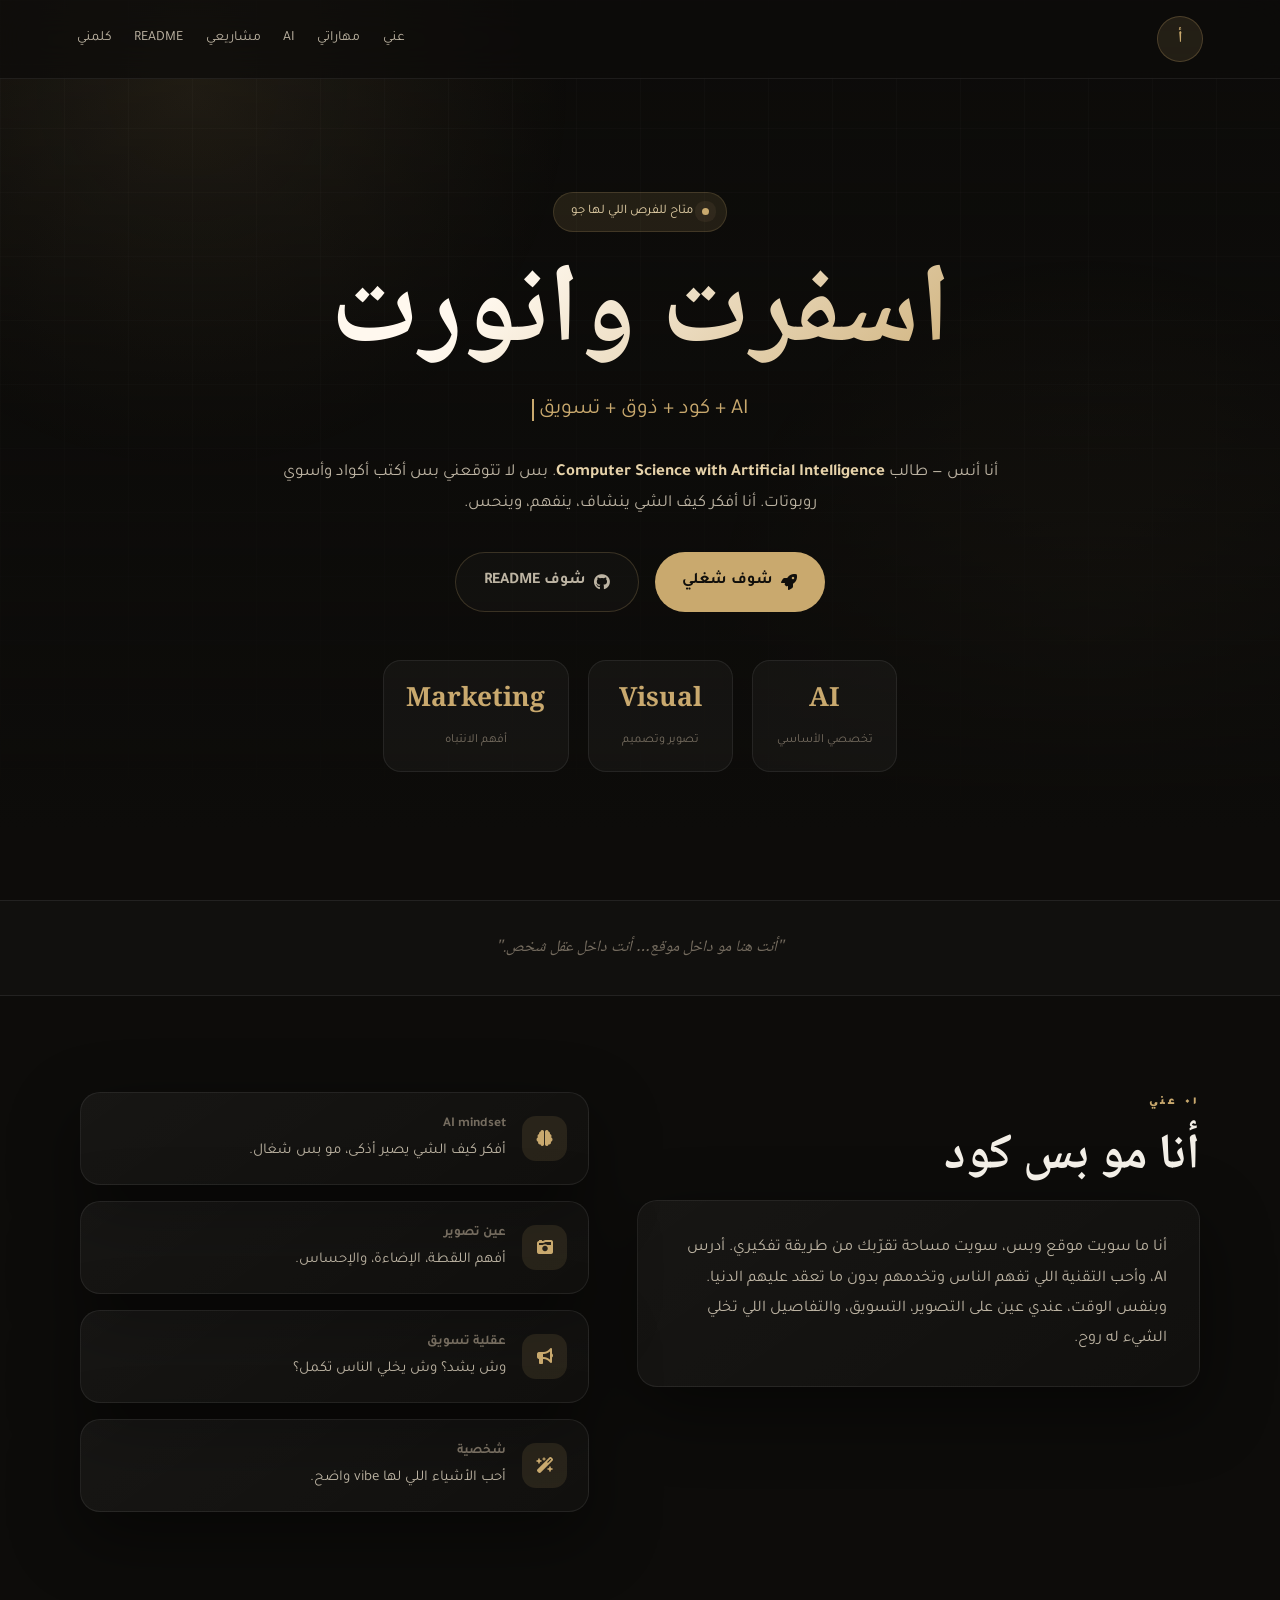
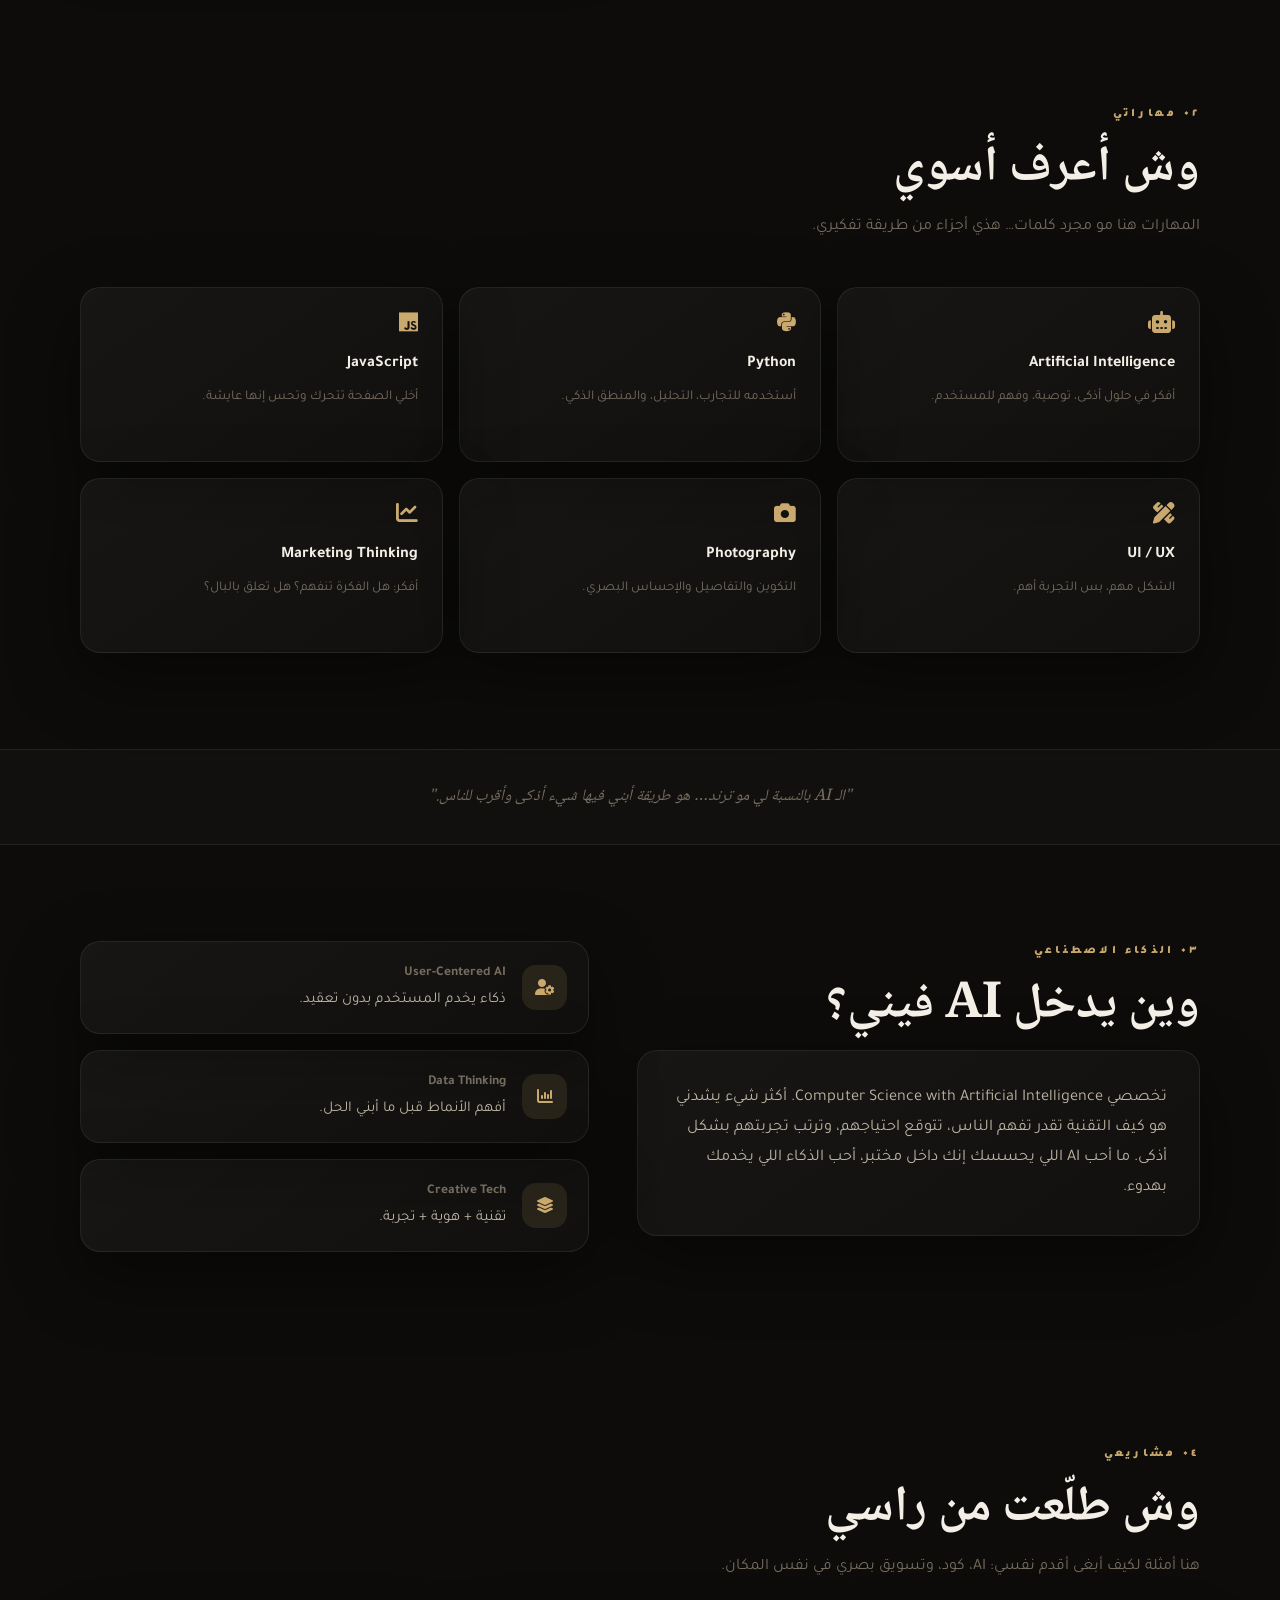
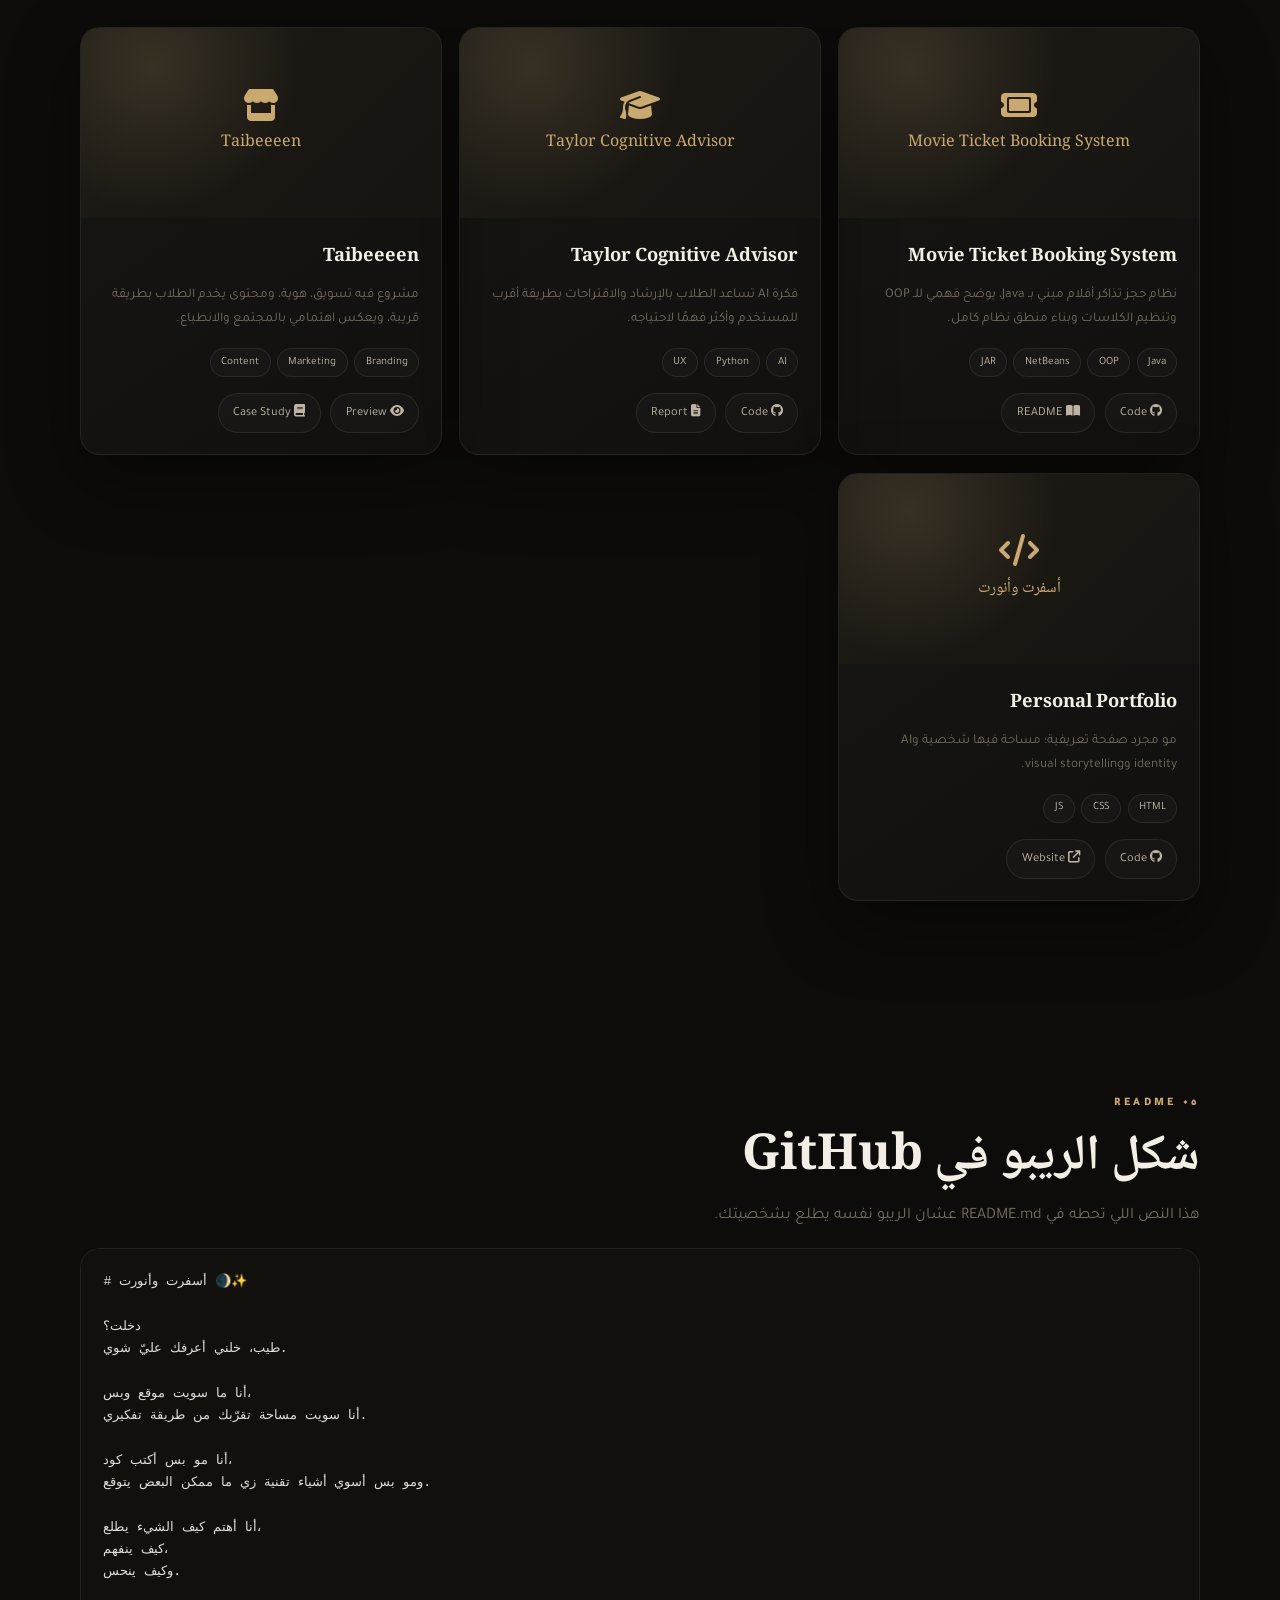
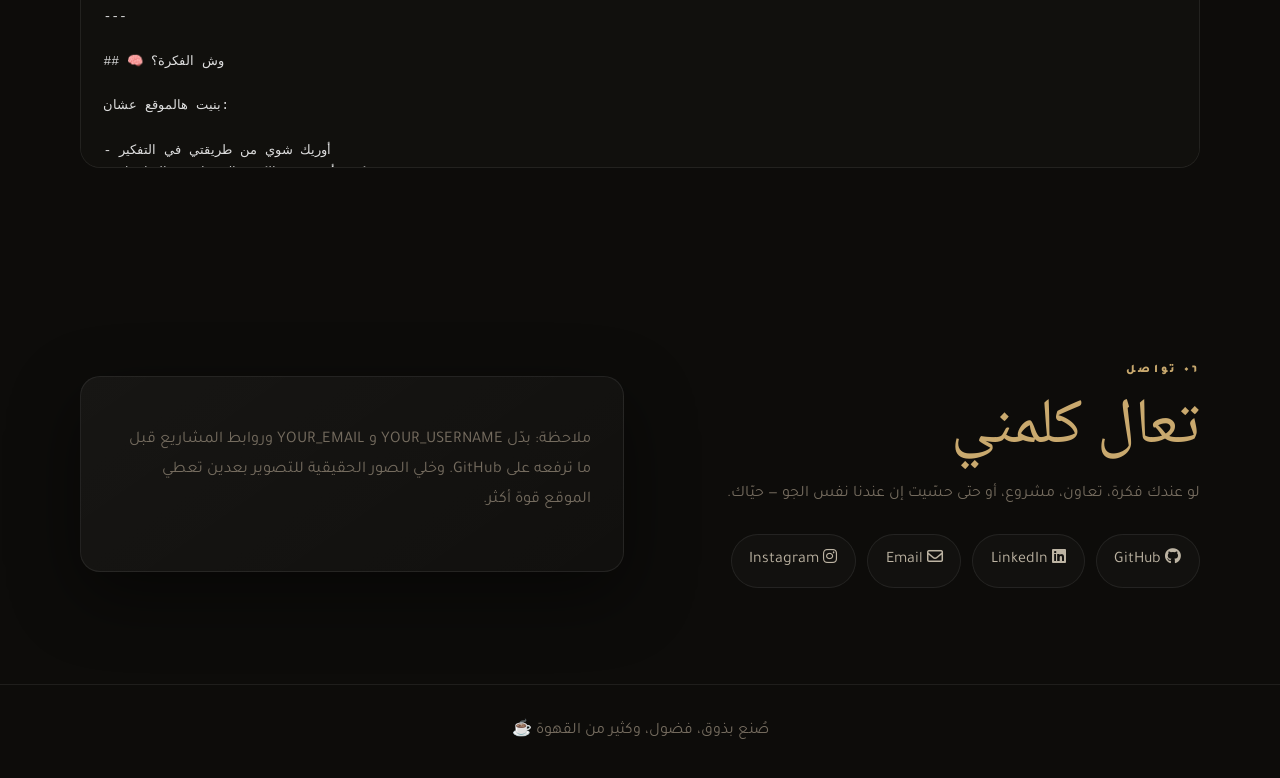
<file: index .html>
<!DOCTYPE html>
<html lang="ar" dir="rtl">
<head>
<meta charset="UTF-8" />
<meta name="viewport" content="width=device-width, initial-scale=1.0" />
<title>أسفرت وأنورت | Anas</title>
<link href="https://fonts.googleapis.com/css2?family=Noto+Naskh+Arabic:wght@500;700&family=Tajawal:wght@300;400;500;700;900&display=swap" rel="stylesheet">
<link rel="stylesheet" href="https://cdnjs.cloudflare.com/ajax/libs/font-awesome/6.5.0/css/all.min.css">
<style>
:root{
  --bg:#0d0c0a;--surface:#161410;--surface2:#1f1c17;--ink:#f3efe7;--soft:#bdb4a3;--muted:#756c5f;
  --gold:#c9a96e;--gold2:#e7d3aa;--gold-dim:rgba(201,169,110,.12);--border:rgba(255,255,255,.075);
  --shadow:0 24px 70px rgba(0,0,0,.48);--r:20px;--fb:'Tajawal',sans-serif;--fd:'Noto Naskh Arabic',serif;
}
*{box-sizing:border-box;margin:0;padding:0}
html{scroll-behavior:smooth}
body{background:var(--bg);color:var(--ink);font-family:var(--fb);line-height:1.85;overflow-x:hidden}
a{text-decoration:none;color:inherit}
body:before{
  content:"";position:fixed;inset:0;
  background:
    radial-gradient(circle at 15% 10%,rgba(201,169,110,.13),transparent 28%),
    radial-gradient(circle at 85% 70%,rgba(201,169,110,.09),transparent 30%),
    linear-gradient(rgba(255,255,255,.025) 1px,transparent 1px),
    linear-gradient(90deg,rgba(255,255,255,.025) 1px,transparent 1px);
  background-size:auto,auto,64px 64px,64px 64px;
  pointer-events:none;z-index:-2
}
body:after{
  content:"";position:fixed;inset:0;
  background:linear-gradient(to bottom,rgba(13,12,10,.1),#0d0c0a 92%);
  pointer-events:none;z-index:-1
}
nav{
  position:fixed;top:0;right:0;left:0;z-index:20;
  display:flex;justify-content:space-between;align-items:center;
  padding:1rem 6%;background:rgba(13,12,10,.72);
  backdrop-filter:blur(18px);border-bottom:1px solid var(--border)
}
.logo{
  width:46px;height:46px;border:1px solid rgba(201,169,110,.25);border-radius:50%;
  display:flex;align-items:center;justify-content:center;font-family:var(--fd);font-weight:700;
  color:var(--gold);background:var(--gold-dim)
}
.links{display:flex;gap:1.4rem;list-style:none}
.links a{font-size:.88rem;color:var(--soft);transition:.25s}
.links a:hover{color:var(--gold)}

.hero{min-height:100vh;display:grid;place-items:center;padding:8rem 6% 4rem;text-align:center;position:relative}
.hero-inner{max-width:980px}
.badge{display:inline-flex;gap:.55rem;align-items:center;background:var(--gold-dim);border:1px solid rgba(201,169,110,.18);color:var(--gold2);border-radius:999px;padding:.45rem 1.1rem;font-size:.82rem;margin-bottom:1.6rem}
.dot{width:7px;height:7px;background:var(--gold);border-radius:50%;box-shadow:0 0 0 7px rgba(201,169,110,.08)}
h1{font-family:var(--fd);font-size:clamp(3.1rem,9vw,7rem);line-height:1.05;background:linear-gradient(135deg,#fff8ee 30%,var(--gold));-webkit-background-clip:text;background-clip:text;color:transparent;margin-bottom:1rem}
.type{color:var(--gold);font-size:clamp(1rem,2.5vw,1.35rem);margin-bottom:1.6rem}
.cursor{border-left:2px solid var(--gold);padding-left:.35rem;animation:blink .8s infinite}
@keyframes blink{50%{border-color:transparent}}
.lead{max-width:760px;margin:0 auto 2rem;color:var(--soft);font-size:1.06rem}
.lead strong{color:var(--gold2);font-weight:700}
.cta{display:flex;justify-content:center;gap:1rem;flex-wrap:wrap;margin-top:2rem}
.btn{display:inline-flex;gap:.55rem;align-items:center;border-radius:999px;padding:.9rem 1.7rem;font-weight:700;transition:.3s}
.primary{background:var(--gold);color:#100f0c}
.secondary{border:1px solid rgba(201,169,110,.22);color:var(--soft);background:rgba(255,255,255,.025)}
.btn:hover{transform:translateY(-4px);box-shadow:0 14px 36px rgba(0,0,0,.35)}
.stats{display:flex;justify-content:center;gap:1.2rem;flex-wrap:wrap;margin-top:3rem}
.stat{background:rgba(255,255,255,.035);border:1px solid var(--border);border-radius:18px;padding:1rem 1.4rem;min-width:145px}
.stat b{display:block;color:var(--gold);font-family:var(--fd);font-size:1.65rem}
.stat span{font-size:.78rem;color:var(--muted)}

section{padding:6rem 6%}
.wrap{max-width:1120px;margin:auto}
.label{color:var(--gold);letter-spacing:.28em;font-size:.72rem;font-weight:900;margin-bottom:.8rem}
.title{font-family:var(--fd);font-size:clamp(2rem,4vw,3.1rem);line-height:1.25;margin-bottom:.8rem}
.sub{color:var(--muted);max-width:700px;margin-bottom:2.8rem}
.grid2{display:grid;grid-template-columns:1.05fr .95fr;gap:3rem;align-items:start}
.card{background:linear-gradient(145deg,rgba(255,255,255,.045),rgba(255,255,255,.018));border:1px solid var(--border);border-radius:var(--r);box-shadow:var(--shadow)}
.text-card{padding:2rem}
.text-card p{color:var(--soft);font-size:1.02rem}
.mini-list{display:grid;gap:1rem}
.mini{padding:1.2rem 1.3rem;display:flex;gap:1rem;align-items:center;transition:.3s}
.mini:hover{transform:translateX(-6px);border-color:rgba(201,169,110,.28)}
.ico{width:45px;height:45px;min-width:45px;border-radius:14px;background:var(--gold-dim);color:var(--gold);display:grid;place-items:center}
.mini strong{font-size:.84rem;color:var(--muted);display:block}
.mini p{font-size:.94rem;color:var(--soft)}

.skills{display:grid;grid-template-columns:repeat(3,1fr);gap:1rem}
.skill{padding:1.5rem;min-height:175px;transition:.3s;position:relative;overflow:hidden}
.skill:before{content:"";position:absolute;inset:0;background:radial-gradient(circle at top right,rgba(201,169,110,.12),transparent 50%);opacity:0;transition:.3s}
.skill:hover{transform:translateY(-7px);border-color:rgba(201,169,110,.22)}
.skill:hover:before{opacity:1}
.skill i{color:var(--gold);font-size:1.35rem;margin-bottom:1rem}
.skill h3{font-size:1rem;margin-bottom:.35rem}
.skill p{font-size:.84rem;color:var(--muted);position:relative}

.quote{padding:2rem 6%;text-align:center;color:var(--muted);font-family:var(--fd);font-style:italic;border-block:1px solid var(--border);background:rgba(255,255,255,.018)}

.projects{display:grid;grid-template-columns:repeat(3,1fr);gap:1.1rem}
.project{overflow:hidden}
.mock{height:190px;background:linear-gradient(135deg,var(--surface2),var(--surface));display:grid;place-items:center;text-align:center;color:var(--gold);font-family:var(--fd);position:relative}
.mock:before{content:"";position:absolute;inset:0;background:radial-gradient(circle at 20% 20%,rgba(201,169,110,.15),transparent 45%)}
.mock div{position:relative}
.project-body{padding:1.35rem}
.project h3{font-family:var(--fd);font-size:1.15rem}
.project p{font-size:.84rem;color:var(--muted);margin:.55rem 0 1rem}
.tags{display:flex;gap:.4rem;flex-wrap:wrap}
.tags span{font-size:.7rem;border:1px solid var(--border);border-radius:999px;padding:.2rem .65rem;color:var(--soft);background:rgba(255,255,255,.025)}
.project-actions{display:flex;gap:.6rem;flex-wrap:wrap;margin-top:1rem}
.project-actions a{border:1px solid var(--border);border-radius:999px;padding:.45rem .9rem;color:var(--soft);background:rgba(255,255,255,.025);font-size:.78rem;transition:.25s}
.project-actions a:hover{color:var(--gold);border-color:rgba(201,169,110,.35);transform:translateY(-2px)}

.readme{direction:ltr;text-align:left;background:#11100d;border:1px solid var(--border);border-radius:var(--r);padding:1.4rem;overflow:auto;max-height:520px;color:#ddd;font-family:ui-monospace,SFMono-Regular,Menlo,monospace;font-size:.82rem;line-height:1.7;white-space:pre-wrap}
.readme-title{direction:rtl;text-align:right;margin-bottom:1rem}
.readme-title p{color:var(--muted)}
.contact{display:grid;grid-template-columns:1fr 1fr;gap:2rem;align-items:center}
.big{font-family:var(--fd);font-size:clamp(2.4rem,5vw,4.1rem);color:var(--gold);line-height:1.1}
.contact p{color:var(--muted);margin:1rem 0 1.5rem}
.pills{display:flex;gap:.7rem;flex-wrap:wrap}
.pill{border:1px solid var(--border);border-radius:999px;padding:.7rem 1.1rem;color:var(--soft);background:rgba(255,255,255,.025);transition:.25s}
.pill:hover{color:var(--gold);border-color:rgba(201,169,110,.35);transform:translateY(-2px)}
footer{text-align:center;padding:2rem 6%;color:var(--muted);border-top:1px solid var(--border)}
@media(max-width:900px){.links{display:none}.grid2,.contact{grid-template-columns:1fr}.skills,.projects{grid-template-columns:1fr 1fr}}
@media(max-width:620px){.skills,.projects{grid-template-columns:1fr}.hero{padding-top:7rem}.stat{width:100%}}
</style>
</head>
<body>
<nav>
  <div class="logo">أ</div>
  <ul class="links">
    <li><a href="#about">عني</a></li>
    <li><a href="#skills">مهاراتي</a></li>
    <li><a href="#ai">AI</a></li>
    <li><a href="#projects">مشاريعي</a></li>
    <li><a href="#readme">README</a></li>
    <li><a href="#contact">كلمني</a></li>
  </ul>
</nav>

<section class="hero">
  <div class="hero-inner">
    <div class="badge"><span class="dot"></span> متاح للفرص اللي لها جو</div>
    <h1>أسفرت وأنورت</h1>
    <div class="type"><span class="cursor" id="type"></span></div>
    <p class="lead">أنا أنس — طالب <strong>Computer Science with Artificial Intelligence</strong>. بس لا تتوقعني بس أكتب أكواد وأسوي روبوتات. أنا أفكر كيف الشي ينشاف، ينفهم، وينحس.</p>
    <div class="cta">
      <a href="#projects" class="btn primary"><i class="fa-solid fa-rocket"></i> شوف شغلي</a>
      <a href="#readme" class="btn secondary"><i class="fa-brands fa-github"></i> شوف README</a>
    </div>
    <div class="stats">
      <div class="stat"><b>AI</b><span>تخصصي الأساسي</span></div>
      <div class="stat"><b>Visual</b><span>تصوير وتصميم</span></div>
      <div class="stat"><b>Marketing</b><span>أفهم الانتباه</span></div>
    </div>
  </div>
</section>

<div class="quote">"أنت هنا مو داخل موقع… أنت داخل عقل شخص."</div>

<section id="about">
  <div class="wrap grid2">
    <div>
      <div class="label">٠١ عني</div>
      <h2 class="title">أنا مو بس كود</h2>
      <div class="card text-card">
        <p>أنا ما سويت موقع وبس، سويت مساحة تقرّبك من طريقة تفكيري. أدرس AI، وأحب التقنية اللي تفهم الناس وتخدمهم بدون ما تعقد عليهم الدنيا. وبنفس الوقت، عندي عين على التصوير، التسويق، والتفاصيل اللي تخلي الشيء له روح.</p>
      </div>
    </div>
    <div class="mini-list">
      <div class="card mini"><div class="ico"><i class="fa-solid fa-brain"></i></div><div><strong>AI mindset</strong><p>أفكر كيف الشي يصير أذكى، مو بس شغال.</p></div></div>
      <div class="card mini"><div class="ico"><i class="fa-solid fa-camera-retro"></i></div><div><strong>عين تصوير</strong><p>أفهم اللقطة، الإضاءة، والإحساس.</p></div></div>
      <div class="card mini"><div class="ico"><i class="fa-solid fa-bullhorn"></i></div><div><strong>عقلية تسويق</strong><p>وش يشد؟ وش يخلي الناس تكمل؟</p></div></div>
      <div class="card mini"><div class="ico"><i class="fa-solid fa-wand-magic-sparkles"></i></div><div><strong>شخصية</strong><p>أحب الأشياء اللي لها vibe واضح.</p></div></div>
    </div>
  </div>
</section>

<section id="skills">
  <div class="wrap">
    <div class="label">٠٢ مهاراتي</div>
    <h2 class="title">وش أعرف أسوي</h2>
    <p class="sub">المهارات هنا مو مجرد كلمات… هذي أجزاء من طريقة تفكيري.</p>
    <div class="skills">
      <div class="card skill"><i class="fa-solid fa-robot"></i><h3>Artificial Intelligence</h3><p>أفكر في حلول أذكى، توصية، وفهم للمستخدم.</p></div>
      <div class="card skill"><i class="fa-brands fa-python"></i><h3>Python</h3><p>أستخدمه للتجارب، التحليل، والمنطق الذكي.</p></div>
      <div class="card skill"><i class="fa-brands fa-js"></i><h3>JavaScript</h3><p>أخلي الصفحة تتحرك وتحس إنها عايشة.</p></div>
      <div class="card skill"><i class="fa-solid fa-pen-ruler"></i><h3>UI / UX</h3><p>الشكل مهم، بس التجربة أهم.</p></div>
      <div class="card skill"><i class="fa-solid fa-camera"></i><h3>Photography</h3><p>التكوين والتفاصيل والإحساس البصري.</p></div>
      <div class="card skill"><i class="fa-solid fa-chart-line"></i><h3>Marketing Thinking</h3><p>أفكر: هل الفكرة تنفهم؟ هل تعلق بالبال؟</p></div>
    </div>
  </div>
</section>

<div class="quote">"الـ AI بالنسبة لي مو ترند… هو طريقة أبني فيها شيء أذكى وأقرب للناس."</div>

<section id="ai">
  <div class="wrap grid2">
    <div>
      <div class="label">٠٣ الذكاء الاصطناعي</div>
      <h2 class="title">وين يدخل AI فيني؟</h2>
      <div class="card text-card">
        <p>تخصصي Computer Science with Artificial Intelligence. أكثر شيء يشدني هو كيف التقنية تقدر تفهم الناس، تتوقع احتياجهم، وترتب تجربتهم بشكل أذكى. ما أحب AI اللي يحسسك إنك داخل مختبر، أحب الذكاء اللي يخدمك بهدوء.</p>
      </div>
    </div>
    <div class="mini-list">
      <div class="card mini"><div class="ico"><i class="fa-solid fa-user-gear"></i></div><div><strong>User-Centered AI</strong><p>ذكاء يخدم المستخدم بدون تعقيد.</p></div></div>
      <div class="card mini"><div class="ico"><i class="fa-solid fa-chart-column"></i></div><div><strong>Data Thinking</strong><p>أفهم الأنماط قبل ما أبني الحل.</p></div></div>
      <div class="card mini"><div class="ico"><i class="fa-solid fa-layer-group"></i></div><div><strong>Creative Tech</strong><p>تقنية + هوية + تجربة.</p></div></div>
    </div>
  </div>
</section>

<section id="projects">
  <div class="wrap">
    <div class="label">٠٤ مشاريعي</div>
    <h2 class="title">وش طلّعت من راسي</h2>
    <p class="sub">هنا أمثلة لكيف أبغى أقدم نفسي: AI، كود، وتسويق بصري في نفس المكان.</p>
    <div class="projects">
      <div class="card project">
        <div class="mock"><div><i class="fa-solid fa-ticket fa-2x"></i><br>Movie Ticket Booking System</div></div>
        <div class="project-body">
          <h3>Movie Ticket Booking System</h3>
          <p>نظام حجز تذاكر أفلام مبني بـ Java، يوضح فهمي للـ OOP وتنظيم الكلاسات وبناء منطق نظام كامل.</p>
          <div class="tags"><span>Java</span><span>OOP</span><span>NetBeans</span><span>JAR</span></div>
          <div class="project-actions">
            <a href="https://github.com/YOUR_USERNAME/movie-ticket-booking-system" target="_blank"><i class="fa-brands fa-github"></i> Code</a>
            <a href="https://github.com/YOUR_USERNAME/movie-ticket-booking-system#readme" target="_blank"><i class="fa-solid fa-book-open"></i> README</a>
          </div>
        </div>
      </div>
      <div class="card project">
        <div class="mock"><div><i class="fa-solid fa-graduation-cap fa-2x"></i><br>Taylor Cognitive Advisor</div></div>
        <div class="project-body">
          <h3>Taylor Cognitive Advisor</h3>
          <p>فكرة AI تساعد الطلاب بالإرشاد والاقتراحات بطريقة أقرب للمستخدم وأكثر فهمًا لاحتياجه.</p>
          <div class="tags"><span>AI</span><span>Python</span><span>UX</span></div>
          <div class="project-actions">
            <a href="https://github.com/YOUR_USERNAME/taylor-cognitive-advisor" target="_blank"><i class="fa-brands fa-github"></i> Code</a>
            <a href="#" target="_blank"><i class="fa-solid fa-file-lines"></i> Report</a>
          </div>
        </div>
      </div>
      <div class="card project">
        <div class="mock"><div><i class="fa-solid fa-store fa-2x"></i><br>Taibeeeen</div></div>
        <div class="project-body">
          <h3>Taibeeeen</h3>
          <p>مشروع فيه تسويق، هوية، ومحتوى يخدم الطلاب بطريقة قريبة، ويعكس اهتمامي بالمجتمع والانطباع.</p>
          <div class="tags"><span>Branding</span><span>Marketing</span><span>Content</span></div>
          <div class="project-actions">
            <a href="#" target="_blank"><i class="fa-solid fa-eye"></i> Preview</a>
            <a href="#" target="_blank"><i class="fa-solid fa-book"></i> Case Study</a>
          </div>
        </div>
      </div>
      <div class="card project">
        <div class="mock"><div><i class="fa-solid fa-code fa-2x"></i><br>أسفرت وأنورت</div></div>
        <div class="project-body">
          <h3>Personal Portfolio</h3>
          <p>مو مجرد صفحة تعريفية؛ مساحة فيها شخصية وAI identity وvisual storytelling.</p>
          <div class="tags"><span>HTML</span><span>CSS</span><span>JS</span></div>
          <div class="project-actions">
            <a href="https://github.com/YOUR_USERNAME/anas-portfolio" target="_blank"><i class="fa-brands fa-github"></i> Code</a>
            <a href="#" target="_blank"><i class="fa-solid fa-arrow-up-right-from-square"></i> Website</a>
          </div>
        </div>
      </div>
    </div>
  </div>
</section>

<section id="readme">
  <div class="wrap">
    <div class="readme-title">
      <div class="label">٠٥ README</div>
      <h2 class="title">شكل الريبو في GitHub</h2>
      <p>هذا النص اللي تحطه في README.md عشان الريبو نفسه يطلع بشخصيتك.</p>
    </div>
    <pre class="readme"># أسفرت وأنورت 🌒✨

دخلت؟
طيب، خلني أعرفك عليّ شوي.

أنا ما سويت موقع وبس،
أنا سويت مساحة تقرّبك من طريقة تفكيري.

أنا مو بس أكتب كود،
ومو بس أسوي أشياء تقنية زي ما ممكن البعض يتوقع.

أنا أهتم كيف الشيء يطلع،
كيف ينفهم،
وكيف ينحس.

---

## 🧠 وش الفكرة؟

بنيت هالموقع عشان:

- أوريك شوي من طريقتي في التفكير
- كيف أدمج بين الكود، الإحساس، والتفاصيل
- كيف الصفحة تكون تجربة مو مجرد محتوى ينقري ويمشي

إذا دخلت هنا،
فأنت مو بس تتصفح،
أنت داخل جو.

---

## 👨‍💻 من أنا؟

أنا أنس،
طالب Computer Science with Artificial Intelligence.

الذكاء الاصطناعي شدني لأنه مو مجرد تقنية،
شدني لأنه يحاول يفهم، يتوقع، ويتعلم.

لكن بنفس الوقت، ما عمري كنت شخص تقني فقط.

أحب التصوير، التصميم، التسويق،
وأحب الأشياء اللي لها شخصية واضحة.

---

## 🤝 لو بتعرفني من شغلي

بتعرف إني ما أمشي على مبدأ:
"يشتغل؟ خلاص ممتاز."

لا.

أنا يهمني كيف يطلع، كيف يوصل،
وكيف يخلي اللي قدامه يحس إنه متعوب عليه.

أحب التفاصيل.
وأميل للأفكار اللي لها شخصية،
مو الأشياء المستنسخة اللي تشبه بعضها.

> أحب أبني أشياء لها روح.</pre>
  </div>
</section>

<section id="contact">
  <div class="wrap contact">
    <div>
      <div class="label">٠٦ تواصل</div>
      <div class="big">تعال كلمني</div>
      <p>لو عندك فكرة، تعاون، مشروع، أو حتى حسّيت إن عندنا نفس الجو — حيّاك.</p>
      <div class="pills">
        <a class="pill" href="https://github.com/YOUR_USERNAME" target="_blank"><i class="fa-brands fa-github"></i> GitHub</a>
        <a class="pill" href="https://linkedin.com/in/YOUR_USERNAME" target="_blank"><i class="fa-brands fa-linkedin"></i> LinkedIn</a>
        <a class="pill" href="mailto:YOUR_EMAIL@gmail.com"><i class="fa-regular fa-envelope"></i> Email</a>
        <a class="pill" href="https://instagram.com/YOUR_USERNAME" target="_blank"><i class="fa-brands fa-instagram"></i> Instagram</a>
      </div>
    </div>
    <div class="card text-card">
      <p>ملاحظة: بدّل YOUR_USERNAME و YOUR_EMAIL وروابط المشاريع قبل ما ترفعه على GitHub. وخلي الصور الحقيقية للتصوير بعدين تعطي الموقع قوة أكثر.</p>
    </div>
  </div>
</section>

<footer>صُنع بذوق، فضول، وكثير من القهوة ☕</footer>
<script>
const phrases=['AI + كود + ذوق + تسويق','مو بس أكتب أكواد وأسوي روبوتات','أحب أبني أشياء لها روح','التفاصيل الصغيرة تصنع الفرق'];
let p=0,c=0,d=false;
const el=document.getElementById('type');
function type(){
  const t=phrases[p];
  if(!d){
    el.textContent=t.slice(0,++c);
    if(c===t.length){d=true;setTimeout(type,1500);return}
  }else{
    el.textContent=t.slice(0,--c);
    if(c===0){d=false;p=(p+1)%phrases.length}
  }
  setTimeout(type,d?38:80)
}
type();
</script>
</body>
</html>
</file>
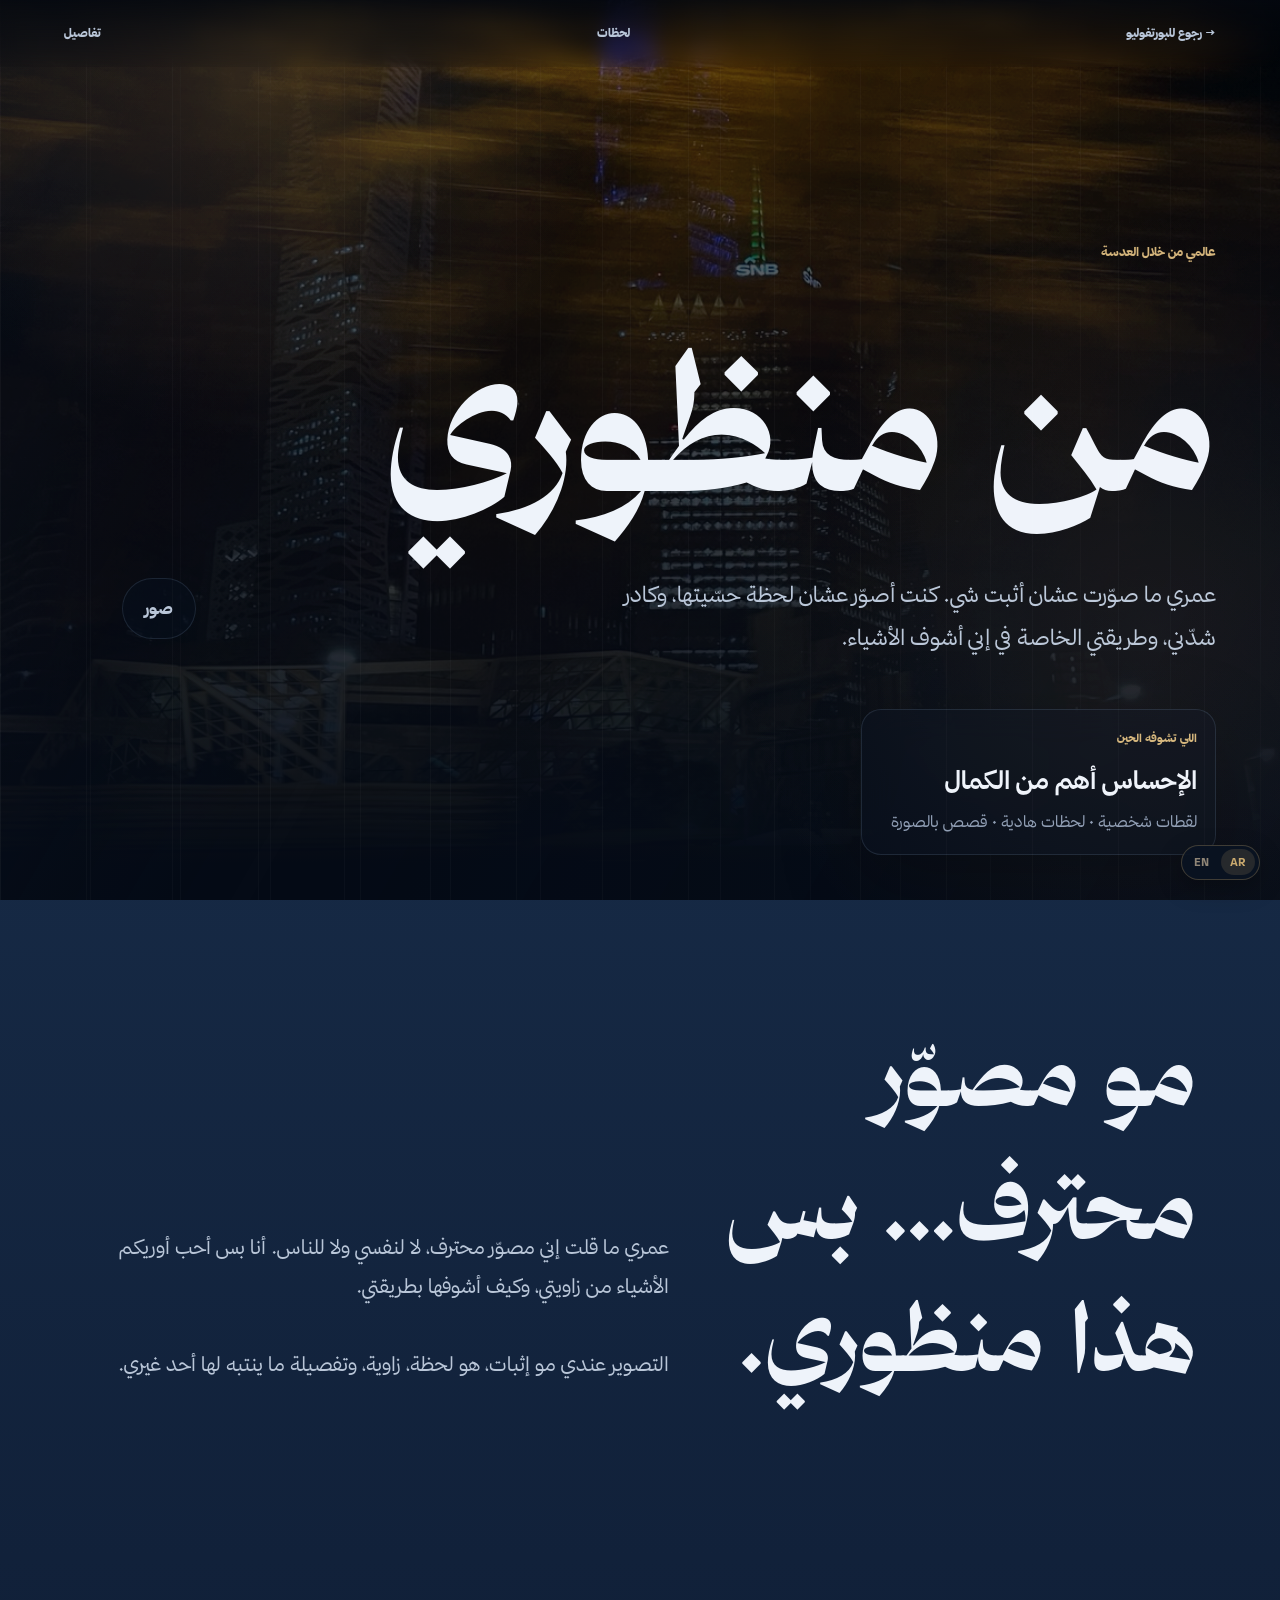
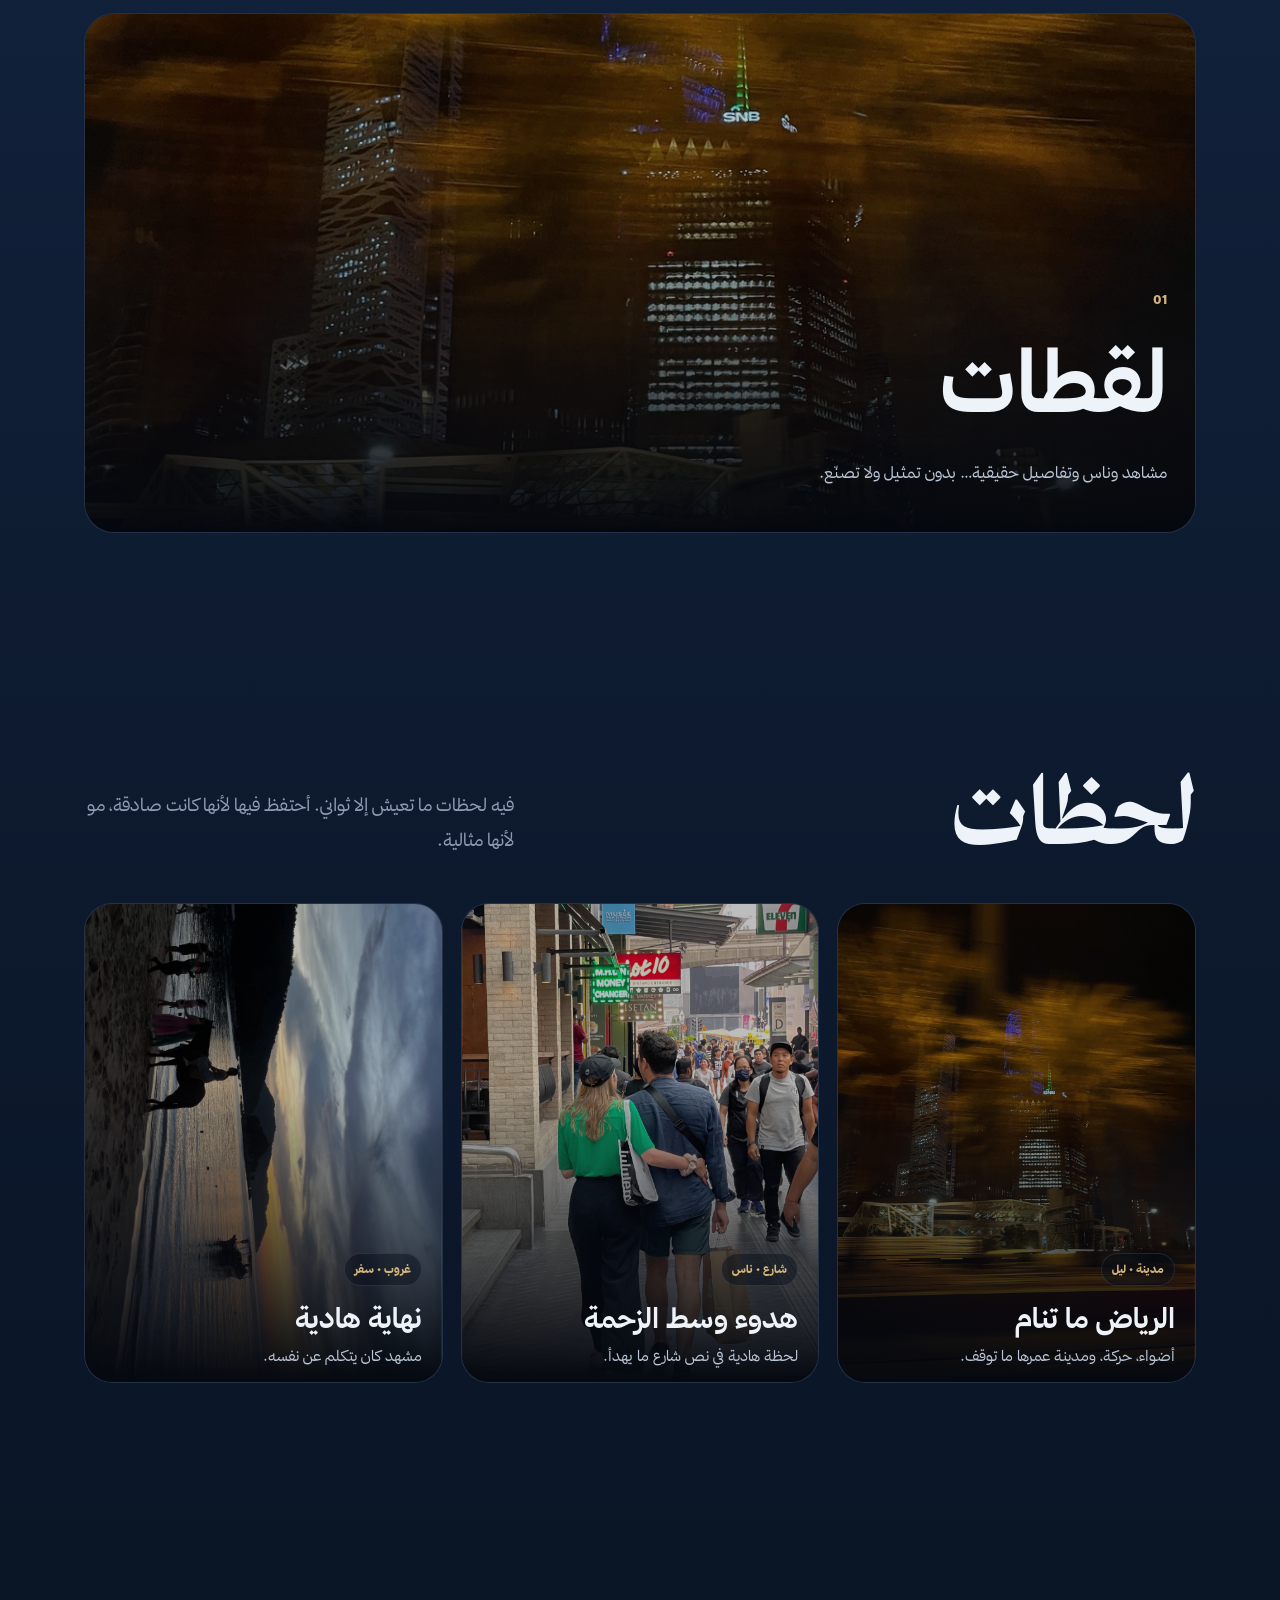
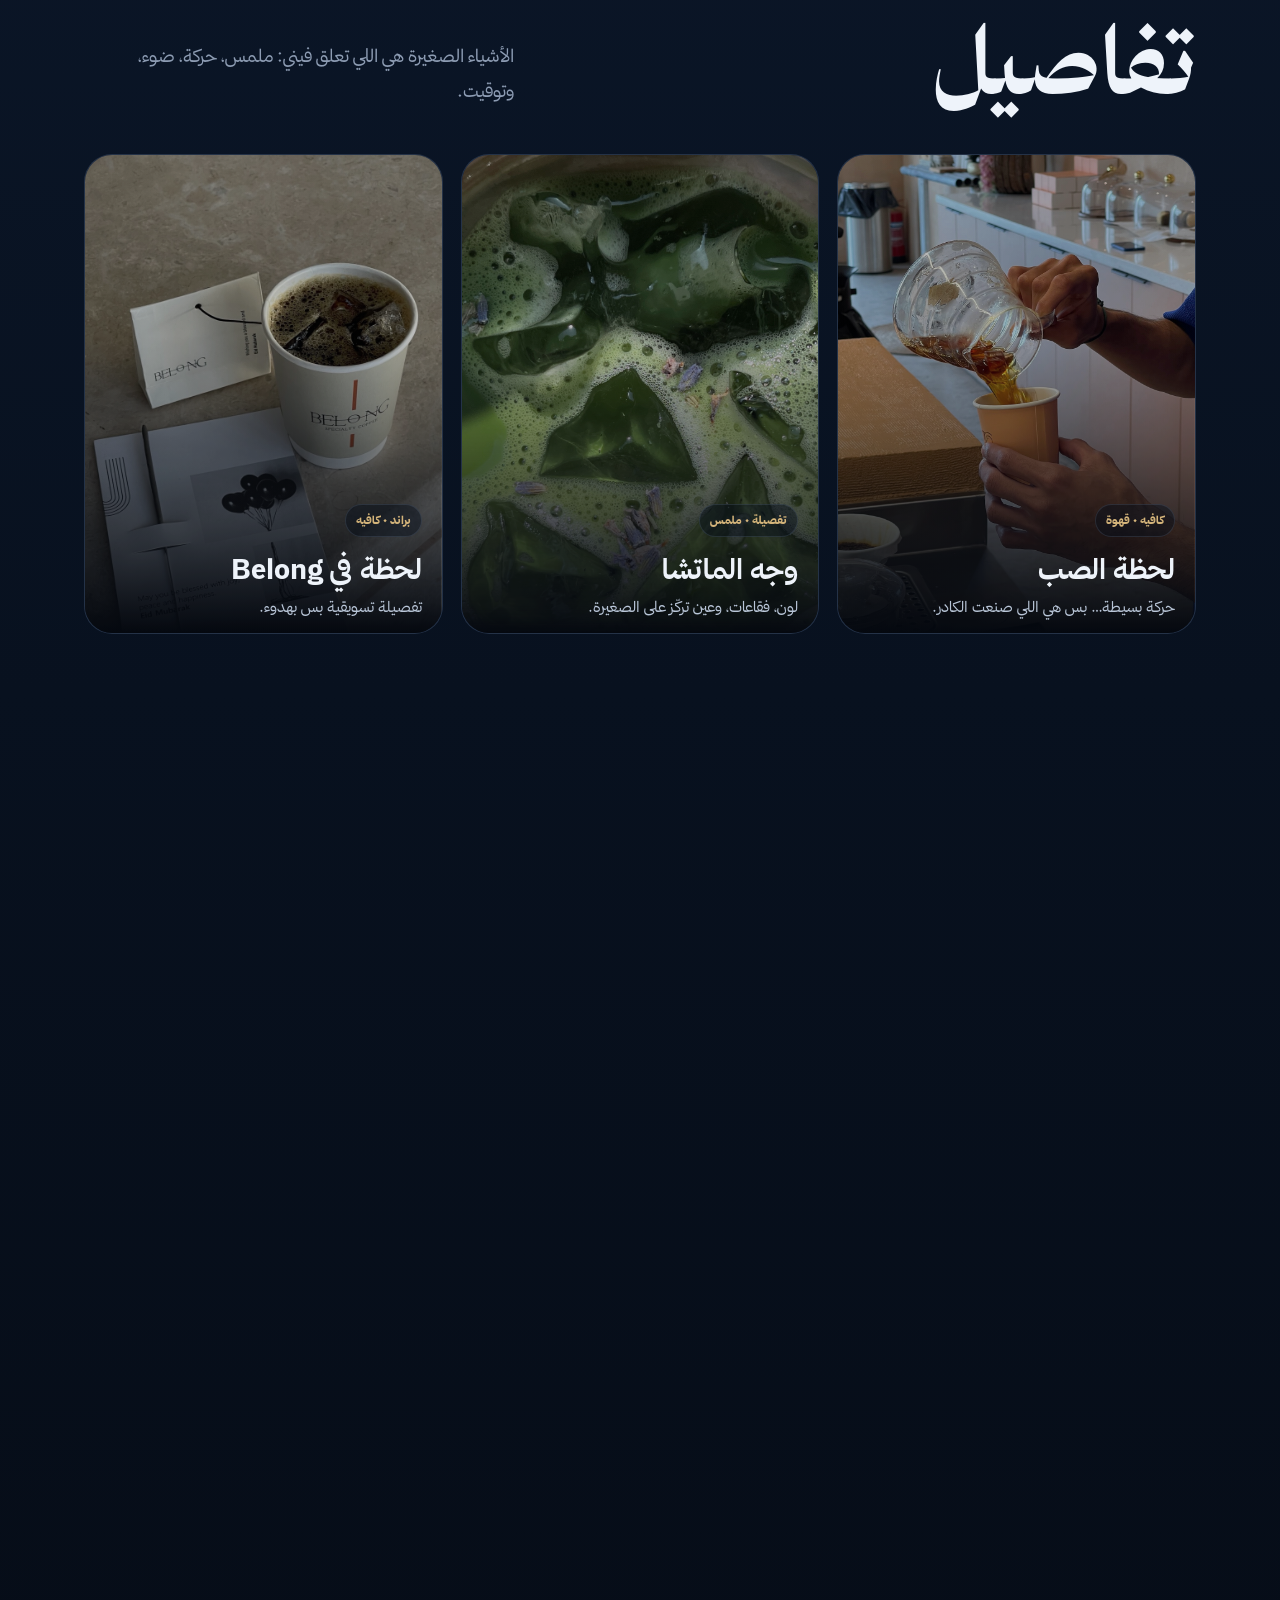
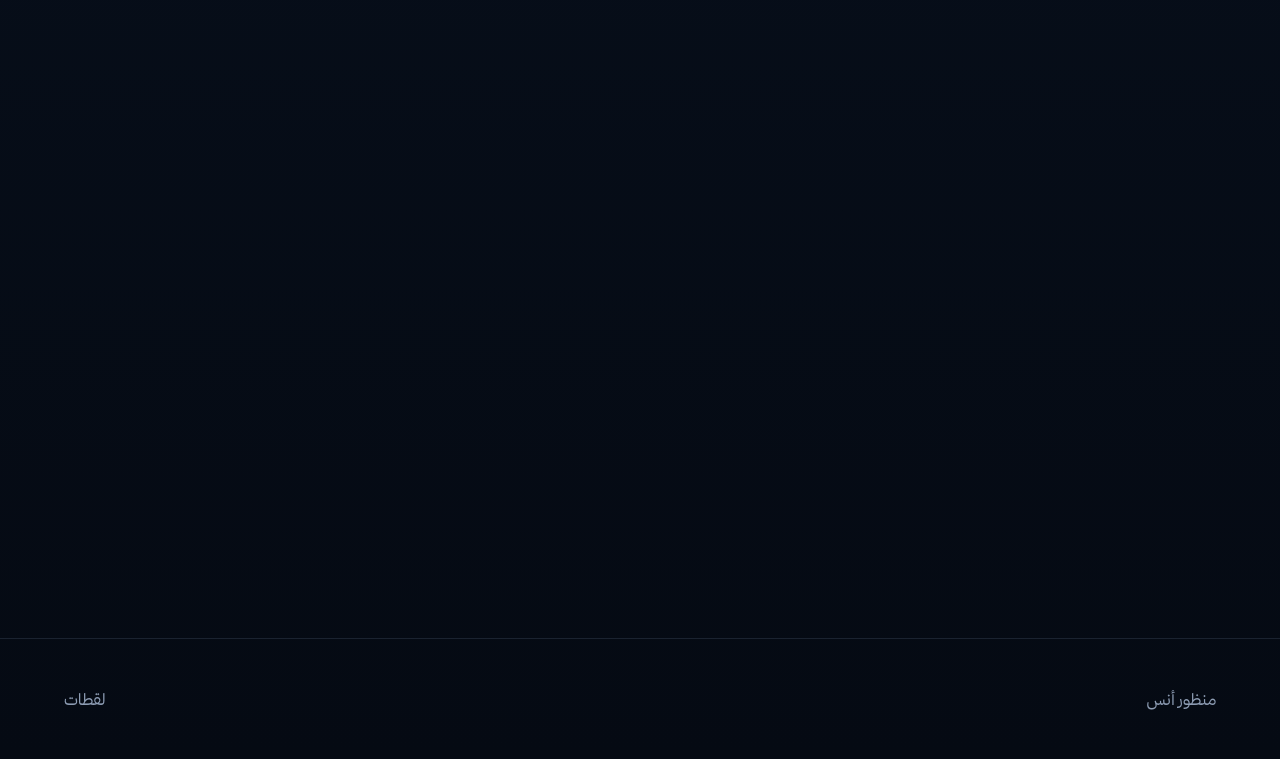
<file: photography.html>
<!doctype html>
<html lang="en">
<head>
<meta charset="utf-8">
<meta name="viewport" content="width=device-width,initial-scale=1">
<title>Photography | Anas Mugeb</title>
<meta name="description" content="Photography by Anas Mugeb: composition, light and the small details most people walk past.">
<meta name="theme-color" content="#0e1a2e">
<link rel="icon" href="assets/favicon.svg" type="image/svg+xml">
<link rel="apple-touch-icon" href="assets/apple-touch-icon.png">
<meta property="og:type" content="website">
<meta property="og:title" content="Photography | Anas Mugeb">
<meta property="og:description" content="Photography by Anas Mugeb: composition, light and the small details most people walk past.">
<meta property="og:url" content="https://anoosy99.github.io/anas-portfolio/photography.html">
<meta property="og:image" content="https://anoosy99.github.io/anas-portfolio/assets/og-image.jpg">
<meta property="og:image:width" content="1200">
<meta property="og:image:height" content="630">
<meta name="twitter:card" content="summary_large_image">
<link href="https://fonts.googleapis.com/css2?family=Tajawal:wght@400;500;700;900&display=swap" rel="stylesheet">
<style>
:root{--bg:#0b1424;--deep:#050a13;--panel:#101b2e;--panel2:#16233a;--ink:#eef3fa;--soft:#b9c6d8;--muted:#8d9cb3;--accent:#d4b47a;--line:rgba(170,200,240,.13)}*{box-sizing:border-box}html{scroll-behavior:smooth}body{margin:0;background:var(--bg);color:var(--ink);font-family:Tajawal,Arial,sans-serif;overflow-x:hidden}a{text-decoration:none;color:inherit}.grain{position:fixed;inset:0;pointer-events:none;z-index:10;background:radial-gradient(circle at 20% 8%,rgba(212,180,122,.13),transparent 28%),radial-gradient(circle at 90% 70%,rgba(212,180,122,.08),transparent 32%),linear-gradient(90deg,rgba(255,255,255,.025) 1px,transparent 1px);background-size:auto,auto,86px 86px;mix-blend-mode:screen}.nav{position:fixed;top:0;left:0;right:0;z-index:30;display:flex;justify-content:space-between;align-items:center;padding:22px 5%;background:linear-gradient(to bottom,rgba(4,8,15,.88),rgba(4,8,15,.08));backdrop-filter:blur(8px)}.nav a{font-weight:900;letter-spacing:.12em;font-size:12px;color:var(--soft)}.nav a:hover,.back{color:var(--accent)}.hero{height:100vh;position:relative;display:grid;place-items:center;padding:5%;overflow:hidden;background:var(--deep)}.hero:before{content:"";position:absolute;inset:0;background:linear-gradient(to top,var(--bg) 4%,rgba(8,15,28,.25)),url('photo-hero.jpg') center/cover;filter:contrast(1.04) brightness(.72) saturate(.92);transform:scale(1.08);animation:heroZoom 16s ease forwards}.hero:after{content:"";position:absolute;inset:0;background:linear-gradient(120deg,rgba(8,15,28,.85),transparent 42%,rgba(8,15,28,.45)),repeating-linear-gradient(90deg,rgba(255,255,255,.035) 0 1px,transparent 1px 90px);opacity:.75}.hero-content{position:relative;z-index:2;text-align:left;width:100%;max-width:1180px}.eyebrow{color:var(--accent);font-weight:900;letter-spacing:.34em;font-size:12px;text-transform:uppercase}.hero h1{font-size:clamp(64px,15vw,190px);line-height:.82;margin:18px 0 14px;text-transform:uppercase;letter-spacing:-.08em;max-width:900px}.hero p{max-width:620px;color:var(--soft);font-size:clamp(17px,2vw,22px);line-height:1.55;margin:0}.widget{position:absolute;left:5%;bottom:5%;z-index:4;width:min(355px,86vw);border:1px solid var(--line);background:rgba(8,15,28,.68);backdrop-filter:blur(18px);padding:18px;border-radius:20px;box-shadow:0 25px 80px rgba(0,0,0,.32)}.widget small{display:block;color:var(--accent);font-weight:900;letter-spacing:.18em;font-size:11px}.widget b{display:block;font-size:25px;margin:7px 0 2px}.widget span{color:var(--muted)}.switch{position:absolute;right:5%;bottom:5%;z-index:4;display:flex;gap:8px}.switch a{border:1px solid var(--line);background:rgba(8,15,28,.62);backdrop-filter:blur(18px);padding:14px 22px;border-radius:999px;font-weight:900;letter-spacing:.08em;color:var(--soft);transition:.35s}.switch a:hover{background:var(--accent);color:var(--deep);transform:translateY(-3px)}.wrap{max-width:1240px;margin:auto;padding:105px 5%}.intro{display:grid;grid-template-columns:.9fr 1.1fr;gap:48px;align-items:end}.intro h2,.section-head h2,.quote h2{font-size:clamp(42px,7.4vw,102px);line-height:.9;margin:0;letter-spacing:-.065em}.intro p{color:var(--soft);font-size:20px;line-height:1.75}.zones{display:grid;grid-template-columns:1fr 1fr;gap:22px}.zone{position:relative;min-height:520px;border:1px solid var(--line);border-radius:30px;overflow:hidden;display:flex;align-items:flex-end;padding:28px;background:var(--panel);transition:.5s cubic-bezier(.2,.8,.2,1)}.zone:before{content:"";position:absolute;inset:0;background:linear-gradient(to top,var(--deep),transparent 65%),var(--image);background-size:cover;background-position:center;transition:.9s cubic-bezier(.2,.8,.2,1);filter:saturate(.9) brightness(.78)}.zone:hover{transform:scale(1.025);border-color:rgba(212,180,122,.6)}.zone:hover:before{transform:scale(1.08)}.zone>*{position:relative}.zone h3{font-size:clamp(48px,7vw,86px);line-height:.86;margin:8px 0;letter-spacing:-.065em}.zone p{color:var(--soft);max-width:430px}.still{--image:url('moment-kl-night.jpg')}.motion{--image:url('coffee-pour.jpg')}.section-head{display:flex;justify-content:space-between;align-items:end;gap:22px;margin-bottom:28px}.section-head p{color:var(--muted);max-width:430px;font-size:18px;line-height:1.6}.gallery{display:grid;grid-template-columns:repeat(3,1fr);gap:18px}.shot{min-height:480px;border:1px solid var(--line);border-radius:28px;overflow:hidden;background:var(--panel);position:relative;padding:20px;display:flex;align-items:flex-end;transition:.55s cubic-bezier(.2,.8,.2,1)}.shot:before{content:"";position:absolute;inset:0;background:linear-gradient(to top,var(--deep),rgba(4,8,15,.1) 62%),var(--img);background-size:cover;background-position:center;filter:saturate(.92) brightness(.82);transition:.9s cubic-bezier(.2,.8,.2,1)}.shot:hover{transform:translateY(-10px) scale(1.015);border-color:rgba(212,180,122,.65);box-shadow:0 30px 80px rgba(0,0,0,.35)}.shot:hover:before{transform:scale(1.08)}.shot-info{position:relative;transform:translateY(8px);transition:.45s}.shot:hover .shot-info{transform:translateY(0)}.tag{display:inline-block;border:1px solid var(--line);border-radius:999px;padding:5px 10px;color:var(--accent);font-size:11px;font-weight:900;letter-spacing:.14em;background:rgba(8,15,28,.48)}.shot h3{font-size:28px;margin:12px 0 4px;letter-spacing:-.03em}.shot p{margin:0;color:var(--soft);font-size:15px}.s1{--img:url('moment-kl-night.jpg')}.s2{--img:url('street-couple.jpg')}.s3{--img:url('beach-sunset.jpg')}.d1{--img:url('coffee-pour.jpg')}.d2{--img:url('matcha-detail.jpg')}.d3{--img:url('belong-coffee.jpg')}.p1{--img:url('barista-portrait.jpg')}.p2{--img:url('epic-volunteer.jpg')}.p3{--img:url('bali-beach.jpg')}.m1{--img:url('video-restaurant-cover.jpg')}.m2{--img:url('video-cafe-cover.jpg')}.m3{--img:url('video-reel-cover.jpg')}.quote{min-height:72vh;display:grid;place-items:center;text-align:center;padding:90px 5%;border-block:1px solid var(--line);background:radial-gradient(circle at center,rgba(212,180,122,.08),transparent 45%)}.quote p{max-width:760px;color:var(--muted);font-size:22px;line-height:1.7}.reveal{opacity:0;transform:translateY(90px) scale(.98);filter:blur(10px);transition:opacity 1s ease,transform 1s cubic-bezier(.2,.8,.2,1),filter 1s ease}.reveal.show{opacity:1;transform:translateY(0) scale(1);filter:blur(0)}footer{padding:45px 5%;color:var(--muted);display:flex;justify-content:space-between;border-top:1px solid var(--line)}@keyframes heroZoom{to{transform:scale(1)}}@media(max-width:850px){.intro,.zones,.gallery{grid-template-columns:1fr}.switch{position:relative;right:auto;bottom:auto;margin-top:26px}.widget{position:relative;left:auto;bottom:auto;margin-top:24px}.hero{height:auto;min-height:100vh}.hero-content{padding-top:95px;text-align:left}.section-head{display:block}.shot{min-height:390px}footer{display:block}}

/* Motion (videos) hidden for now: remove the motion-off class to bring it back */
.motion-off{display:none!important}
.zones:has(.motion-off){grid-template-columns:1fr}
/* Language switch (matches main site) */
.lang-switch{position:fixed;right:1.25rem;bottom:1.25rem;z-index:1000;display:flex;gap:.2rem;padding:.22rem;border:1px solid rgba(201,169,110,.28);border-radius:999px;background:rgba(13,12,10,.86);backdrop-filter:blur(14px);box-shadow:0 8px 24px rgba(0,0,0,.28)}
.lang-switch button{border:0;background:transparent;color:#8f8576;font:700 11px Arial,sans-serif;padding:6px 9px;border-radius:999px;cursor:pointer}
.lang-switch button.active{background:rgba(201,169,110,.15);color:#c9a96e}
html[dir=rtl] .nav a,html[dir=rtl] .eyebrow,html[dir=rtl] .tag,html[dir=rtl] .switch a,html[dir=rtl] h1,html[dir=rtl] h2,html[dir=rtl] h3{letter-spacing:0}
html[dir=rtl] body{font-family:Tahoma,Arial,sans-serif}
html[dir=rtl] .hero-content{text-align:right}
html[dir=rtl] .hero h1,html[dir=rtl] .hero p{margin-left:auto}
html[dir=rtl] .switch{right:auto;left:5%}
html[dir=rtl] .widget{left:auto;right:5%}
@media(max-width:850px){html[dir=rtl] .hero-content{text-align:right}html[dir=rtl] .widget{right:auto}html[dir=rtl] .switch{left:auto}}
</style>
<link rel="stylesheet" href="assets/thmanyah-arabic.css">
<link rel="stylesheet" href="assets/blue-hour.css">
</head>
<body>
<div class="grain"></div>
<nav class="nav"><a class="back" href="index.html">← BACK TO PORTFOLIO</a><a href="#moments">MOMENTS</a><a href="#details">DETAILS</a><a class="motion-off" href="#motion">MOTION</a></nav>
<header class="hero">
  <div class="hero-content reveal">
    <div class="eyebrow">ANAS VISUAL WORLD</div>
    <h1>من منظوري</h1>
    <p>Photography was never about proving anything. It was always about the feeling of a moment, a frame, and a quiet way of seeing things.</p>
    <div class="switch"><a href="#moments">STILL</a><a class="motion-off" href="#motion">MOTION</a></div>
  </div>
  <aside class="widget reveal"><small>NOW VIEWING</small><b>Feeling before perfection</b><span>Personal frames • quiet moments • visual stories</span></aside>
</header>
<main>
<section class="wrap intro reveal">
  <h2>Not professional. Just personal.</h2>
  <p>I never told myself, or people, that I am a professional photographer. I only enjoy showing people my own perspective and how I see things in specific ways.<br><br>التصوير بالنسبة لي ما كان إثبات إني محترف. كان دائمًا إحساس لحظة، زاوية، وتفصيلة أشوفها بطريقتي.</p>
</section>
<section class="wrap zones reveal">
  <a class="zone still" href="#moments"><div><div class="eyebrow">01</div><h3>Still Frames</h3><p>Scenes, people, and details that felt real without being forced.</p></div></a>
  <a class="zone motion motion-off" href="#motion"><div><div class="eyebrow">02</div><h3>Motion Stories</h3><p>Café visuals, restaurant clips, and short moments with atmosphere.</p></div></a>
</section>
<section id="moments" class="wrap reveal">
  <div class="section-head"><h2>Moments</h2><p>Some moments last only a few seconds. I keep them because they felt honest, not because they were perfect.</p></div>
  <div class="gallery">
    <article class="shot s1"><div class="shot-info"><span class="tag">CITY • NIGHT</span><h3>Riyadh In Motion</h3><p>Blur, light, and a city that never fully stops.</p></div></article>
    <article class="shot s2"><div class="shot-info"><span class="tag">STREET • HUMAN</span><h3>Walking Through Noise</h3><p>A calm moment inside a busy street.</p></div></article>
    <article class="shot s3"><div class="shot-info"><span class="tag">SUNSET • TRAVEL</span><h3>Quiet Ending</h3><p>A scene that already had its own words.</p></div></article>
  </div>
</section>
<section id="details" class="wrap reveal">
  <div class="section-head"><h2>Details</h2><p>The small things are usually what stay with me: texture, movement, light, and timing.</p></div>
  <div class="gallery">
    <article class="shot d1"><div class="shot-info"><span class="tag">CAFÉ • POUR</span><h3>Coffee Flow</h3><p>A small movement that made the frame.</p></div></article>
    <article class="shot d2"><div class="shot-info"><span class="tag">DETAIL • TEXTURE</span><h3>Matcha Surface</h3><p>Colour, bubbles, and close attention.</p></div></article>
    <article class="shot d3"><div class="shot-info"><span class="tag">BRAND • CAFÉ</span><h3>Belong Moment</h3><p>A quiet commercial detail.</p></div></article>
  </div>
</section>
<section class="wrap reveal">
  <div class="section-head"><h2>People</h2><p>Photography helped me build connections, confidence with people, and confidence in my own decisions and vision.</p></div>
  <div class="gallery">
    <article class="shot p1"><div class="shot-info"><span class="tag">PORTRAIT • CAFÉ</span><h3>Barista Energy</h3><p>People give the frame a soul.</p></div></article>
    <article class="shot p2"><div class="shot-info"><span class="tag">DOCUMENTARY • EPIC</span><h3>Working Hands</h3><p>Real effort, real impact.</p></div></article>
    <article class="shot p3"><div class="shot-info"><span class="tag">TRAVEL • BEACH</span><h3>Soft Distance</h3><p>Sometimes the subject is the feeling.</p></div></article>
  </div>
</section>
<section id="motion" class="wrap reveal motion-off">
  <div class="section-head"><h2>Motion</h2><p>I was never a vlogger or blogger. I just like capturing scenes when they can speak for themselves.</p></div>
  <div class="gallery">
    <article class="shot m1"><div class="shot-info"><span class="tag">VIDEO • RESTAURANT</span><h3>Restaurant Campaign</h3><p>Add your video cover here.</p></div></article>
    <article class="shot m2"><div class="shot-info"><span class="tag">VIDEO • CAFÉ</span><h3>Coffee Visual</h3><p>Add your video cover here.</p></div></article>
    <article class="shot m3"><div class="shot-info"><span class="tag">VIDEO • REEL</span><h3>Motion Frame</h3><p>Add your video cover here.</p></div></article>
  </div>
</section>
<section class="quote reveal">
  <div><h2>I do not capture photos.<br>I capture how I saw the moment.</h2><p>أنا ما أوثق الصورة بس، أنا أوثق كيف شفت اللحظة.</p></div>
</section>
</main>
<footer><span>ANAS PERSPECTIVE</span><span>Still Frames</span></footer>
<script>
const observer=new IntersectionObserver((entries)=>{entries.forEach((entry)=>{if(entry.isIntersecting){entry.target.classList.add('show')}})},{threshold:.18});document.querySelectorAll('.reveal').forEach((el)=>observer.observe(el));
</script>
<div class="lang-switch" aria-label="Language switcher"><button data-lang-btn="ar">AR</button><button data-lang-btn="en">EN</button></div>
<script>
(function(){
const ar=["→ رجوع للبورتفوليو", "لحظات", "تفاصيل", "حركة", "عالمي من خلال العدسة", "عمري ما صوّرت عشان أثبت شي. كنت أصوّر عشان لحظة حسّيتها، وكادر شدّني، وطريقتي الخاصة في إني أشوف الأشياء.", "صور", "فيديو", "اللي تشوفه الحين", "الإحساس أهم من الكمال", "لقطات شخصية • لحظات هادية • قصص بالصورة", "مو مصوّر محترف… بس هذا منظوري.", "عمري ما قلت إني مصوّر محترف، لا لنفسي ولا للناس. أنا بس أحب أوريكم الأشياء من زاويتي، وكيف أشوفها بطريقتي.<br><br>التصوير عندي مو إثبات، هو لحظة، زاوية، وتفصيلة ما ينتبه لها أحد غيري.", "لقطات", "مشاهد وناس وتفاصيل حقيقية… بدون تمثيل ولا تصنّع.", "قصص متحركة", "لقطات كافيهات ومطاعم ولحظات قصيرة لها جو.", "لحظات", "فيه لحظات ما تعيش إلا ثواني. أحتفظ فيها لأنها كانت صادقة، مو لأنها مثالية.", "مدينة • ليل", "الرياض ما تنام", "أضواء، حركة، ومدينة عمرها ما توقف.", "شارع • ناس", "هدوء وسط الزحمة", "لحظة هادية في نص شارع ما يهدأ.", "غروب • سفر", "نهاية هادية", "مشهد كان يتكلم عن نفسه.", "تفاصيل", "الأشياء الصغيرة هي اللي تعلق فيني: ملمس، حركة، ضوء، وتوقيت.", "كافيه • قهوة", "لحظة الصب", "حركة بسيطة… بس هي اللي صنعت الكادر.", "تفصيلة • ملمس", "وجه الماتشا", "لون، فقاعات، وعين تركّز على الصغيرة.", "براند • كافيه", "لحظة في Belong", "تفصيلة تسويقية بس بهدوء.", "ناس", "التصوير خلاني أقرب للناس، وأجرأ معهم، وواثق أكثر في قراراتي ونظرتي.", "بورتريه • كافيه", "روح الباريستا", "الناس هم اللي يعطون الصورة روح.", "توثيق • EPIC", "أيادي تبني", "تعب حقيقي… وأثر حقيقي.", "سفر • بحر", "مسافة هادية", "أحيانًا الإحساس هو الصورة كلها.", "حركة", "عمري ما كنت فلوقر ولا بلوقر، بس أحب أصوّر المشهد لما يقدر يحكي نفسه بنفسه.", "فيديو • مطعم", "حملة مطعم", "قريبًا.", "فيديو • كافيه", "لقطة قهوة", "قريبًا.", "فيديو • ريل", "كادر متحرك", "قريبًا.", "أنا ما أوثق الصورة بس،<br>أنا أوثق كيف شفت اللحظة.", "I do not capture photos. I capture how I saw the moment.", "منظور أنس", "لقطات"];
const els=[...document.querySelectorAll('.nav a, .hero .eyebrow, .hero-content p, .switch a, .widget small, .widget b, .widget span, .intro h2, .intro p, .zone h3, .zone p, .section-head h2, .section-head p, .shot .tag, .shot h3, .shot p, .quote h2, .quote p, footer span')];
const en=els.map(e=>e.innerHTML);
if(els.length!==ar.length)console.warn('Photography i18n: element count mismatch',els.length,ar.length);
function setLang(lang){
  document.documentElement.lang=lang;
  document.documentElement.dir=lang==='ar'?'rtl':'ltr';
  try{localStorage.setItem('siteLang',lang)}catch(e){}
  els.forEach((e,i)=>{e.innerHTML=(lang==='ar'?ar:en)[i]});
  document.querySelectorAll('[data-lang-btn]').forEach(b=>b.classList.toggle('active',b.dataset.langBtn===lang));
}
document.querySelectorAll('[data-lang-btn]').forEach(b=>b.onclick=()=>setLang(b.dataset.langBtn));
let saved='ar';try{saved=localStorage.getItem('siteLang')||'ar'}catch(e){}
setLang(saved);
})();
</script>
<script src="assets/night-sky.js"></script>
</body>
</html>
</file>
<file: assets/thmanyah-arabic.css>
/* Arabic typography layer: applies whenever a page is in Arabic (html lang="ar").
   Thmanyah woff2 files are served from assets/fonts/thmanyah/; IBM Plex Sans Arabic (text) and
   Noto Naskh Arabic (headings) are fallbacks while they load. */
@import url("https://fonts.googleapis.com/css2?family=IBM+Plex+Sans+Arabic:wght@300;400;500;700&family=Noto+Naskh+Arabic:wght@500;700&display=swap");

@font-face{font-family:"Thmanyah Sans";src:local("Thmanyah Sans Light"),url("fonts/thmanyah/thmanyahsans-Light.woff2") format("woff2");font-weight:300;font-display:swap}
@font-face{font-family:"Thmanyah Sans";src:local("Thmanyah Sans"),local("thmanyahsans-Regular"),url("fonts/thmanyah/thmanyahsans-Regular.woff2") format("woff2");font-weight:400;font-display:swap}
@font-face{font-family:"Thmanyah Sans";src:local("Thmanyah Sans Medium"),url("fonts/thmanyah/thmanyahsans-Medium.woff2") format("woff2");font-weight:500 600;font-display:swap}
@font-face{font-family:"Thmanyah Sans";src:local("Thmanyah Sans Bold"),url("fonts/thmanyah/thmanyahsans-Bold.woff2") format("woff2");font-weight:700 800;font-display:swap}
@font-face{font-family:"Thmanyah Sans";src:local("Thmanyah Sans Black"),url("fonts/thmanyah/thmanyahsans-Black.woff2") format("woff2");font-weight:900;font-display:swap}
@font-face{font-family:"Thmanyah Serif Display";src:local("Thmanyah Serif Display Light"),url("fonts/thmanyah/thmanyahserifdisplay-Light.woff2") format("woff2");font-weight:300;font-display:swap}
@font-face{font-family:"Thmanyah Serif Display";src:local("Thmanyah Serif Display"),local("thmanyahserifdisplay-Regular"),url("fonts/thmanyah/thmanyahserifdisplay-Regular.woff2") format("woff2");font-weight:400;font-display:swap}
@font-face{font-family:"Thmanyah Serif Display";src:local("Thmanyah Serif Display Medium"),url("fonts/thmanyah/thmanyahserifdisplay-Medium.woff2") format("woff2");font-weight:500 600;font-display:swap}
@font-face{font-family:"Thmanyah Serif Display";src:local("Thmanyah Serif Display Bold"),url("fonts/thmanyah/thmanyahserifdisplay-Bold.woff2") format("woff2");font-weight:700 800;font-display:swap}
@font-face{font-family:"Thmanyah Serif Display";src:local("Thmanyah Serif Display Black"),url("fonts/thmanyah/thmanyahserifdisplay-Black.woff2") format("woff2");font-weight:900;font-display:swap}

html[lang="ar"]{
  --ar-sans:"Thmanyah Sans","IBM Plex Sans Arabic",Tahoma,sans-serif;
  --ar-display:"Thmanyah Serif Display","Noto Naskh Arabic","Thmanyah Sans",serif;
  --fb:var(--ar-sans);--fd:var(--ar-display)}

/* One text family for everything (project posters keep their own brand lettering) */
html[lang="ar"] body,
html[lang="ar"] :is(button,input,select,textarea,p,li,a,span,b,strong,small,label,div,h4,h5,h6):not([class*="poster"] *){font-family:var(--ar-sans)}

/* One display family for the big headings */
html[lang="ar"] :is(h1,h2,.title,.intro-title,.big,.quote,.modal h3,.epic-image-copy strong):not([class*="poster"] *){font-family:var(--ar-display)}
html[lang="ar"] h3:not([class*="poster"] *){font-family:var(--ar-sans);font-weight:700}

/* Arabic never gets letter-spacing or forced caps */
html[lang="ar"] body :not([class*="poster"] *){letter-spacing:0;text-transform:none}

/* Rhythm: Arabic needs taller lines than Latin */
html[lang="ar"] body{line-height:1.9}
html[lang="ar"] :is(p,.sub,.lead){line-height:1.95}
html[lang="ar"] :is(h1,h2,h3,.title,.big){line-height:1.4}
html[lang="ar"] .title{font-weight:700}
html[lang="ar"] .label{font-size:.88rem;font-weight:700}
html[lang="ar"] :is(.hero h1,.intro-title){line-height:1.3;padding-block:.08em;font-weight:700}
html[lang="ar"] .quote{font-size:1.15rem}
html[lang="ar"] :is(.tags span,.experience-tags span,.epic-moments span){font-size:.8rem}
html[lang="ar"] :is(.epic-image-badge,.epic-image-copy small,.epic-details-eyebrow,.experience-date){font-size:.8rem}

/* English names inside Arabic (Python, IBM, PACOIL…) stay left-to-right without breaking the RTL flow */
html[lang="ar"] .ltr{direction:ltr;unicode-bidi:isolate}
html[lang="ar"] .certification-card h3{direction:ltr;text-align:right}
</file>
<file: assets/blue-hour.css>
/* Blue hour: the page starts at dusk and darkens into night as you scroll.
   Stars (assets/night-sky.js) draw on a fixed canvas behind everything. Gold stays the accent. */
:root{
  --bg:#0b1424;--s:#101b2e;--s2:#16233a;
  --ink:#eef3fa;--soft:#b9c6d8;--muted:#8d9cb3;--gold:#d4b47a;
  --border:rgba(170,200,240,.13);
  --sky:linear-gradient(180deg,#1f3756 0%,#172b47 12%,#11213a 28%,#0c182b 48%,#08111f 70%,#050a13 100%)}

body{background:var(--sky)!important;background-color:#050a13!important;min-height:100vh}
#night-sky{position:fixed;top:0;left:0;width:100%;height:100%;height:100lvh;z-index:-1;pointer-events:none}

/* Solid surfaces that used warm black */
nav:not([class]){background:rgba(14,26,44,.72)!important;border-bottom-color:var(--border)!important}
.lang-switch{background:rgba(10,19,34,.86)!important}
.intro-overlay{background:radial-gradient(120% 80% at 50% 0%,#1f3756,#0b1424 60%,#050a13)!important}
.modal{background:rgba(3,7,14,.8)!important}
#volunteering .epic-card{background:linear-gradient(135deg,rgba(22,35,58,.92),rgba(14,24,41,.92))!important}

/* Glass cards read as cool navy, not warm brown */
.card{background:linear-gradient(145deg,rgba(150,185,235,.07),rgba(150,185,235,.02))!important;backdrop-filter:blur(2px)}

/* Last light of sunset behind the portrait */
.hero-art::before{background:radial-gradient(circle at 52% 45%,rgba(232,178,108,.26),rgba(212,180,122,.08) 38%,transparent 68%)!important}

@media (prefers-reduced-transparency:reduce){.card{backdrop-filter:none}}

/* Star portrait canvas sits exactly over the (hidden) photo */
.hero-art{pointer-events:auto!important}
.star-portrait{position:absolute;z-index:3;pointer-events:none}

/* Phones: the hero copy inherited left-to-right from the grid, which put Arabic punctuation at the wrong end */
@media(max-width:900px){html[dir="rtl"] .hero-copy{direction:rtl}}

/* Name next to the logo */
.brand{display:flex;align-items:center;gap:.75rem}
.brand-name{font-weight:700;font-size:.98rem;color:var(--ink);white-space:nowrap}
</file>
